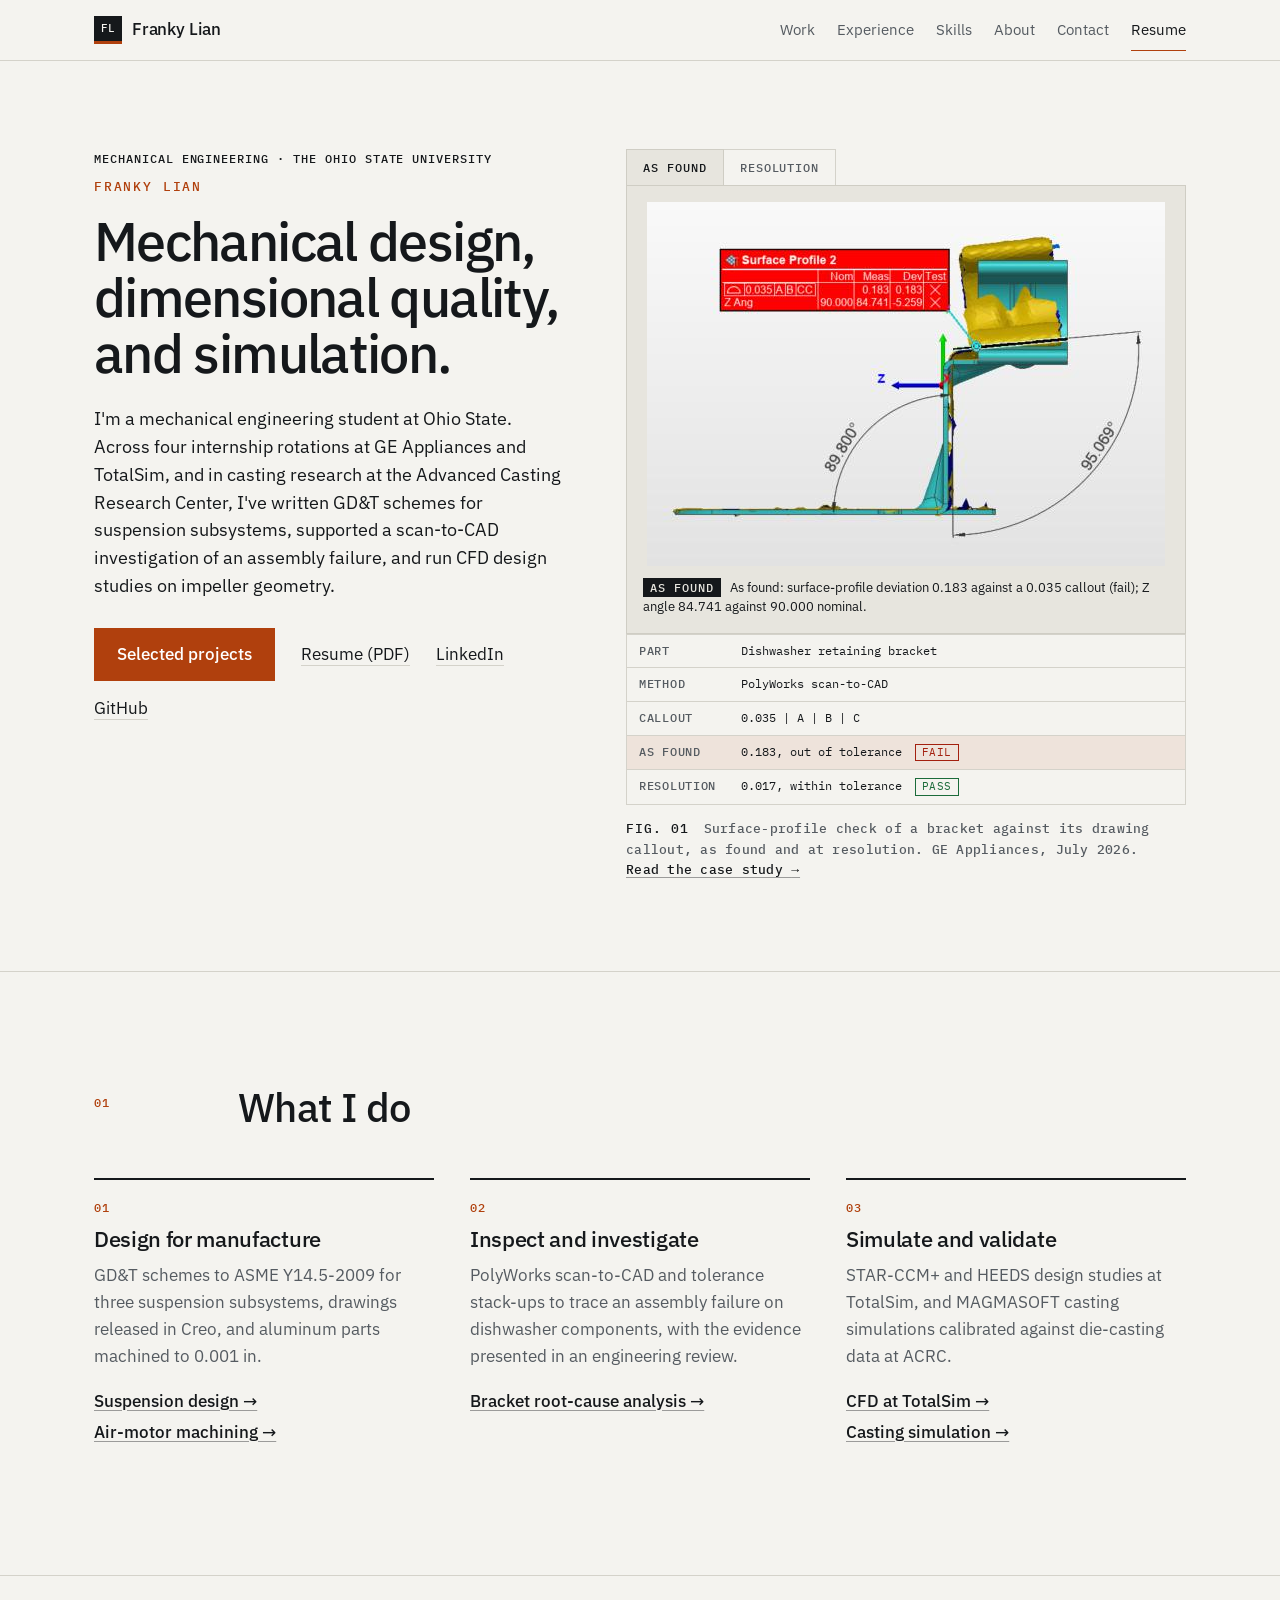
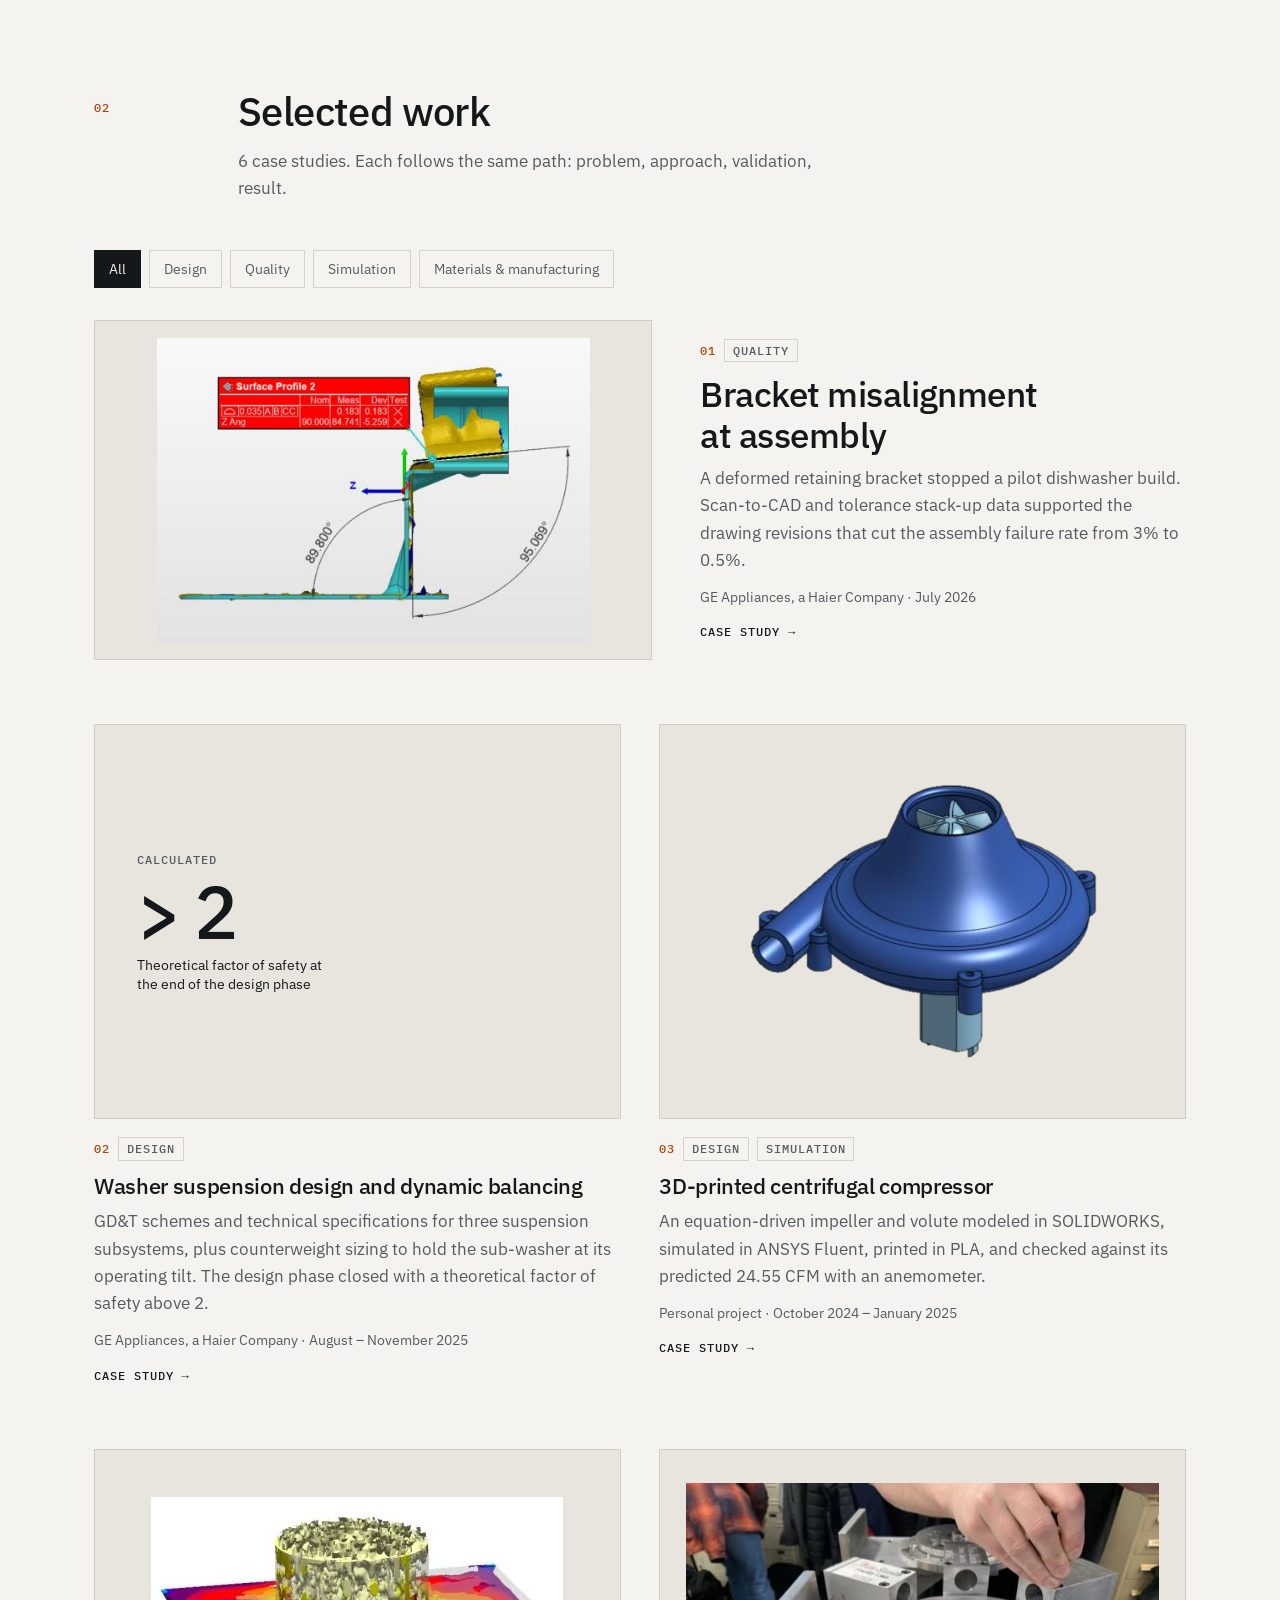
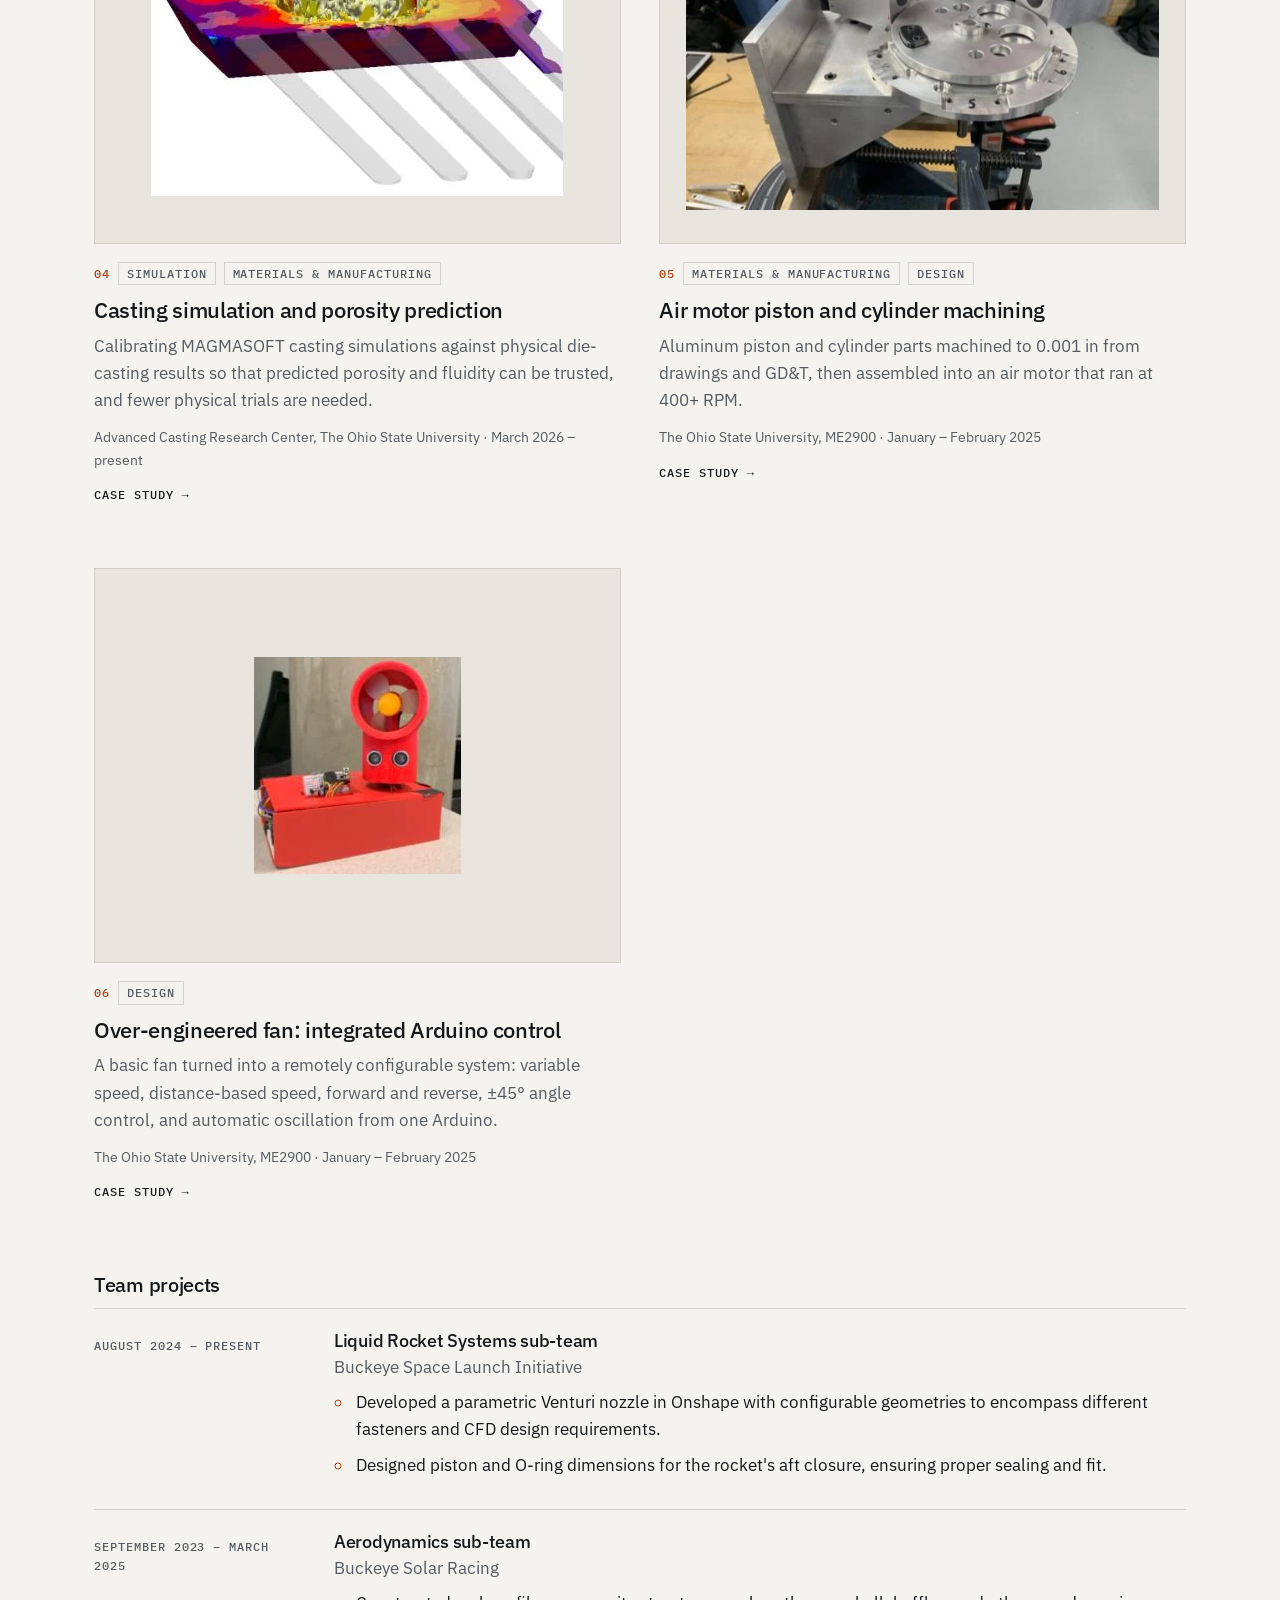
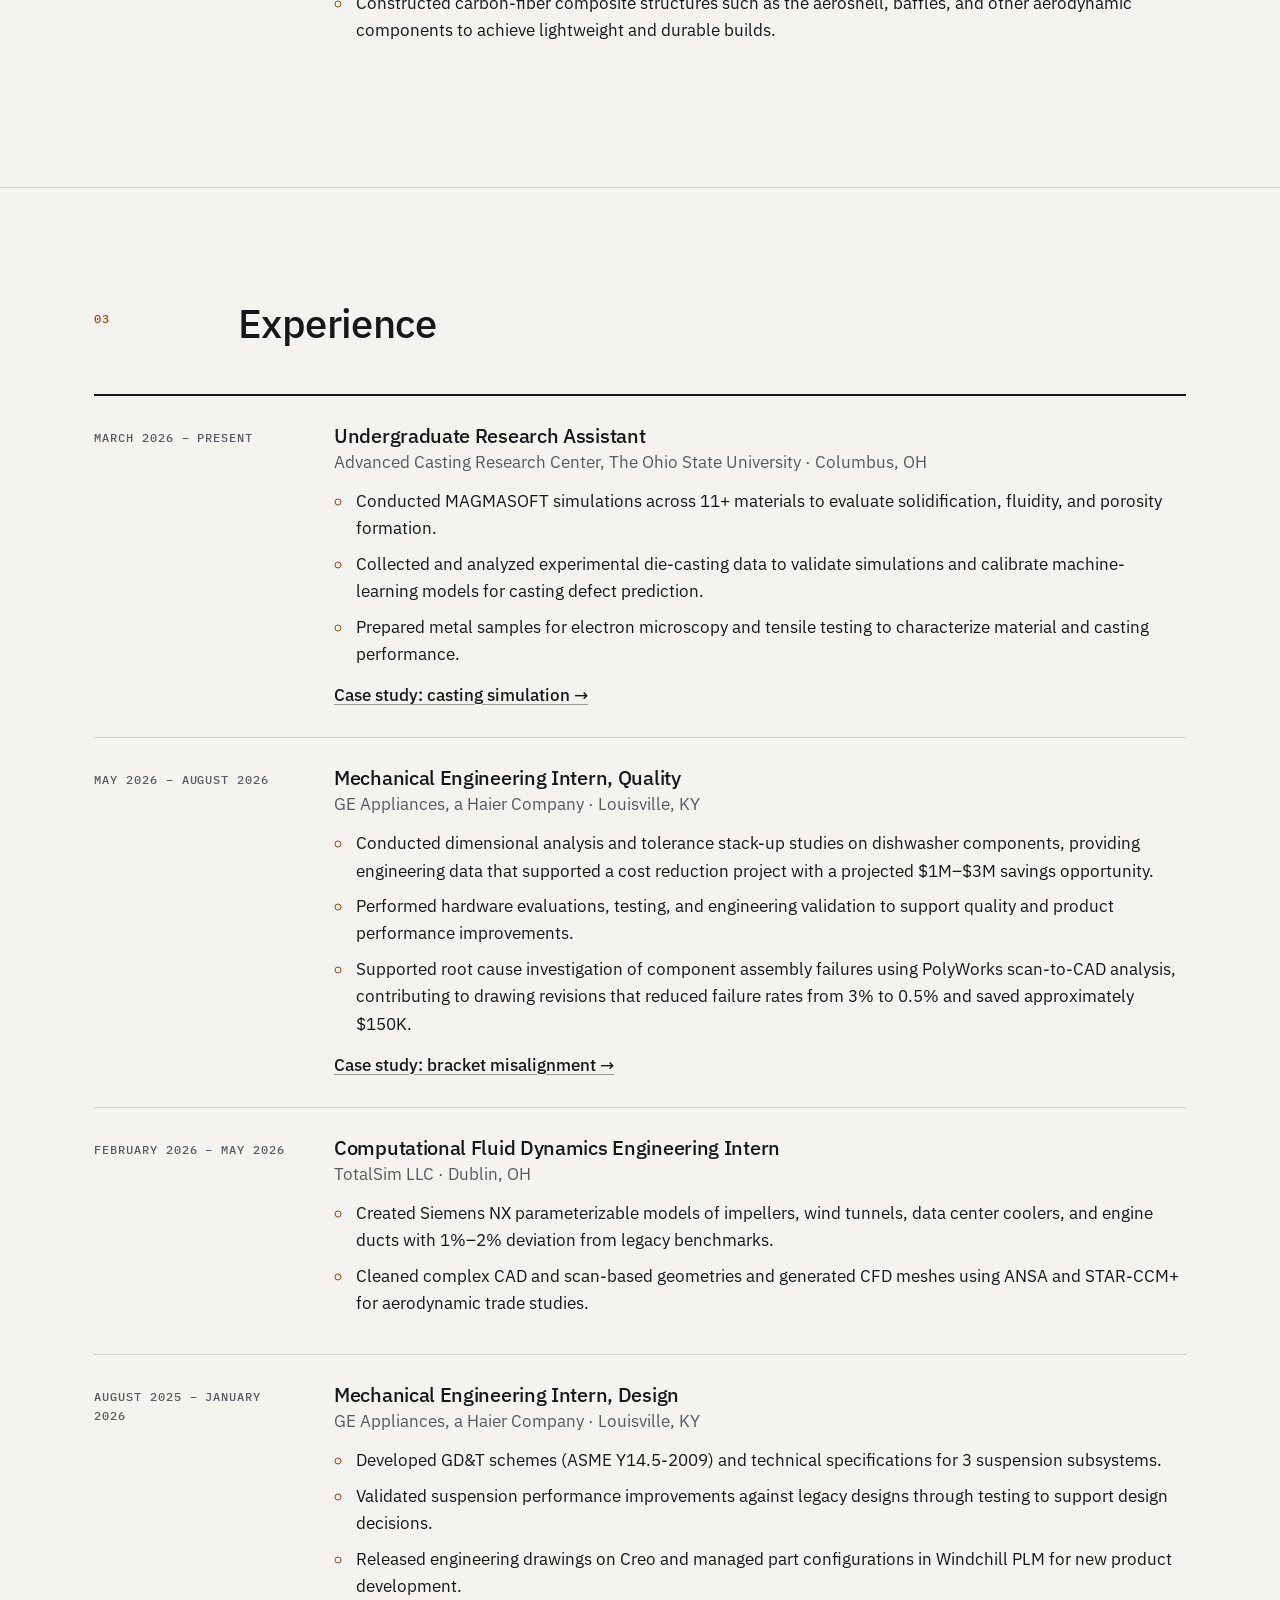
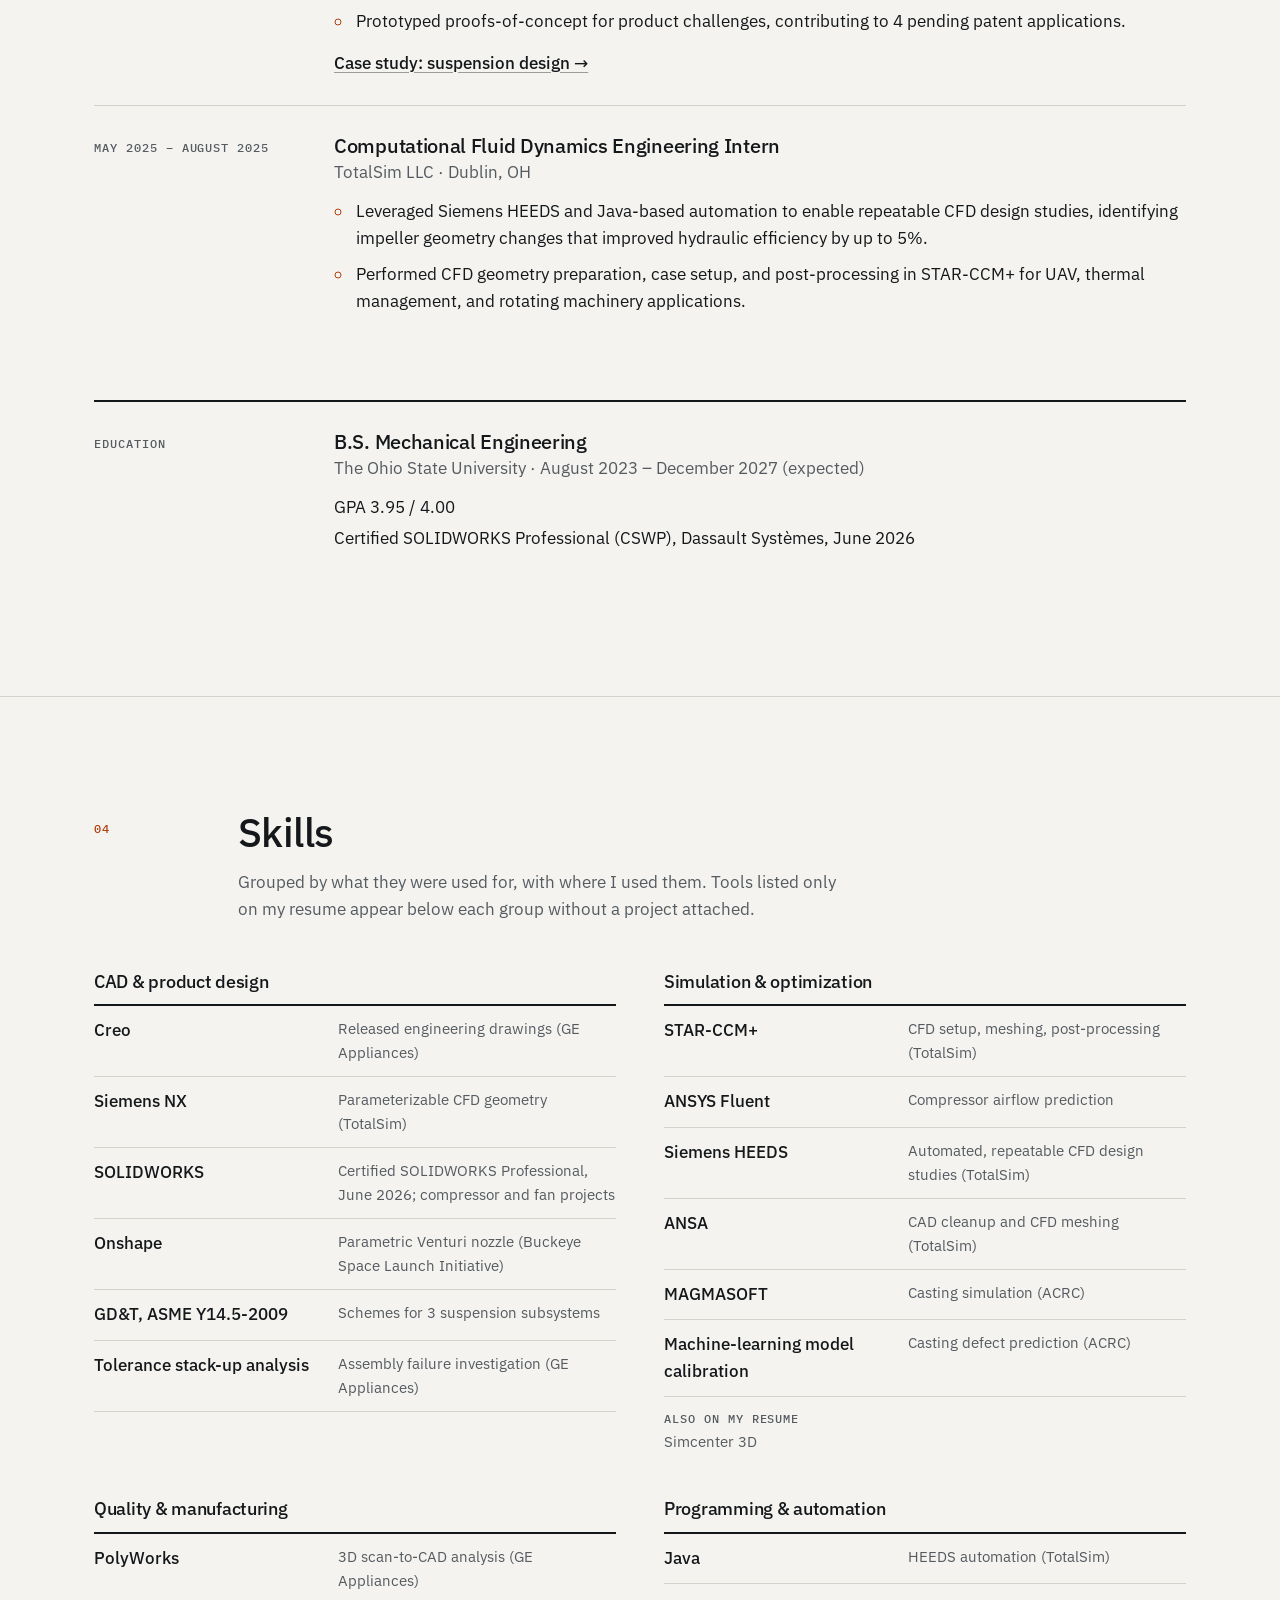
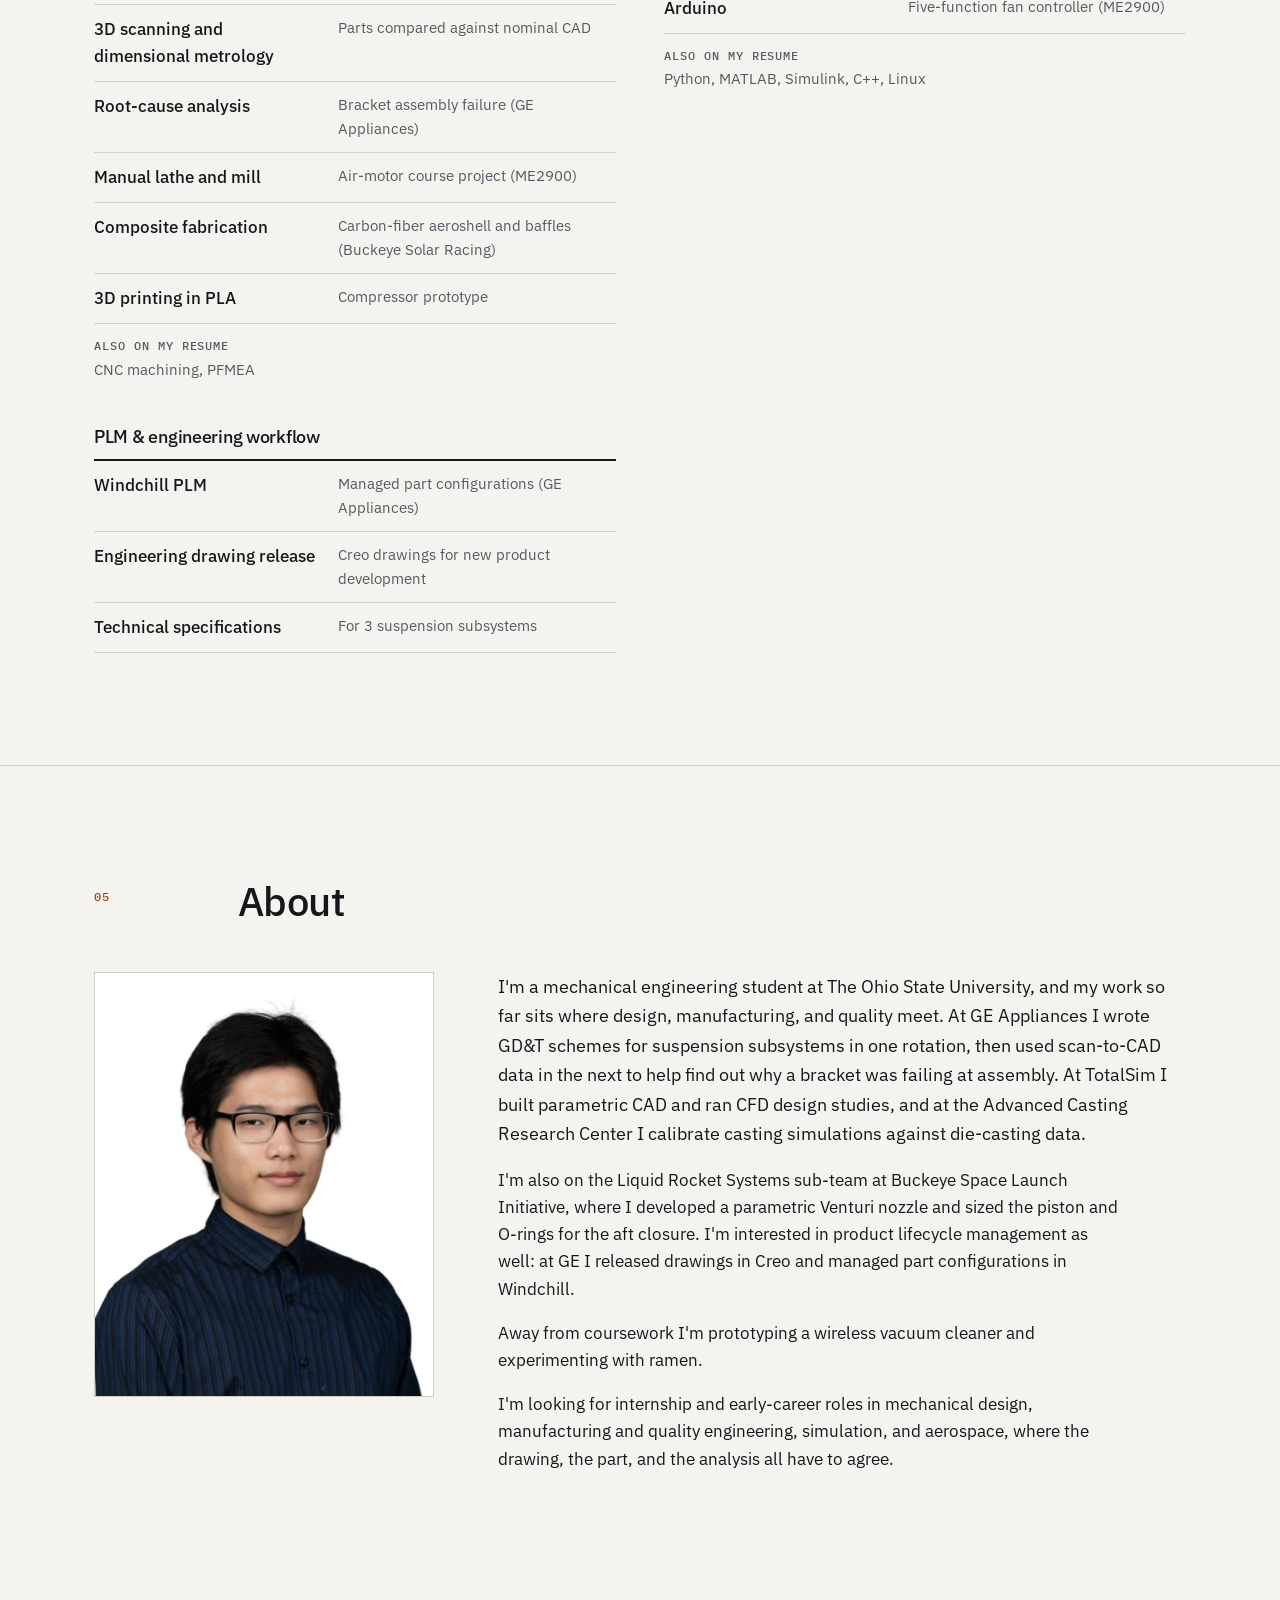
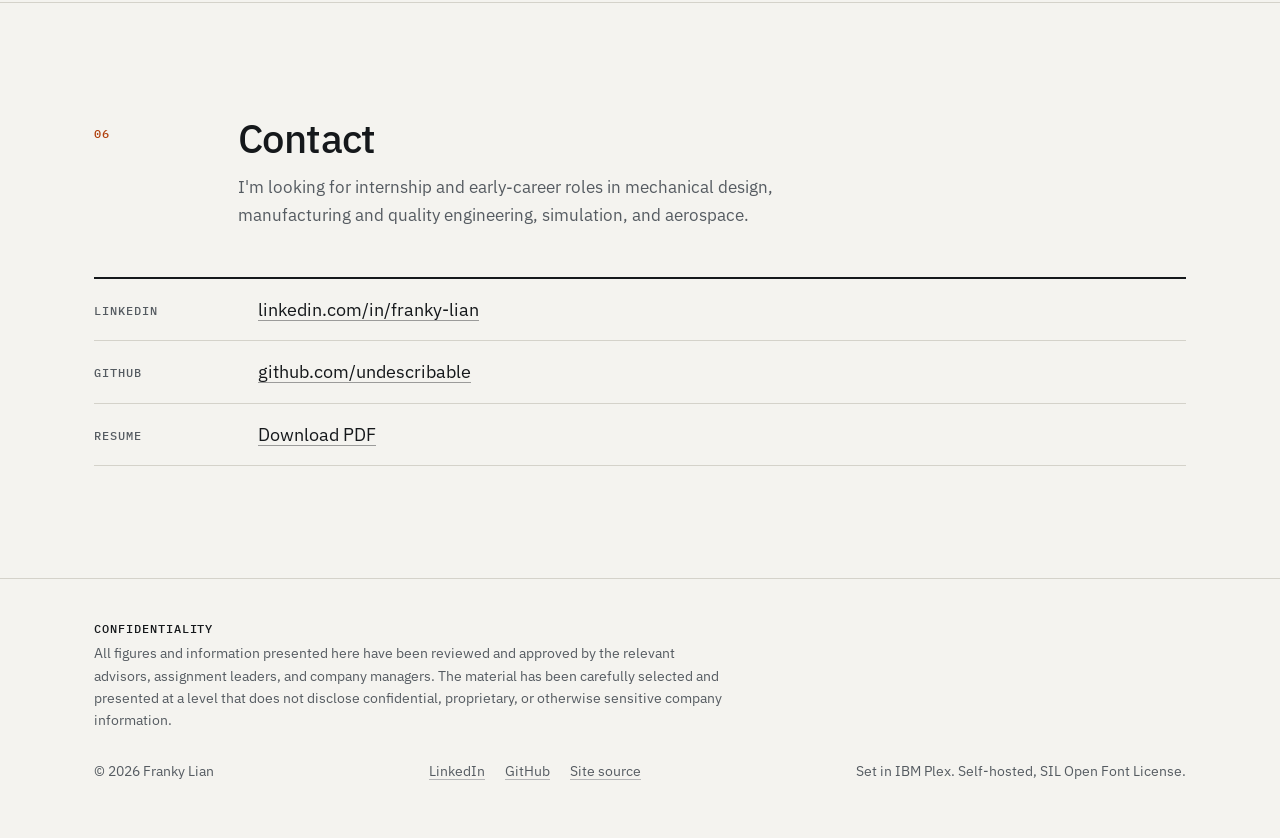
<file: index.html>
<!doctype html>
<html lang="en">
<head>
<meta charset="utf-8">
<meta name="viewport" content="width=device-width, initial-scale=1">
<title>Franky Lian | Mechanical Engineering Portfolio</title>
<meta name="description" content="Mechanical engineering student at Ohio State: GD&amp;T and design, scan-to-CAD failure analysis, CFD, and casting simulation. Case studies and experience.">
<link rel="canonical" href="https://undescribable.github.io/FrankyLian_Portfolio/">
<meta name="color-scheme" content="light dark">
<meta name="theme-color" content="#f4f3ef" media="(prefers-color-scheme: light)">
<meta name="theme-color" content="#101315" media="(prefers-color-scheme: dark)">
<meta property="og:type" content="website">
<meta property="og:site_name" content="Franky Lian">
<meta property="og:title" content="Franky Lian | Mechanical Engineering Portfolio">
<meta property="og:description" content="Mechanical engineering student at Ohio State: GD&amp;T and design, scan-to-CAD failure analysis, CFD, and casting simulation. Case studies and experience.">
<meta property="og:url" content="https://undescribable.github.io/FrankyLian_Portfolio/">
<meta property="og:image" content="https://undescribable.github.io/FrankyLian_Portfolio/assets/og-card.png">
<meta property="og:image:width" content="1200">
<meta property="og:image:height" content="630">
<meta property="og:image:alt" content="Franky Lian, mechanical engineering portfolio">
<meta name="twitter:card" content="summary_large_image">
<link rel="icon" href="assets/favicon.svg" type="image/svg+xml">
<link rel="preload" href="assets/fonts/ibm-plex-sans-latin-400-normal.woff2" as="font" type="font/woff2" crossorigin>
<link rel="preload" href="assets/fonts/ibm-plex-sans-latin-500-normal.woff2" as="font" type="font/woff2" crossorigin>
<link rel="stylesheet" href="assets/css/main.css">
<script type="application/ld+json">{"@context": "https://schema.org", "@type": "Person", "name": "Franky Lian", "url": "https://undescribable.github.io/FrankyLian_Portfolio/", "image": "https://undescribable.github.io/FrankyLian_Portfolio/assets/img/portrait.webp", "jobTitle": "Mechanical engineering student", "affiliation": {"@type": "CollegeOrUniversity", "name": "The Ohio State University"}, "sameAs": ["https://www.linkedin.com/in/franky-lian", "https://github.com/undescribable"]}</script>
</head>
<body>
<a class="skip" href="#main">Skip to content</a>
<header class="site-header">
  <div class="wrap bar">
    <a class="brand" href="index.html"><span class="brand-mark" aria-hidden="true">FL</span><span>Franky Lian</span></a>
    <nav aria-label="Primary"><a href="index.html#work">Work</a><a href="index.html#experience">Experience</a><a href="index.html#skills">Skills</a><a href="index.html#about">About</a><a href="index.html#contact">Contact</a><a class="nav-resume" href="assets/Franky_Lian_Resume.pdf" target="_blank" rel="noopener">Resume</a></nav>
  </div>
</header>
<main id="main"><section class="hero" id="top">
  <div class="wrap hero-grid">
    <div class="hero-copy">
      <p class="eyebrow mono">Mechanical engineering · The Ohio State University</p>
      <h1><span class="name mono">Franky Lian</span><span class="headline">Mechanical design, dimensional quality, and simulation.</span></h1>
      <p class="lede">I&#x27;m a mechanical engineering student at Ohio State. Across four internship rotations at GE Appliances and TotalSim, and in casting research at the Advanced Casting Research Center, I&#x27;ve written GD&amp;T schemes for suspension subsystems, supported a scan-to-CAD investigation of an assembly failure, and run CFD design studies on impeller geometry.</p>
      <p class="hero-actions">
        <a class="btn" href="#work">Selected projects</a>
        <a class="link" href="assets/Franky_Lian_Resume.pdf" target="_blank" rel="noopener">Resume (PDF)</a>
        <a class="link" href="https://www.linkedin.com/in/franky-lian" rel="noopener">LinkedIn</a>
        <a class="link" href="https://github.com/undescribable" rel="noopener">GitHub</a>
      </p>
    </div>
    <figure class="sheet" data-sheet aria-labelledby="sheet-cap">
  <div class="sheet-states"><div class="state is-active" data-tag="As found"><a class="zoom" href="assets/img/bracket/scan-initial.webp" data-caption="As found: surface-profile deviation 0.183 against a 0.035 callout (fail); Z angle 84.741 against 90.000 nominal." data-alt="PolyWorks inspection view of a bent sheet-metal bracket overlaid on its nominal CAD, with a red surface-profile report marking the as-found part out of tolerance." aria-label="View larger: As found scan"><img src="assets/img/bracket/scan-initial.webp" width="518" height="364" alt="PolyWorks inspection view of a bent sheet-metal bracket overlaid on its nominal CAD, with a red surface-profile report marking the as-found part out of tolerance." style="--w:518px;--h:364px" loading="eager" decoding="async" fetchpriority="high"></a><p class="state-cap"><span class="mono tag">As found</span> As found: surface-profile deviation 0.183 against a 0.035 callout (fail); Z angle 84.741 against 90.000 nominal.</p></div><div class="state" data-tag="Resolution"><a class="zoom" href="assets/img/bracket/scan-resolution.webp" data-caption="Resolution: surface-profile deviation 0.017 (pass); Z angle 89.352." data-alt="PolyWorks inspection view of the bracket at resolution, with a surface-profile report showing passing results." aria-label="View larger: Resolution scan"><img src="assets/img/bracket/scan-resolution.webp" width="487" height="344" alt="PolyWorks inspection view of the bracket at resolution, with a surface-profile report showing passing results." style="--w:487px;--h:344px" loading="lazy" decoding="async"></a><p class="state-cap"><span class="mono tag">Resolution</span> Resolution: surface-profile deviation 0.017 (pass); Z angle 89.352.</p></div></div>
  <table class="titleblock"><caption class="sr-only">Inspection summary</caption><tbody><tr><th scope="row">Part</th><td>Dishwasher retaining bracket</td></tr><tr><th scope="row">Method</th><td>PolyWorks scan-to-CAD</td></tr><tr><th scope="row">Callout</th><td>0.035 | A | B | C</td></tr><tr><th scope="row">As found</th><td>0.183, out of tolerance <span class="badge fail">Fail</span></td></tr><tr><th scope="row">Resolution</th><td>0.017, within tolerance <span class="badge pass">Pass</span></td></tr></tbody></table>
  <figcaption id="sheet-cap" class="mono"><span>FIG. 01</span> Surface-profile check of a bracket against its drawing callout, as found and at resolution. GE Appliances, July 2026. <a href="projects/bracket-misalignment.html">Read the case study <span aria-hidden="true">&rarr;</span></a></figcaption>
</figure>
  </div>
</section><section class="section" id="focus" aria-labelledby="focus-h"><div class="wrap">
  <header class="sec-head"><p class="idx mono">01</p><div><h2 id="focus-h">What I do</h2></div></header>
  <ol class="pillars"><li><p class="mono pn">01</p><h3>Design for manufacture</h3><p>GD&amp;T schemes to ASME Y14.5-2009 for three suspension subsystems, drawings released in Creo, and aluminum parts machined to 0.001 in.</p><p class="plinks"><a href="projects/washer-suspension.html">Suspension design <span aria-hidden="true">&rarr;</span></a><a href="projects/air-motor-machining.html">Air-motor machining <span aria-hidden="true">&rarr;</span></a></p></li><li><p class="mono pn">02</p><h3>Inspect and investigate</h3><p>PolyWorks scan-to-CAD and tolerance stack-ups to trace an assembly failure on dishwasher components, with the evidence presented in an engineering review.</p><p class="plinks"><a href="projects/bracket-misalignment.html">Bracket root-cause analysis <span aria-hidden="true">&rarr;</span></a></p></li><li><p class="mono pn">03</p><h3>Simulate and validate</h3><p>STAR-CCM+ and HEEDS design studies at TotalSim, and MAGMASOFT casting simulations calibrated against die-casting data at ACRC.</p><p class="plinks"><a href="#exp-totalsim-2026">CFD at TotalSim <span aria-hidden="true">&rarr;</span></a><a href="projects/casting-simulation.html">Casting simulation <span aria-hidden="true">&rarr;</span></a></p></li></ol>
</div></section><section class="section" id="work" aria-labelledby="work-h"><div class="wrap">
  <header class="sec-head"><p class="idx mono">02</p><div><h2 id="work-h">Selected work</h2><p class="sec-intro">6 case studies. Each follows the same path: problem, approach, validation, result.</p></div></header>
  <div class="filters" role="group" aria-label="Filter projects by category"><button type="button" class="filter is-active" data-filter="all" aria-pressed="true">All</button><button type="button" class="filter" data-filter="design" aria-pressed="false">Design</button><button type="button" class="filter" data-filter="quality" aria-pressed="false">Quality</button><button type="button" class="filter" data-filter="simulation" aria-pressed="false">Simulation</button><button type="button" class="filter" data-filter="manufacturing" aria-pressed="false">Materials &amp; manufacturing</button></div>
  <p class="sr-only" id="filter-status" aria-live="polite"></p>
  <div class="cards" id="cards"><article class="card feature" data-cats="quality">
  <div class="plate"><img src="assets/img/bracket/scan-initial.webp" width="518" height="364" alt="" style="--w:518px;--h:364px" loading="lazy" decoding="async"></div>
  <div class="card-body">
    <p class="card-top mono"><span>01</span><span class="chip mono">Quality</span></p>
    <h3><a href="projects/bracket-misalignment.html">Bracket misalignment at assembly</a></h3>
    <p class="card-sum">A deformed retaining bracket stopped a pilot dishwasher build. Scan-to-CAD and tolerance stack-up data supported the drawing revisions that cut the assembly failure rate from 3% to 0.5%.</p>
    <p class="card-meta">GE Appliances, a Haier Company <span aria-hidden="true">&middot;</span> July 2026</p>
    <p class="card-cta mono" aria-hidden="true">Case study <span class="arrow">&rarr;</span></p>
  </div>
</article><article class="card" data-cats="design">
  <div class="plate plate-stat"><span class="mono">Calculated</span><strong>&gt; 2</strong><span class="stat-label">Theoretical factor of safety at the end of the design phase</span></div>
  <div class="card-body">
    <p class="card-top mono"><span>02</span><span class="chip mono">Design</span></p>
    <h3><a href="projects/washer-suspension.html">Washer suspension design and dynamic balancing</a></h3>
    <p class="card-sum">GD&amp;T schemes and technical specifications for three suspension subsystems, plus counterweight sizing to hold the sub-washer at its operating tilt. The design phase closed with a theoretical factor of safety above 2.</p>
    <p class="card-meta">GE Appliances, a Haier Company <span aria-hidden="true">&middot;</span> August – November 2025</p>
    <p class="card-cta mono" aria-hidden="true">Case study <span class="arrow">&rarr;</span></p>
  </div>
</article><article class="card" data-cats="design simulation">
  <div class="plate"><img src="assets/img/compressor/assembly-cad.webp" width="367" height="344" alt="" style="--w:367px;--h:344px" loading="lazy" decoding="async"></div>
  <div class="card-body">
    <p class="card-top mono"><span>03</span><span class="chip mono">Design</span><span class="chip mono">Simulation</span></p>
    <h3><a href="projects/centrifugal-compressor.html">3D-printed centrifugal compressor</a></h3>
    <p class="card-sum">An equation-driven impeller and volute modeled in SOLIDWORKS, simulated in ANSYS Fluent, printed in PLA, and checked against its predicted 24.55 CFM with an anemometer.</p>
    <p class="card-meta">Personal project <span aria-hidden="true">&middot;</span> October 2024 – January 2025</p>
    <p class="card-cta mono" aria-hidden="true">Case study <span class="arrow">&rarr;</span></p>
  </div>
</article><article class="card" data-cats="simulation manufacturing">
  <div class="plate"><img src="assets/img/casting/simulation-output.webp" width="412" height="299" alt="" style="--w:412px;--h:299px" loading="lazy" decoding="async"></div>
  <div class="card-body">
    <p class="card-top mono"><span>04</span><span class="chip mono">Simulation</span><span class="chip mono">Materials &amp; manufacturing</span></p>
    <h3><a href="projects/casting-simulation.html">Casting simulation and porosity prediction</a></h3>
    <p class="card-sum">Calibrating MAGMASOFT casting simulations against physical die-casting results so that predicted porosity and fluidity can be trusted, and fewer physical trials are needed.</p>
    <p class="card-meta">Advanced Casting Research Center, The Ohio State University <span aria-hidden="true">&middot;</span> March 2026 – present</p>
    <p class="card-cta mono" aria-hidden="true">Case study <span class="arrow">&rarr;</span></p>
  </div>
</article><article class="card" data-cats="manufacturing design">
  <div class="plate"><img src="assets/img/air-motor/subassembly.webp" width="566" height="392" alt="" style="--w:566px;--h:392px" loading="lazy" decoding="async"></div>
  <div class="card-body">
    <p class="card-top mono"><span>05</span><span class="chip mono">Materials &amp; manufacturing</span><span class="chip mono">Design</span></p>
    <h3><a href="projects/air-motor-machining.html">Air motor piston and cylinder machining</a></h3>
    <p class="card-sum">Aluminum piston and cylinder parts machined to 0.001 in from drawings and GD&amp;T, then assembled into an air motor that ran at 400+ RPM.</p>
    <p class="card-meta">The Ohio State University, ME2900 <span aria-hidden="true">&middot;</span> January – February 2025</p>
    <p class="card-cta mono" aria-hidden="true">Case study <span class="arrow">&rarr;</span></p>
  </div>
</article><article class="card" data-cats="design">
  <div class="plate"><img src="assets/img/fan/finished-prototype.webp" width="207" height="217" alt="" style="--w:207px;--h:217px" loading="lazy" decoding="async"></div>
  <div class="card-body">
    <p class="card-top mono"><span>06</span><span class="chip mono">Design</span></p>
    <h3><a href="projects/arduino-fan.html">Over-engineered fan: integrated Arduino control</a></h3>
    <p class="card-sum">A basic fan turned into a remotely configurable system: variable speed, distance-based speed, forward and reverse, ±45° angle control, and automatic oscillation from one Arduino.</p>
    <p class="card-meta">The Ohio State University, ME2900 <span aria-hidden="true">&middot;</span> January – February 2025</p>
    <p class="card-cta mono" aria-hidden="true">Case study <span class="arrow">&rarr;</span></p>
  </div>
</article></div>
  <h3 class="sub-h">Team projects</h3>
  <ul class="team-list"><li class="team"><p class="mono dates">August 2024 – present</p><div><h4>Liquid Rocket Systems sub-team</h4><p class="org">Buckeye Space Launch Initiative</p><ul><li>Developed a parametric Venturi nozzle in Onshape with configurable geometries to encompass different fasteners and CFD design requirements.</li><li>Designed piston and O-ring dimensions for the rocket's aft closure, ensuring proper sealing and fit.</li></ul></div></li><li class="team"><p class="mono dates">September 2023 – March 2025</p><div><h4>Aerodynamics sub-team</h4><p class="org">Buckeye Solar Racing</p><ul><li>Constructed carbon-fiber composite structures such as the aeroshell, baffles, and other aerodynamic components to achieve lightweight and durable builds.</li></ul></div></li></ul>
</div></section><section class="section" id="experience" aria-labelledby="exp-h"><div class="wrap">
  <header class="sec-head"><p class="idx mono">03</p><div><h2 id="exp-h">Experience</h2></div></header>
  <ol class="timeline"><li class="job" id="exp-acrc"><p class="mono dates">March 2026 – present</p><div><h3>Undergraduate Research Assistant</h3><p class="org">Advanced Casting Research Center, The Ohio State University <span aria-hidden="true">&middot;</span> Columbus, OH</p><ul><li>Conducted MAGMASOFT simulations across 11+ materials to evaluate solidification, fluidity, and porosity formation.</li><li>Collected and analyzed experimental die-casting data to validate simulations and calibrate machine-learning models for casting defect prediction.</li><li>Prepared metal samples for electron microscopy and tensile testing to characterize material and casting performance.</li></ul><p class="rel"><a href="projects/casting-simulation.html">Case study: casting simulation <span aria-hidden="true">&rarr;</span></a></p></div></li><li class="job" id="exp-ge-quality"><p class="mono dates">May 2026 – August 2026</p><div><h3>Mechanical Engineering Intern, Quality</h3><p class="org">GE Appliances, a Haier Company <span aria-hidden="true">&middot;</span> Louisville, KY</p><ul><li>Conducted dimensional analysis and tolerance stack-up studies on dishwasher components, providing engineering data that supported a cost reduction project with a projected $1M–$3M savings opportunity.</li><li>Performed hardware evaluations, testing, and engineering validation to support quality and product performance improvements.</li><li>Supported root cause investigation of component assembly failures using PolyWorks scan-to-CAD analysis, contributing to drawing revisions that reduced failure rates from 3% to 0.5% and saved approximately $150K.</li></ul><p class="rel"><a href="projects/bracket-misalignment.html">Case study: bracket misalignment <span aria-hidden="true">&rarr;</span></a></p></div></li><li class="job" id="exp-totalsim-2026"><p class="mono dates">February 2026 – May 2026</p><div><h3>Computational Fluid Dynamics Engineering Intern</h3><p class="org">TotalSim LLC <span aria-hidden="true">&middot;</span> Dublin, OH</p><ul><li>Created Siemens NX parameterizable models of impellers, wind tunnels, data center coolers, and engine ducts with 1%–2% deviation from legacy benchmarks.</li><li>Cleaned complex CAD and scan-based geometries and generated CFD meshes using ANSA and STAR-CCM+ for aerodynamic trade studies.</li></ul></div></li><li class="job" id="exp-ge-design"><p class="mono dates">August 2025 – January 2026</p><div><h3>Mechanical Engineering Intern, Design</h3><p class="org">GE Appliances, a Haier Company <span aria-hidden="true">&middot;</span> Louisville, KY</p><ul><li>Developed GD&amp;T schemes (ASME Y14.5-2009) and technical specifications for 3 suspension subsystems.</li><li>Validated suspension performance improvements against legacy designs through testing to support design decisions.</li><li>Released engineering drawings on Creo and managed part configurations in Windchill PLM for new product development.</li><li>Prototyped proofs-of-concept for product challenges, contributing to 4 pending patent applications.</li></ul><p class="rel"><a href="projects/washer-suspension.html">Case study: suspension design <span aria-hidden="true">&rarr;</span></a></p></div></li><li class="job" id="exp-totalsim-2025"><p class="mono dates">May 2025 – August 2025</p><div><h3>Computational Fluid Dynamics Engineering Intern</h3><p class="org">TotalSim LLC <span aria-hidden="true">&middot;</span> Dublin, OH</p><ul><li>Leveraged Siemens HEEDS and Java-based automation to enable repeatable CFD design studies, identifying impeller geometry changes that improved hydraulic efficiency by up to 5%.</li><li>Performed CFD geometry preparation, case setup, and post-processing in STAR-CCM+ for UAV, thermal management, and rotating machinery applications.</li></ul></div></li></ol>
  <div class="edu">
    <p class="mono dates">Education</p>
    <div><h3>B.S. Mechanical Engineering</h3><p class="org">The Ohio State University <span aria-hidden="true">&middot;</span> August 2023 – December 2027 (expected)</p>
    <p>GPA 3.95 / 4.00</p><p>Certified SOLIDWORKS Professional (CSWP), Dassault Systèmes, June 2026</p></div>
  </div>
</div></section><section class="section" id="skills" aria-labelledby="skills-h"><div class="wrap">
  <header class="sec-head"><p class="idx mono">04</p><div><h2 id="skills-h">Skills</h2><p class="sec-intro">Grouped by what they were used for, with where I used them. Tools listed only on my resume appear below each group without a project attached.</p></div></header>
  <div class="skills"><section class="skill-group"><h3>CAD &amp; product design</h3><dl><div><dt>Creo</dt><dd>Released engineering drawings (GE Appliances)</dd></div><div><dt>Siemens NX</dt><dd>Parameterizable CFD geometry (TotalSim)</dd></div><div><dt>SOLIDWORKS</dt><dd>Certified SOLIDWORKS Professional, June 2026; compressor and fan projects</dd></div><div><dt>Onshape</dt><dd>Parametric Venturi nozzle (Buckeye Space Launch Initiative)</dd></div><div><dt>GD&amp;T, ASME Y14.5-2009</dt><dd>Schemes for 3 suspension subsystems</dd></div><div><dt>Tolerance stack-up analysis</dt><dd>Assembly failure investigation (GE Appliances)</dd></div></dl></section><section class="skill-group"><h3>Simulation &amp; optimization</h3><dl><div><dt>STAR-CCM+</dt><dd>CFD setup, meshing, post-processing (TotalSim)</dd></div><div><dt>ANSYS Fluent</dt><dd>Compressor airflow prediction</dd></div><div><dt>Siemens HEEDS</dt><dd>Automated, repeatable CFD design studies (TotalSim)</dd></div><div><dt>ANSA</dt><dd>CAD cleanup and CFD meshing (TotalSim)</dd></div><div><dt>MAGMASOFT</dt><dd>Casting simulation (ACRC)</dd></div><div><dt>Machine-learning model calibration</dt><dd>Casting defect prediction (ACRC)</dd></div></dl><p class="also"><span class="mono">Also on my resume</span> Simcenter 3D</p></section><section class="skill-group"><h3>Quality &amp; manufacturing</h3><dl><div><dt>PolyWorks</dt><dd>3D scan-to-CAD analysis (GE Appliances)</dd></div><div><dt>3D scanning and dimensional metrology</dt><dd>Parts compared against nominal CAD</dd></div><div><dt>Root-cause analysis</dt><dd>Bracket assembly failure (GE Appliances)</dd></div><div><dt>Manual lathe and mill</dt><dd>Air-motor course project (ME2900)</dd></div><div><dt>Composite fabrication</dt><dd>Carbon-fiber aeroshell and baffles (Buckeye Solar Racing)</dd></div><div><dt>3D printing in PLA</dt><dd>Compressor prototype</dd></div></dl><p class="also"><span class="mono">Also on my resume</span> CNC machining, PFMEA</p></section><section class="skill-group"><h3>Programming &amp; automation</h3><dl><div><dt>Java</dt><dd>HEEDS automation (TotalSim)</dd></div><div><dt>Arduino</dt><dd>Five-function fan controller (ME2900)</dd></div></dl><p class="also"><span class="mono">Also on my resume</span> Python, MATLAB, Simulink, C++, Linux</p></section><section class="skill-group"><h3>PLM &amp; engineering workflow</h3><dl><div><dt>Windchill PLM</dt><dd>Managed part configurations (GE Appliances)</dd></div><div><dt>Engineering drawing release</dt><dd>Creo drawings for new product development</dd></div><div><dt>Technical specifications</dt><dd>For 3 suspension subsystems</dd></div></dl></section></div>
</div></section><section class="section" id="about" aria-labelledby="about-h"><div class="wrap">
  <header class="sec-head"><p class="idx mono">05</p><div><h2 id="about-h">About</h2></div></header>
  <div class="about">
    <div class="portrait plate"><img src="assets/img/portrait.webp" width="758" height="948" alt="Portrait of Franky Lian in a dark blue striped shirt." style="--w:758px;--h:948px" loading="lazy" decoding="async"></div>
    <div class="prose"><p>I'm a mechanical engineering student at The Ohio State University, and my work so far sits where design, manufacturing, and quality meet. At GE Appliances I wrote GD&amp;T schemes for suspension subsystems in one rotation, then used scan-to-CAD data in the next to help find out why a bracket was failing at assembly. At TotalSim I built parametric CAD and ran CFD design studies, and at the Advanced Casting Research Center I calibrate casting simulations against die-casting data.</p><p>I'm also on the Liquid Rocket Systems sub-team at Buckeye Space Launch Initiative, where I developed a parametric Venturi nozzle and sized the piston and O-rings for the aft closure. I'm interested in product lifecycle management as well: at GE I released drawings in Creo and managed part configurations in Windchill.</p><p>Away from coursework I'm prototyping a wireless vacuum cleaner and experimenting with ramen.</p><p>I'm looking for internship and early-career roles in mechanical design, manufacturing and quality engineering, simulation, and aerospace, where the drawing, the part, and the analysis all have to agree.</p></div>
  </div>
</div></section><section class="section" id="contact" aria-labelledby="contact-h"><div class="wrap">
  <header class="sec-head"><p class="idx mono">06</p><div><h2 id="contact-h">Contact</h2><p class="sec-intro">I'm looking for internship and early-career roles in mechanical design, manufacturing and quality engineering, simulation, and aerospace.</p></div></header>
  <ul class="contact-list">
    <li><span class="mono">LinkedIn</span><a href="https://www.linkedin.com/in/franky-lian" rel="noopener">linkedin.com/in/franky-lian</a></li>
    <li><span class="mono">GitHub</span><a href="https://github.com/undescribable" rel="noopener">github.com/undescribable</a></li>
    <li><span class="mono">Resume</span><a href="assets/Franky_Lian_Resume.pdf" target="_blank" rel="noopener">Download PDF</a></li>
  </ul>
</div></section></main><footer class="site-footer">
  <div class="wrap">
    <p class="conf"><span class="mono">Confidentiality</span> All figures and information presented here have been reviewed and approved by the relevant advisors, assignment leaders, and company managers. The material has been carefully selected and presented at a level that does not disclose confidential, proprietary, or otherwise sensitive company information.</p>
    <div class="foot-row">
      <p>&copy; 2026 Franky Lian</p>
      <p class="foot-links">
        <a href="https://www.linkedin.com/in/franky-lian" rel="noopener">LinkedIn</a>
        <a href="https://github.com/undescribable" rel="noopener">GitHub</a>
        <a href="https://github.com/undescribable/FrankyLian_Portfolio" rel="noopener">Site source</a>
      </p>
      <p class="muted">Set in IBM Plex. Self-hosted, SIL Open Font License.</p>
    </div>
  </div>
</footer>
<dialog id="lightbox" aria-label="Image viewer">
  <figure>
    <img alt="">
    <figcaption></figcaption>
  </figure>
  <button type="button" class="lb-close" aria-label="Close image viewer">Close</button>
</dialog>
<script src="assets/js/main.js" defer></script>
</body>
</html>
</file>
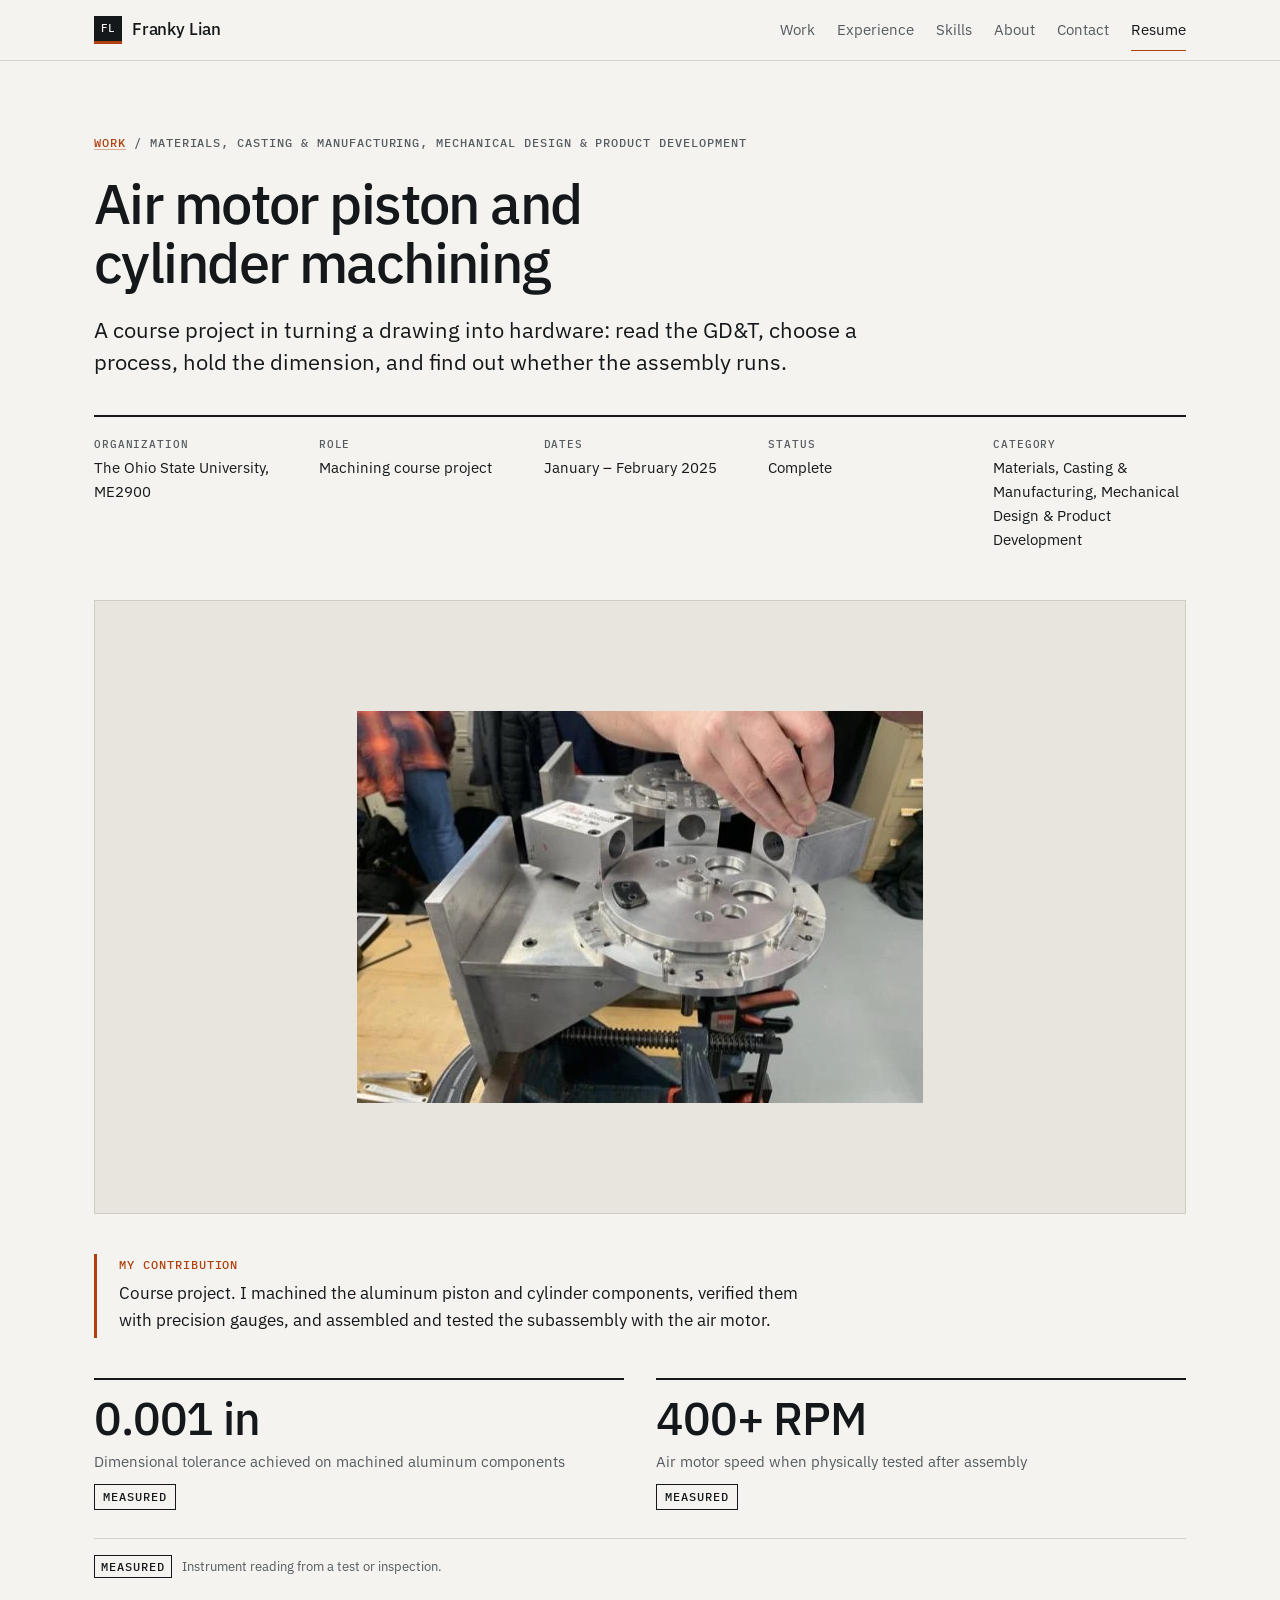
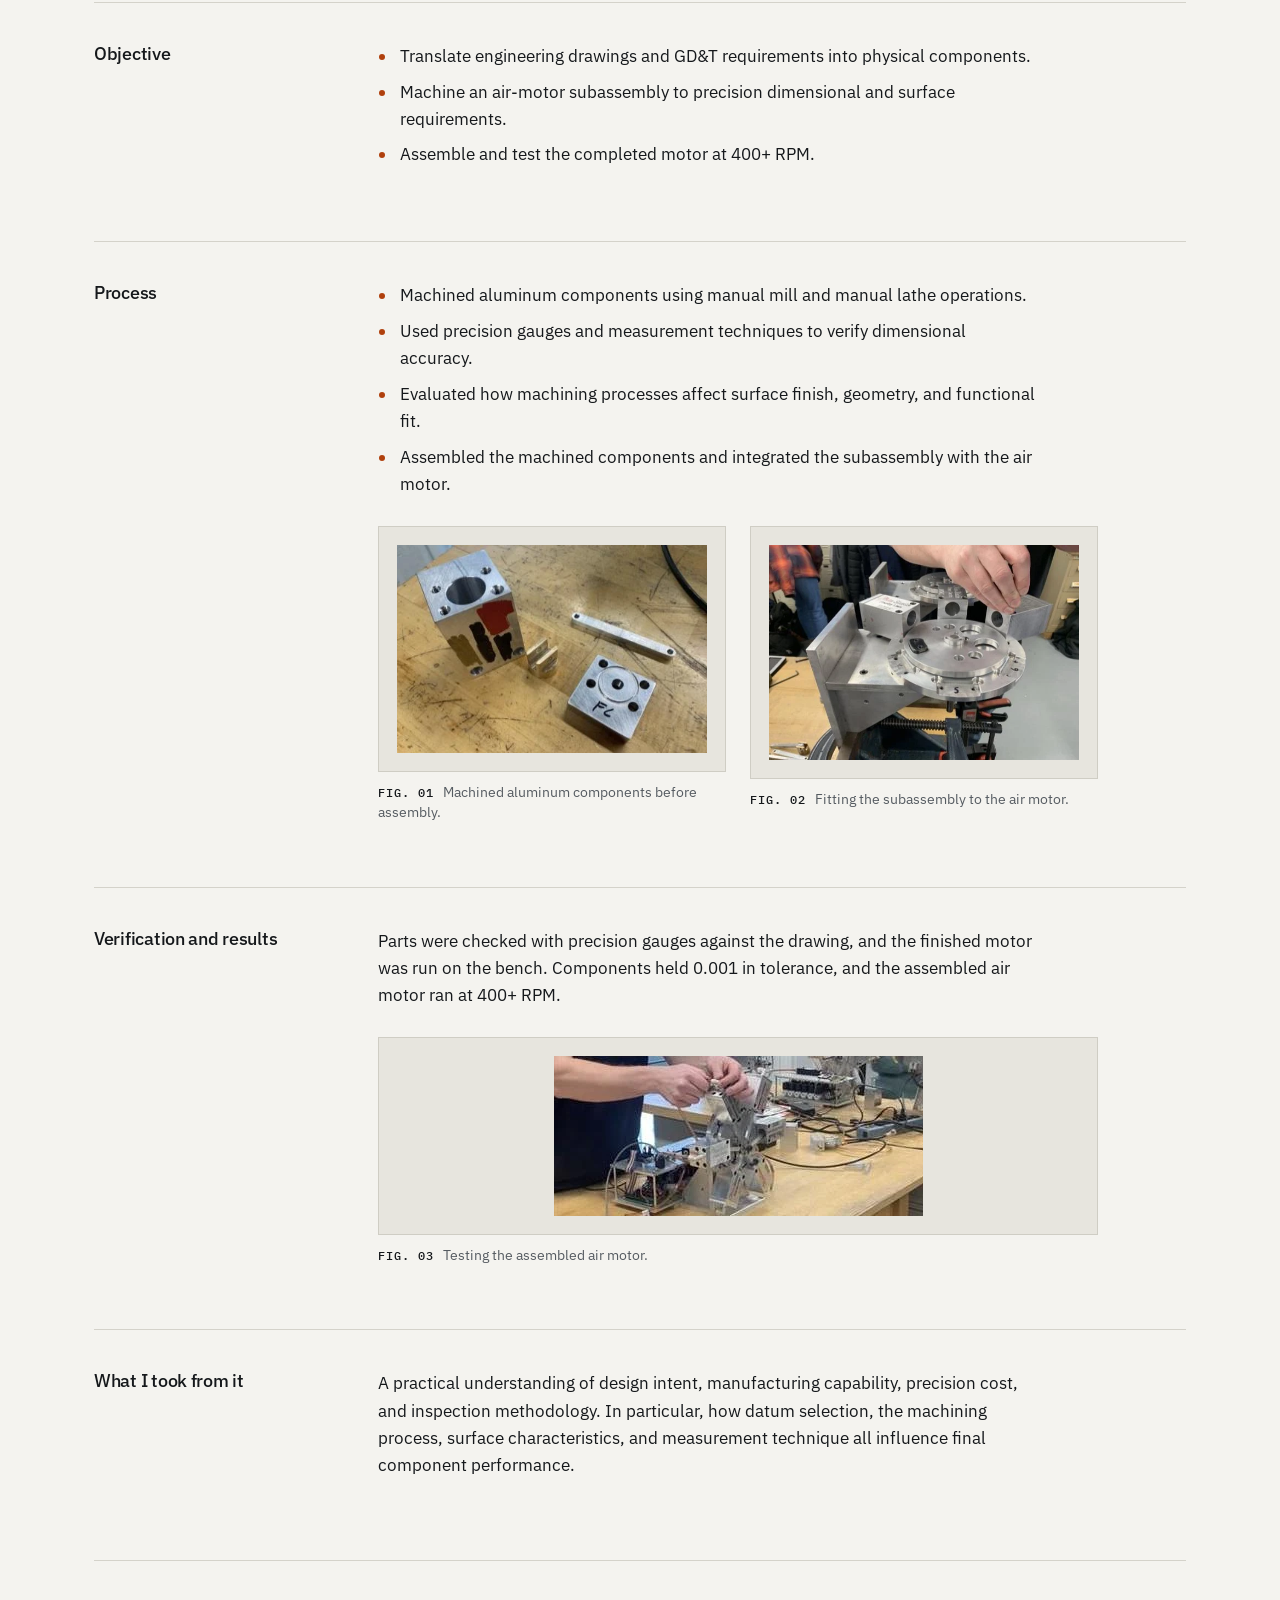
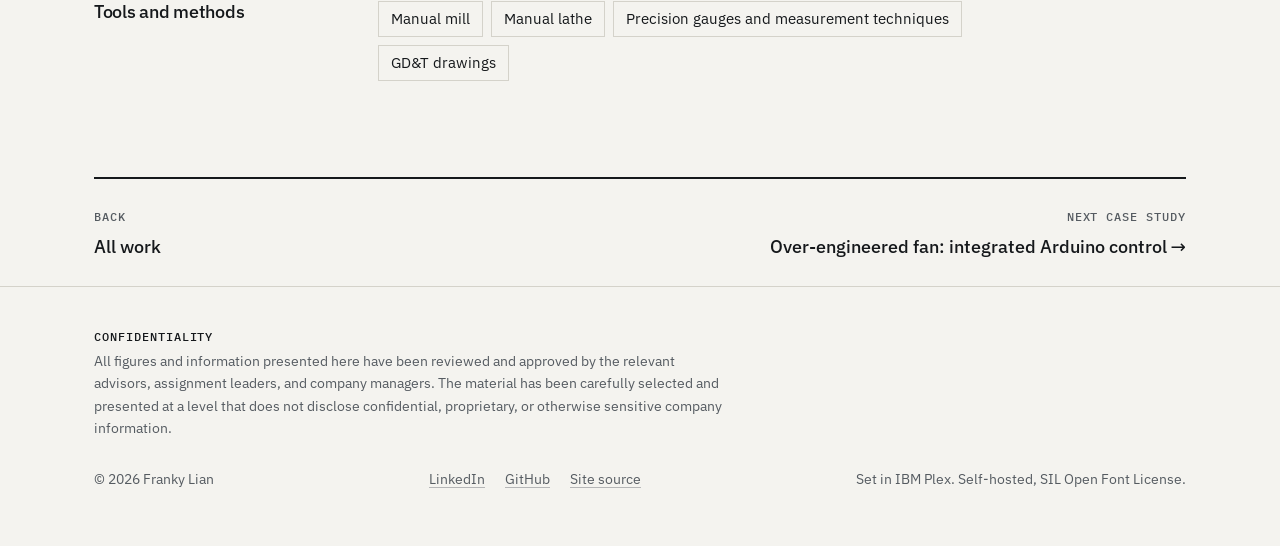
<file: projects/air-motor-machining.html>
<!doctype html>
<html lang="en">
<head>
<meta charset="utf-8">
<meta name="viewport" content="width=device-width, initial-scale=1">
<title>Air motor piston and cylinder machining | Franky Lian</title>
<meta name="description" content="A course project in turning a drawing into hardware: read the GD&amp;T, choose a process, hold the dimension, and find out whether the assembly runs.">
<link rel="canonical" href="https://undescribable.github.io/FrankyLian_Portfolio/projects/air-motor-machining.html">
<meta name="color-scheme" content="light dark">
<meta name="theme-color" content="#f4f3ef" media="(prefers-color-scheme: light)">
<meta name="theme-color" content="#101315" media="(prefers-color-scheme: dark)">
<meta property="og:type" content="website">
<meta property="og:site_name" content="Franky Lian">
<meta property="og:title" content="Air motor piston and cylinder machining">
<meta property="og:description" content="A course project in turning a drawing into hardware: read the GD&amp;T, choose a process, hold the dimension, and find out whether the assembly runs.">
<meta property="og:url" content="https://undescribable.github.io/FrankyLian_Portfolio/projects/air-motor-machining.html">
<meta property="og:image" content="https://undescribable.github.io/FrankyLian_Portfolio/assets/og-card.png">
<meta property="og:image:width" content="1200">
<meta property="og:image:height" content="630">
<meta property="og:image:alt" content="Franky Lian, mechanical engineering portfolio">
<meta name="twitter:card" content="summary_large_image">
<link rel="icon" href="../assets/favicon.svg" type="image/svg+xml">
<link rel="preload" href="../assets/fonts/ibm-plex-sans-latin-400-normal.woff2" as="font" type="font/woff2" crossorigin>
<link rel="preload" href="../assets/fonts/ibm-plex-sans-latin-500-normal.woff2" as="font" type="font/woff2" crossorigin>
<link rel="stylesheet" href="../assets/css/main.css">
<script type="application/ld+json">{"@context": "https://schema.org", "@type": "Person", "name": "Franky Lian", "url": "https://undescribable.github.io/FrankyLian_Portfolio/", "image": "https://undescribable.github.io/FrankyLian_Portfolio/assets/img/portrait.webp", "jobTitle": "Mechanical engineering student", "affiliation": {"@type": "CollegeOrUniversity", "name": "The Ohio State University"}, "sameAs": ["https://www.linkedin.com/in/franky-lian", "https://github.com/undescribable"]}</script>
</head>
<body>
<a class="skip" href="#main">Skip to content</a>
<header class="site-header">
  <div class="wrap bar">
    <a class="brand" href="../index.html"><span class="brand-mark" aria-hidden="true">FL</span><span>Franky Lian</span></a>
    <nav aria-label="Primary"><a href="../index.html#work">Work</a><a href="../index.html#experience">Experience</a><a href="../index.html#skills">Skills</a><a href="../index.html#about">About</a><a href="../index.html#contact">Contact</a><a class="nav-resume" href="../assets/Franky_Lian_Resume.pdf" target="_blank" rel="noopener">Resume</a></nav>
  </div>
</header>
<main id="main"><article class="case">
  <header class="case-head"><div class="wrap">
    <p class="crumbs mono"><a href="../index.html#work">Work</a> / Materials, Casting &amp; Manufacturing, Mechanical Design &amp; Product Development</p>
    <h1>Air motor piston and cylinder machining</h1>
    <p class="dek">A course project in turning a drawing into hardware: read the GD&amp;T, choose a process, hold the dimension, and find out whether the assembly runs.</p>
    <dl class="facts"><div><dt>Organization</dt><dd>The Ohio State University, ME2900</dd></div><div><dt>Role</dt><dd>Machining course project</dd></div><div><dt>Dates</dt><dd>January – February 2025</dd></div><div><dt>Status</dt><dd>Complete</dd></div><div><dt>Category</dt><dd>Materials, Casting &amp; Manufacturing, Mechanical Design &amp; Product Development</dd></div></dl>
  </div></header>
  <div class="wrap case-hero"><figure class="plate case-plate"><img src="../assets/img/air-motor/subassembly.webp" width="566" height="392" alt="Air motor piston and cylinder machining technical image" style="--w:566px;--h:392px" loading="eager" decoding="async" fetchpriority="high"></figure></div>
  <div class="wrap case-wrap">
    <aside class="own" aria-labelledby="own-h"><h2 id="own-h" class="mono">My contribution</h2><p>Course project. I machined the aluminum piston and cylinder components, verified them with precision gauges, and assembled and tested the subassembly with the air motor.</p></aside><section class="results-wrap" aria-labelledby="res-h"><h2 id="res-h" class="sr-only">Key results</h2><ul class="results"><li><p class="val">0.001 in</p><p class="lbl">Dimensional tolerance achieved on machined aluminum components</p><p class="kind mono kind-measured">Measured</p></li><li><p class="val">400+ RPM</p><p class="lbl">Air motor speed when physically tested after assembly</p><p class="kind mono kind-measured">Measured</p></li></ul><dl class="legend"><div><dt class="mono kind-measured">Measured</dt><dd>Instrument reading from a test or inspection.</dd></div></dl></section><section class="case-sec" aria-labelledby="objective"><h2 id="objective">Objective</h2><div class="case-body"><ul><li>Translate engineering drawings and GD&amp;T requirements into physical components.</li><li>Machine an air-motor subassembly to precision dimensional and surface requirements.</li><li>Assemble and test the completed motor at 400+ RPM.</li></ul></div></section><section class="case-sec" aria-labelledby="process"><h2 id="process">Process</h2><div class="case-body"><ul><li>Machined aluminum components using manual mill and manual lathe operations.</li><li>Used precision gauges and measurement techniques to verify dimensional accuracy.</li><li>Evaluated how machining processes affect surface finish, geometry, and functional fit.</li><li>Assembled the machined components and integrated the subassembly with the air motor.</li></ul><div class="figs figs-2"><figure class="fig" style="--w:417px"><a class="zoom" href="../assets/img/air-motor/machined-parts.webp" data-caption="Machined aluminum components before assembly." data-alt="Machined aluminum cylinder block, a thin rectangular bar, and a flanged cap marked FC on a workshop bench." aria-label="View larger: Machined aluminum components before assembly."><img src="../assets/img/air-motor/machined-parts.webp" width="417" height="280" alt="Machined aluminum cylinder block, a thin rectangular bar, and a flanged cap marked FC on a workshop bench." style="--w:417px;--h:280px" loading="lazy" decoding="async"></a><figcaption><span class="mono">FIG. 01</span> Machined aluminum components before assembly.</figcaption></figure><figure class="fig" style="--w:566px"><a class="zoom" href="../assets/img/air-motor/subassembly.webp" data-caption="Fitting the subassembly to the air motor." data-alt="Hands fitting the machined piston and cylinder subassembly onto the air motor frame." aria-label="View larger: Fitting the subassembly to the air motor."><img src="../assets/img/air-motor/subassembly.webp" width="566" height="392" alt="Hands fitting the machined piston and cylinder subassembly onto the air motor frame." style="--w:566px;--h:392px" loading="lazy" decoding="async"></a><figcaption><span class="mono">FIG. 02</span> Fitting the subassembly to the air motor.</figcaption></figure></div></div></section><section class="case-sec" aria-labelledby="verification-and-results"><h2 id="verification-and-results">Verification and results</h2><div class="case-body"><p>Parts were checked with precision gauges against the drawing, and the finished motor was run on the bench. Components held 0.001 in tolerance, and the assembled air motor ran at 400+ RPM.</p><div class="figs figs-1"><figure class="fig" style="--w:369px"><a class="zoom" href="../assets/img/air-motor/test-setup.webp" data-caption="Testing the assembled air motor." data-alt="Hands adjusting the assembled air motor on a lab bench, with wiring and instruments around it." aria-label="View larger: Testing the assembled air motor."><img src="../assets/img/air-motor/test-setup.webp" width="369" height="160" alt="Hands adjusting the assembled air motor on a lab bench, with wiring and instruments around it." style="--w:369px;--h:160px" loading="lazy" decoding="async"></a><figcaption><span class="mono">FIG. 03</span> Testing the assembled air motor.</figcaption></figure></div></div></section><section class="case-sec" aria-labelledby="what-i-took-from-it"><h2 id="what-i-took-from-it">What I took from it</h2><div class="case-body"><p>A practical understanding of design intent, manufacturing capability, precision cost, and inspection methodology. In particular, how datum selection, the machining process, surface characteristics, and measurement technique all influence final component performance.</p></div></section><section class="case-sec" aria-labelledby="tools-h"><h2 id="tools-h">Tools and methods</h2><div class="case-body"><ul class="tools"><li>Manual mill</li><li>Manual lathe</li><li>Precision gauges and measurement techniques</li><li>GD&amp;T drawings</li></ul></div></section><nav class="case-nav" aria-label="Case studies">
      <a href="../index.html#work"><span class="mono">Back</span> All work</a>
      <a href="arduino-fan.html"><span class="mono">Next case study</span> Over-engineered fan: integrated Arduino control <span aria-hidden="true">&rarr;</span></a>
    </nav>
  </div>
</article></main><footer class="site-footer">
  <div class="wrap">
    <p class="conf"><span class="mono">Confidentiality</span> All figures and information presented here have been reviewed and approved by the relevant advisors, assignment leaders, and company managers. The material has been carefully selected and presented at a level that does not disclose confidential, proprietary, or otherwise sensitive company information.</p>
    <div class="foot-row">
      <p>&copy; 2026 Franky Lian</p>
      <p class="foot-links">
        <a href="https://www.linkedin.com/in/franky-lian" rel="noopener">LinkedIn</a>
        <a href="https://github.com/undescribable" rel="noopener">GitHub</a>
        <a href="https://github.com/undescribable/FrankyLian_Portfolio" rel="noopener">Site source</a>
      </p>
      <p class="muted">Set in IBM Plex. Self-hosted, SIL Open Font License.</p>
    </div>
  </div>
</footer>
<dialog id="lightbox" aria-label="Image viewer">
  <figure>
    <img alt="">
    <figcaption></figcaption>
  </figure>
  <button type="button" class="lb-close" aria-label="Close image viewer">Close</button>
</dialog>
<script src="../assets/js/main.js" defer></script>
</body>
</html>
</file>
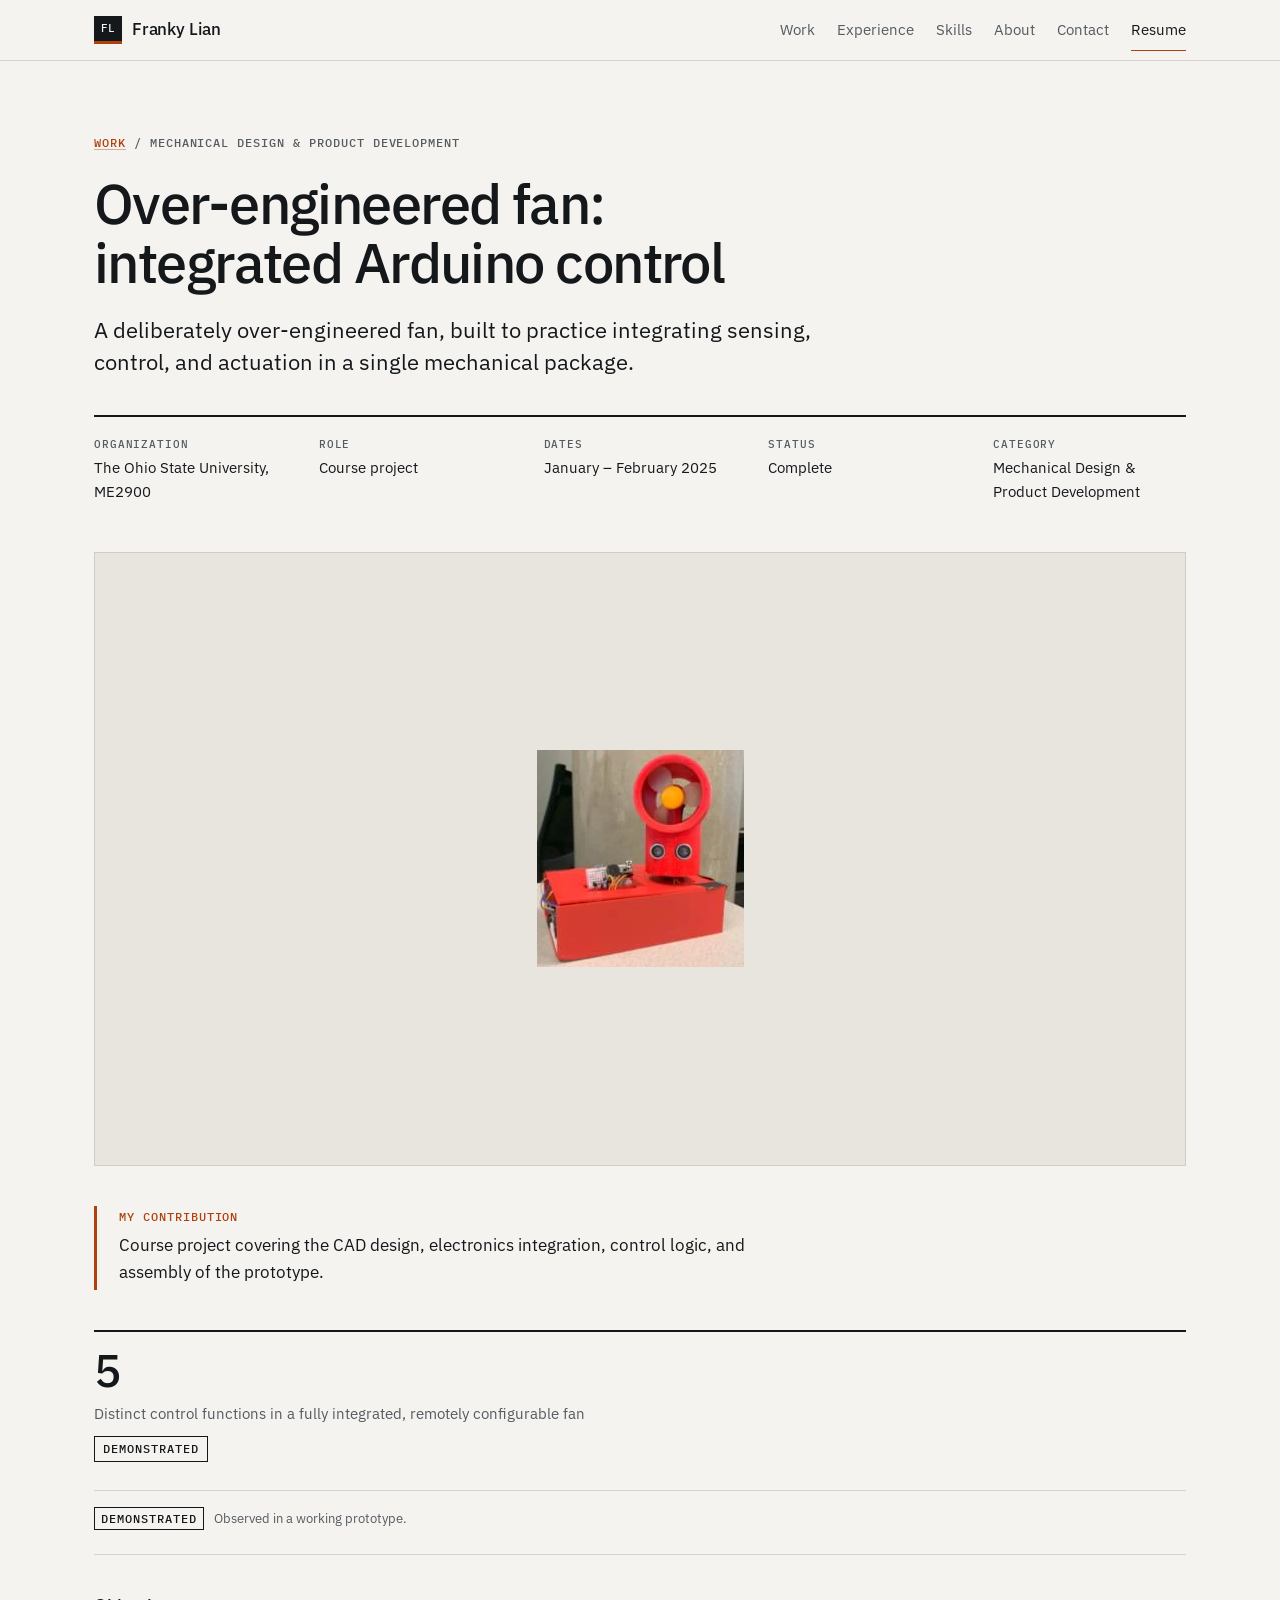
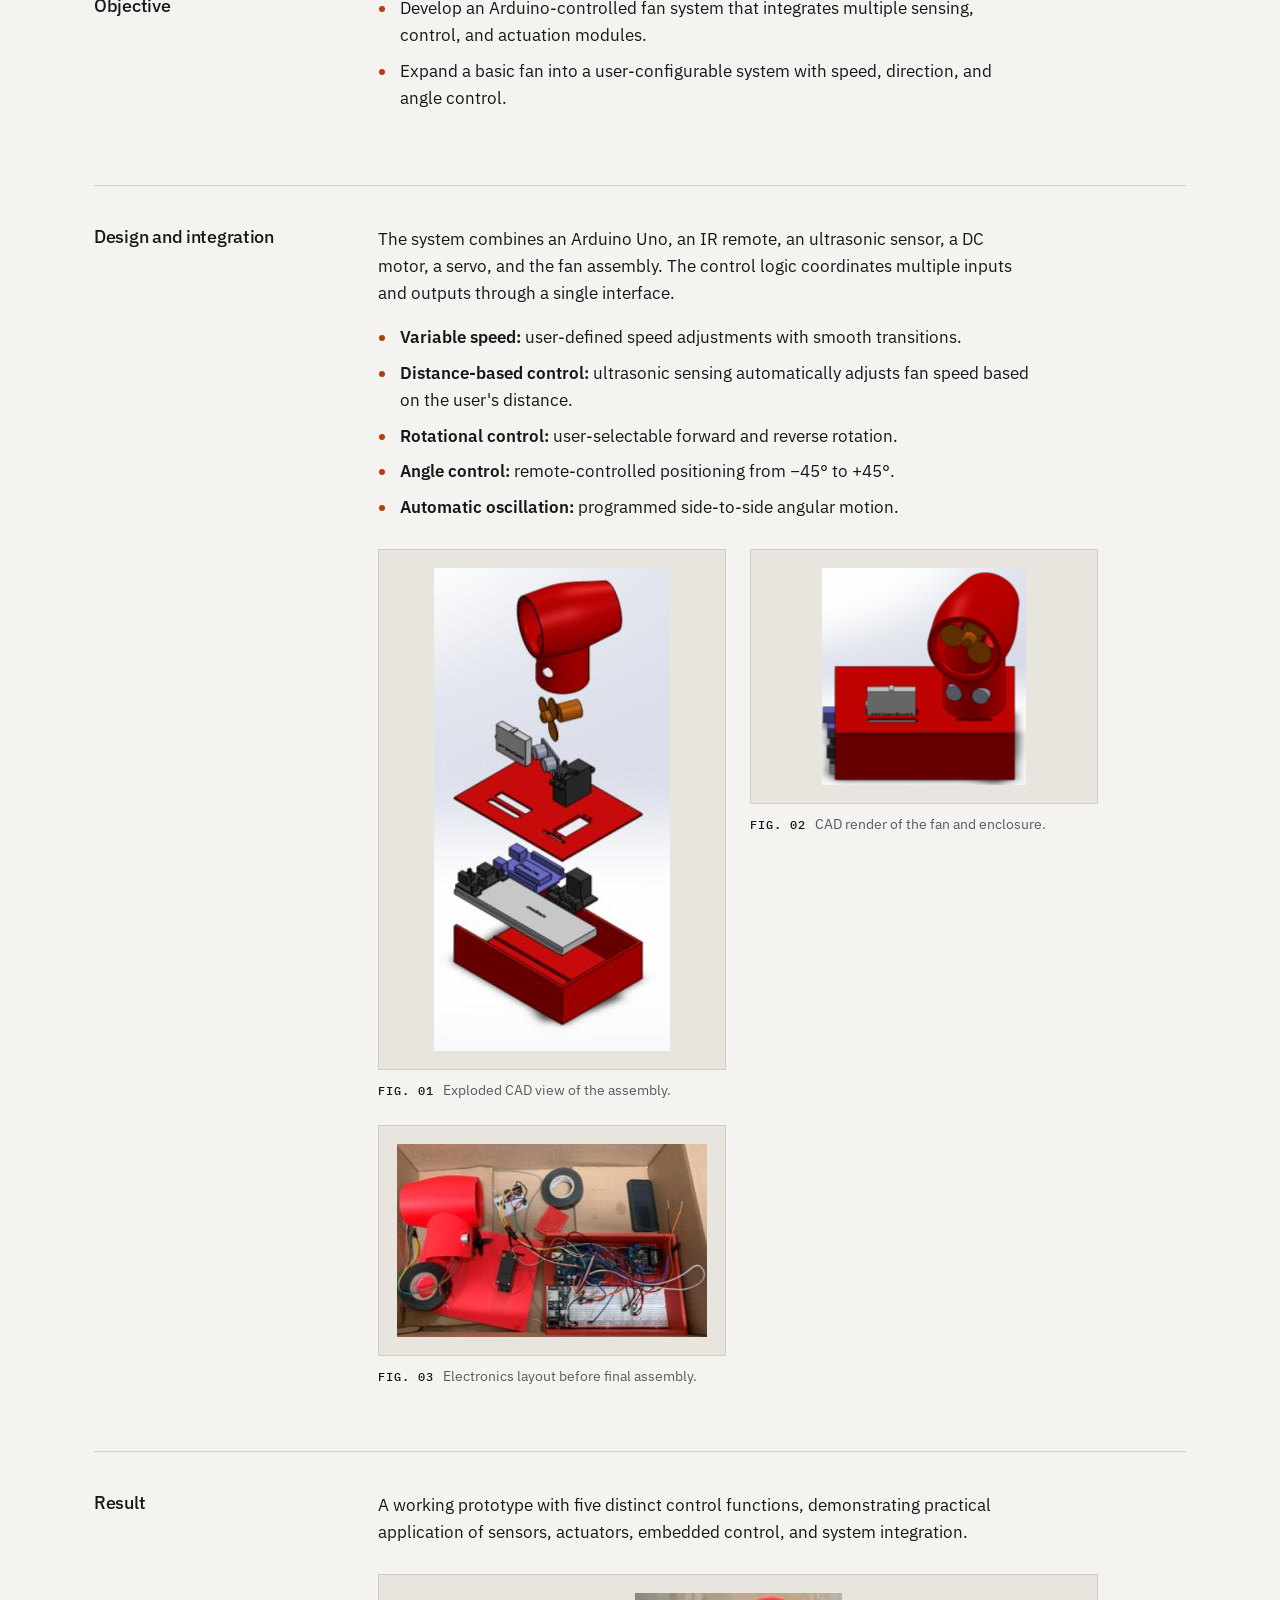
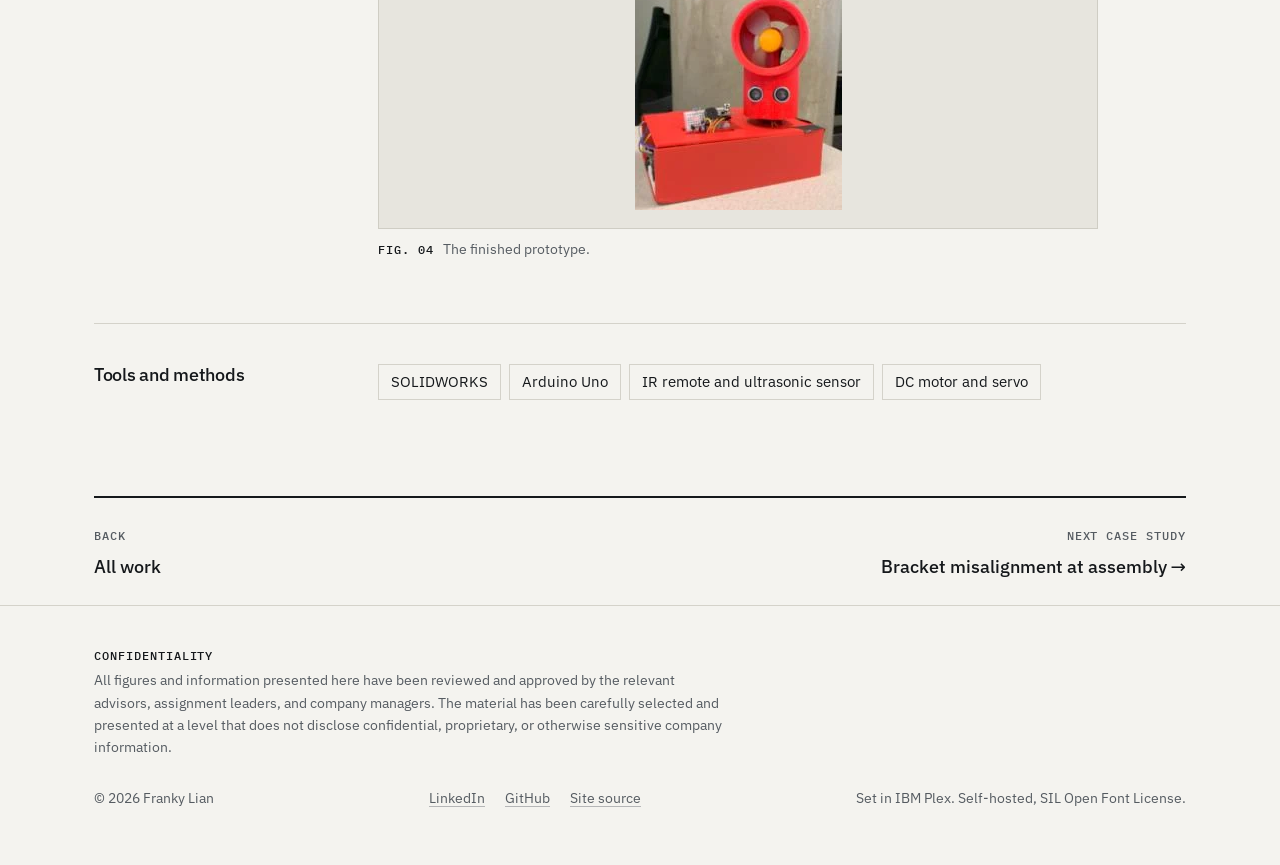
<file: projects/arduino-fan.html>
<!doctype html>
<html lang="en">
<head>
<meta charset="utf-8">
<meta name="viewport" content="width=device-width, initial-scale=1">
<title>Over-engineered fan: integrated Arduino control | Franky Lian</title>
<meta name="description" content="A deliberately over-engineered fan, built to practice integrating sensing, control, and actuation in a single mechanical package.">
<link rel="canonical" href="https://undescribable.github.io/FrankyLian_Portfolio/projects/arduino-fan.html">
<meta name="color-scheme" content="light dark">
<meta name="theme-color" content="#f4f3ef" media="(prefers-color-scheme: light)">
<meta name="theme-color" content="#101315" media="(prefers-color-scheme: dark)">
<meta property="og:type" content="website">
<meta property="og:site_name" content="Franky Lian">
<meta property="og:title" content="Over-engineered fan: integrated Arduino control">
<meta property="og:description" content="A deliberately over-engineered fan, built to practice integrating sensing, control, and actuation in a single mechanical package.">
<meta property="og:url" content="https://undescribable.github.io/FrankyLian_Portfolio/projects/arduino-fan.html">
<meta property="og:image" content="https://undescribable.github.io/FrankyLian_Portfolio/assets/og-card.png">
<meta property="og:image:width" content="1200">
<meta property="og:image:height" content="630">
<meta property="og:image:alt" content="Franky Lian, mechanical engineering portfolio">
<meta name="twitter:card" content="summary_large_image">
<link rel="icon" href="../assets/favicon.svg" type="image/svg+xml">
<link rel="preload" href="../assets/fonts/ibm-plex-sans-latin-400-normal.woff2" as="font" type="font/woff2" crossorigin>
<link rel="preload" href="../assets/fonts/ibm-plex-sans-latin-500-normal.woff2" as="font" type="font/woff2" crossorigin>
<link rel="stylesheet" href="../assets/css/main.css">
<script type="application/ld+json">{"@context": "https://schema.org", "@type": "Person", "name": "Franky Lian", "url": "https://undescribable.github.io/FrankyLian_Portfolio/", "image": "https://undescribable.github.io/FrankyLian_Portfolio/assets/img/portrait.webp", "jobTitle": "Mechanical engineering student", "affiliation": {"@type": "CollegeOrUniversity", "name": "The Ohio State University"}, "sameAs": ["https://www.linkedin.com/in/franky-lian", "https://github.com/undescribable"]}</script>
</head>
<body>
<a class="skip" href="#main">Skip to content</a>
<header class="site-header">
  <div class="wrap bar">
    <a class="brand" href="../index.html"><span class="brand-mark" aria-hidden="true">FL</span><span>Franky Lian</span></a>
    <nav aria-label="Primary"><a href="../index.html#work">Work</a><a href="../index.html#experience">Experience</a><a href="../index.html#skills">Skills</a><a href="../index.html#about">About</a><a href="../index.html#contact">Contact</a><a class="nav-resume" href="../assets/Franky_Lian_Resume.pdf" target="_blank" rel="noopener">Resume</a></nav>
  </div>
</header>
<main id="main"><article class="case">
  <header class="case-head"><div class="wrap">
    <p class="crumbs mono"><a href="../index.html#work">Work</a> / Mechanical Design &amp; Product Development</p>
    <h1>Over-engineered fan: integrated Arduino control</h1>
    <p class="dek">A deliberately over-engineered fan, built to practice integrating sensing, control, and actuation in a single mechanical package.</p>
    <dl class="facts"><div><dt>Organization</dt><dd>The Ohio State University, ME2900</dd></div><div><dt>Role</dt><dd>Course project</dd></div><div><dt>Dates</dt><dd>January – February 2025</dd></div><div><dt>Status</dt><dd>Complete</dd></div><div><dt>Category</dt><dd>Mechanical Design &amp; Product Development</dd></div></dl>
  </div></header>
  <div class="wrap case-hero"><figure class="plate case-plate"><img src="../assets/img/fan/finished-prototype.webp" width="207" height="217" alt="Over-engineered fan: integrated Arduino control technical image" style="--w:207px;--h:217px" loading="eager" decoding="async" fetchpriority="high"></figure></div>
  <div class="wrap case-wrap">
    <aside class="own" aria-labelledby="own-h"><h2 id="own-h" class="mono">My contribution</h2><p>Course project covering the CAD design, electronics integration, control logic, and assembly of the prototype.</p></aside><section class="results-wrap" aria-labelledby="res-h"><h2 id="res-h" class="sr-only">Key results</h2><ul class="results"><li><p class="val">5</p><p class="lbl">Distinct control functions in a fully integrated, remotely configurable fan</p><p class="kind mono kind-demonstrated">Demonstrated</p></li></ul><dl class="legend"><div><dt class="mono kind-demonstrated">Demonstrated</dt><dd>Observed in a working prototype.</dd></div></dl></section><section class="case-sec" aria-labelledby="objective"><h2 id="objective">Objective</h2><div class="case-body"><ul><li>Develop an Arduino-controlled fan system that integrates multiple sensing, control, and actuation modules.</li><li>Expand a basic fan into a user-configurable system with speed, direction, and angle control.</li></ul></div></section><section class="case-sec" aria-labelledby="design-and-integration"><h2 id="design-and-integration">Design and integration</h2><div class="case-body"><p>The system combines an Arduino Uno, an IR remote, an ultrasonic sensor, a DC motor, a servo, and the fan assembly. The control logic coordinates multiple inputs and outputs through a single interface.</p><ul><li><strong>Variable speed:</strong> user-defined speed adjustments with smooth transitions.</li><li><strong>Distance-based control:</strong> ultrasonic sensing automatically adjusts fan speed based on the user's distance.</li><li><strong>Rotational control:</strong> user-selectable forward and reverse rotation.</li><li><strong>Angle control:</strong> remote-controlled positioning from −45° to +45°.</li><li><strong>Automatic oscillation:</strong> programmed side-to-side angular motion.</li></ul><div class="figs figs-3"><figure class="fig" style="--w:236px"><a class="zoom" href="../assets/img/fan/exploded-cad.webp" data-caption="Exploded CAD view of the assembly." data-alt="Exploded CAD view of the fan assembly: fan housing at the top, then the servo mount, circuit components, and the enclosure box." aria-label="View larger: Exploded CAD view of the assembly."><img src="../assets/img/fan/exploded-cad.webp" width="236" height="483" alt="Exploded CAD view of the fan assembly: fan housing at the top, then the servo mount, circuit components, and the enclosure box." style="--w:236px;--h:483px" loading="lazy" decoding="async"></a><figcaption><span class="mono">FIG. 01</span> Exploded CAD view of the assembly.</figcaption></figure><figure class="fig" style="--w:204px"><a class="zoom" href="../assets/img/fan/cad-render.webp" data-caption="CAD render of the fan and enclosure." data-alt="Rendered CAD model of the red fan on a red enclosure box." aria-label="View larger: CAD render of the fan and enclosure."><img src="../assets/img/fan/cad-render.webp" width="204" height="217" alt="Rendered CAD model of the red fan on a red enclosure box." style="--w:204px;--h:217px" loading="lazy" decoding="async"></a><figcaption><span class="mono">FIG. 02</span> CAD render of the fan and enclosure.</figcaption></figure><figure class="fig" style="--w:411px"><a class="zoom" href="../assets/img/fan/electronics.webp" data-caption="Electronics layout before final assembly." data-alt="Red fan parts next to an open red enclosure holding an Arduino, breadboard, and wiring." aria-label="View larger: Electronics layout before final assembly."><img src="../assets/img/fan/electronics.webp" width="411" height="257" alt="Red fan parts next to an open red enclosure holding an Arduino, breadboard, and wiring." style="--w:411px;--h:257px" loading="lazy" decoding="async"></a><figcaption><span class="mono">FIG. 03</span> Electronics layout before final assembly.</figcaption></figure></div></div></section><section class="case-sec" aria-labelledby="result"><h2 id="result">Result</h2><div class="case-body"><p>A working prototype with five distinct control functions, demonstrating practical application of sensors, actuators, embedded control, and system integration.</p><div class="figs figs-1"><figure class="fig" style="--w:207px"><a class="zoom" href="../assets/img/fan/finished-prototype.webp" data-caption="The finished prototype." data-alt="The finished red fan prototype on top of its enclosure, with the ultrasonic sensor visible on the front." aria-label="View larger: The finished prototype."><img src="../assets/img/fan/finished-prototype.webp" width="207" height="217" alt="The finished red fan prototype on top of its enclosure, with the ultrasonic sensor visible on the front." style="--w:207px;--h:217px" loading="lazy" decoding="async"></a><figcaption><span class="mono">FIG. 04</span> The finished prototype.</figcaption></figure></div></div></section><section class="case-sec" aria-labelledby="tools-h"><h2 id="tools-h">Tools and methods</h2><div class="case-body"><ul class="tools"><li>SOLIDWORKS</li><li>Arduino Uno</li><li>IR remote and ultrasonic sensor</li><li>DC motor and servo</li></ul></div></section><nav class="case-nav" aria-label="Case studies">
      <a href="../index.html#work"><span class="mono">Back</span> All work</a>
      <a href="bracket-misalignment.html"><span class="mono">Next case study</span> Bracket misalignment at assembly <span aria-hidden="true">&rarr;</span></a>
    </nav>
  </div>
</article></main><footer class="site-footer">
  <div class="wrap">
    <p class="conf"><span class="mono">Confidentiality</span> All figures and information presented here have been reviewed and approved by the relevant advisors, assignment leaders, and company managers. The material has been carefully selected and presented at a level that does not disclose confidential, proprietary, or otherwise sensitive company information.</p>
    <div class="foot-row">
      <p>&copy; 2026 Franky Lian</p>
      <p class="foot-links">
        <a href="https://www.linkedin.com/in/franky-lian" rel="noopener">LinkedIn</a>
        <a href="https://github.com/undescribable" rel="noopener">GitHub</a>
        <a href="https://github.com/undescribable/FrankyLian_Portfolio" rel="noopener">Site source</a>
      </p>
      <p class="muted">Set in IBM Plex. Self-hosted, SIL Open Font License.</p>
    </div>
  </div>
</footer>
<dialog id="lightbox" aria-label="Image viewer">
  <figure>
    <img alt="">
    <figcaption></figcaption>
  </figure>
  <button type="button" class="lb-close" aria-label="Close image viewer">Close</button>
</dialog>
<script src="../assets/js/main.js" defer></script>
</body>
</html>
</file>
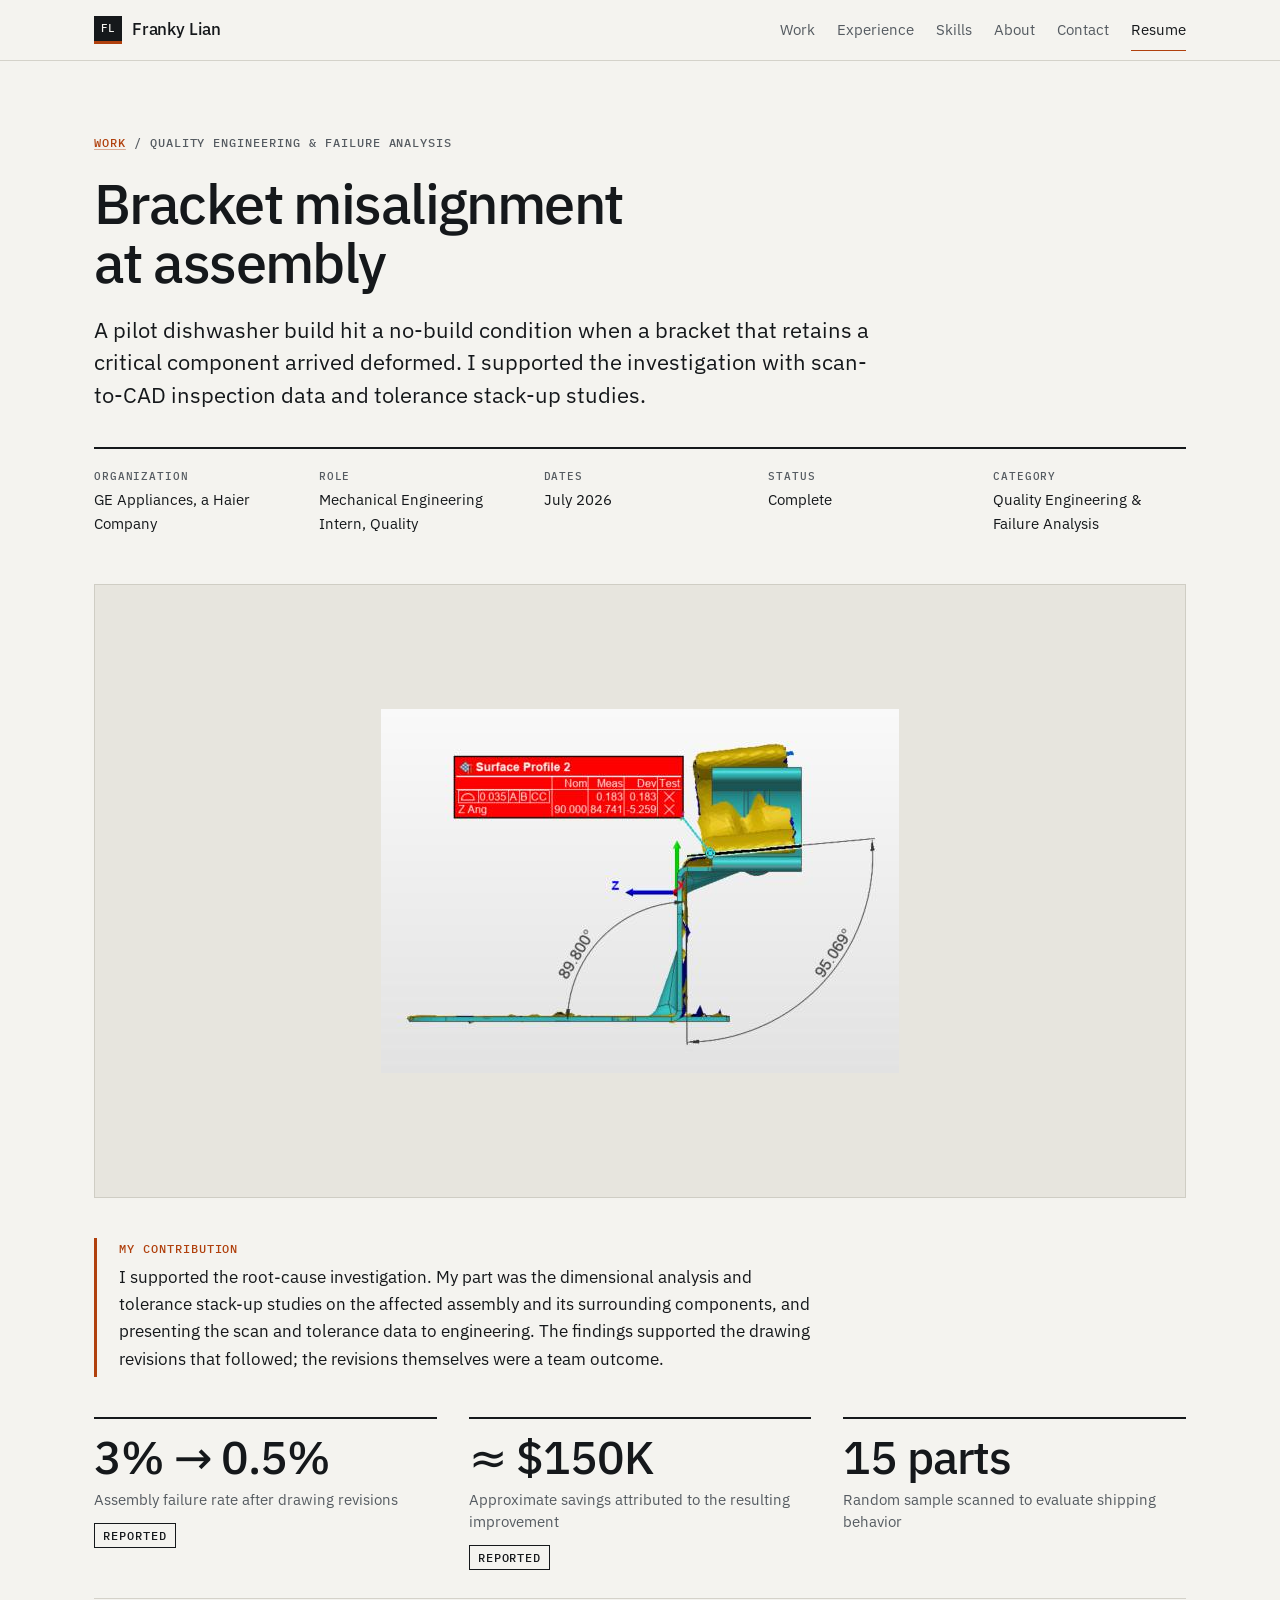
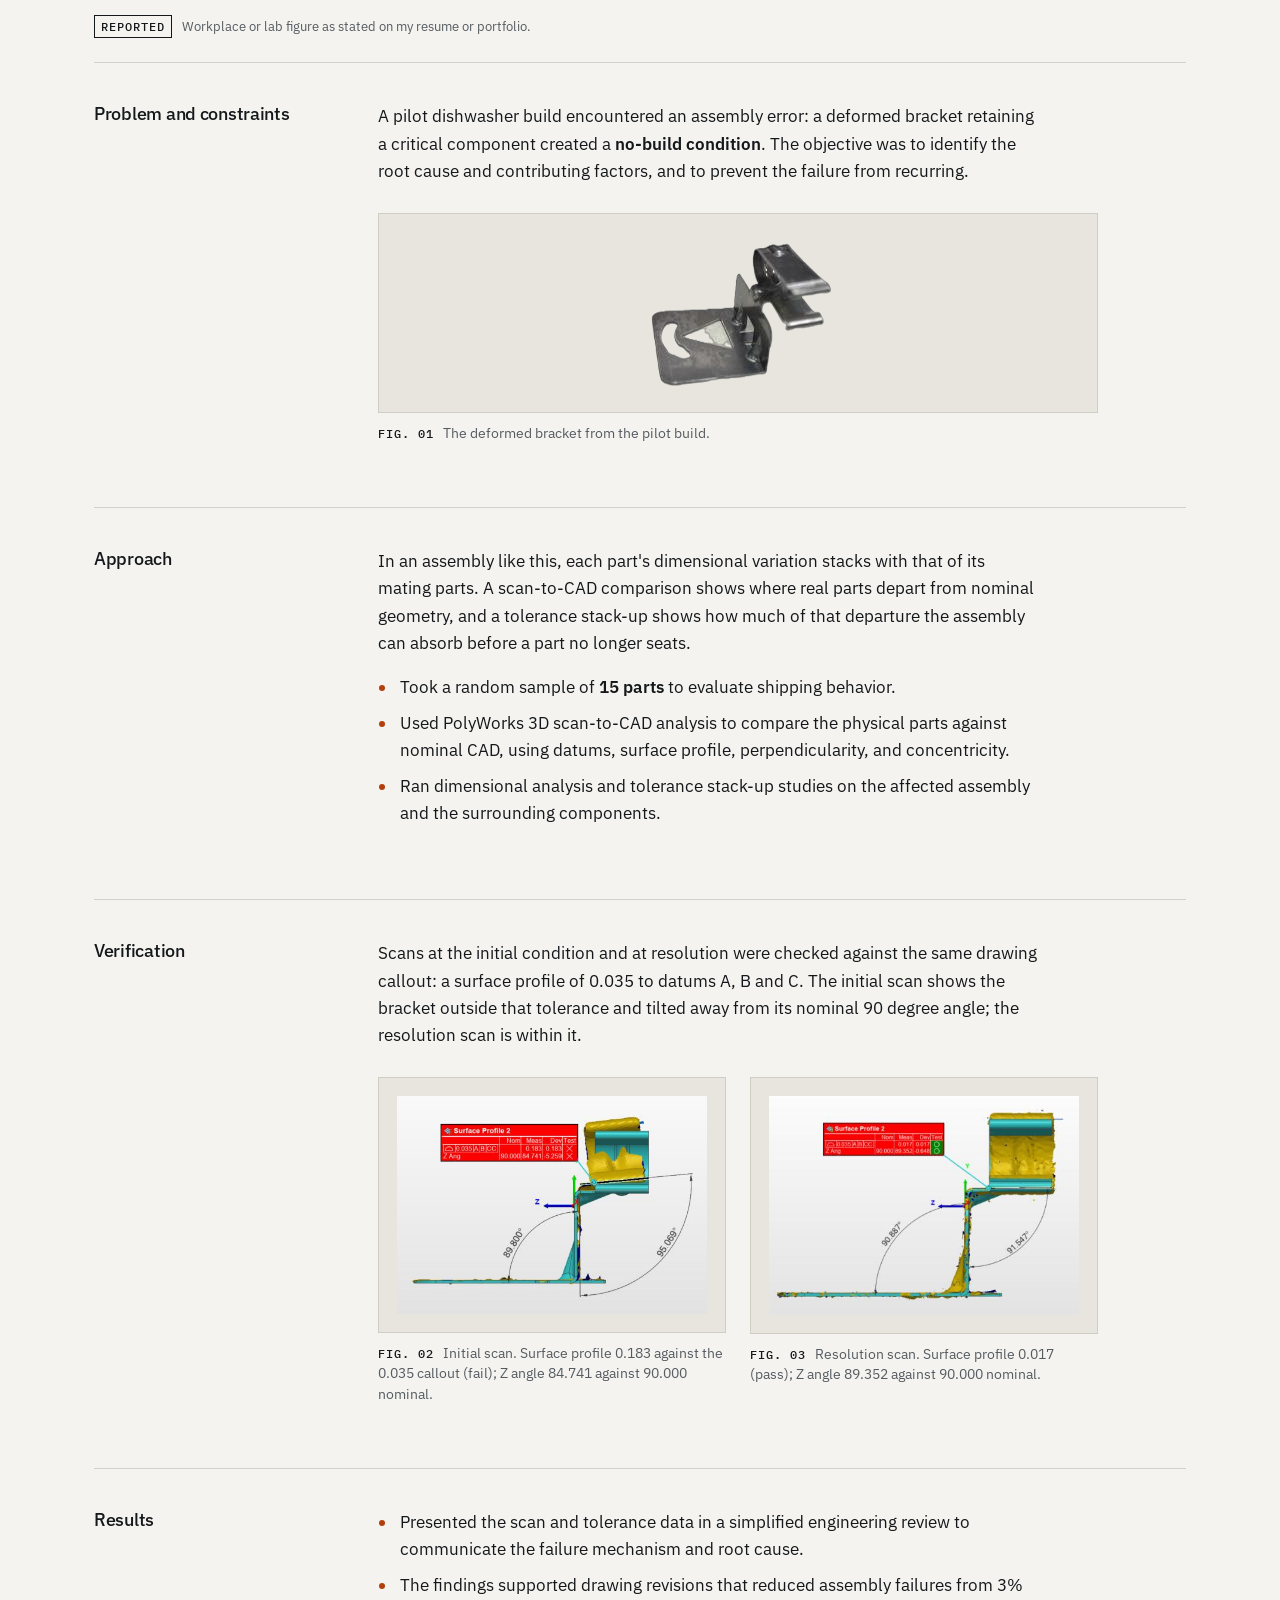
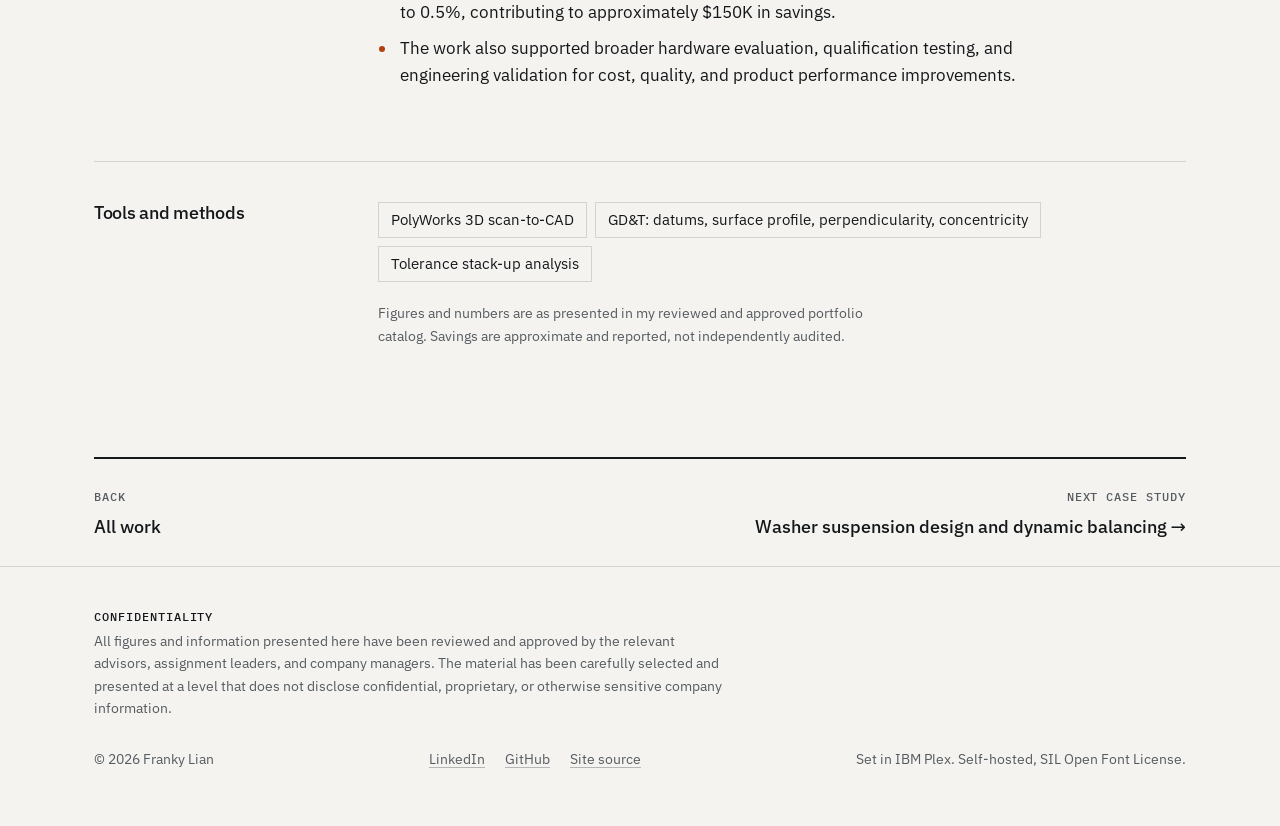
<file: projects/bracket-misalignment.html>
<!doctype html>
<html lang="en">
<head>
<meta charset="utf-8">
<meta name="viewport" content="width=device-width, initial-scale=1">
<title>Bracket misalignment at assembly | Franky Lian</title>
<meta name="description" content="A pilot dishwasher build hit a no-build condition when a bracket that retains a critical component arrived deformed. I supported the investigation with...">
<link rel="canonical" href="https://undescribable.github.io/FrankyLian_Portfolio/projects/bracket-misalignment.html">
<meta name="color-scheme" content="light dark">
<meta name="theme-color" content="#f4f3ef" media="(prefers-color-scheme: light)">
<meta name="theme-color" content="#101315" media="(prefers-color-scheme: dark)">
<meta property="og:type" content="website">
<meta property="og:site_name" content="Franky Lian">
<meta property="og:title" content="Bracket misalignment at assembly">
<meta property="og:description" content="A pilot dishwasher build hit a no-build condition when a bracket that retains a critical component arrived deformed. I supported the investigation with...">
<meta property="og:url" content="https://undescribable.github.io/FrankyLian_Portfolio/projects/bracket-misalignment.html">
<meta property="og:image" content="https://undescribable.github.io/FrankyLian_Portfolio/assets/og-card.png">
<meta property="og:image:width" content="1200">
<meta property="og:image:height" content="630">
<meta property="og:image:alt" content="Franky Lian, mechanical engineering portfolio">
<meta name="twitter:card" content="summary_large_image">
<link rel="icon" href="../assets/favicon.svg" type="image/svg+xml">
<link rel="preload" href="../assets/fonts/ibm-plex-sans-latin-400-normal.woff2" as="font" type="font/woff2" crossorigin>
<link rel="preload" href="../assets/fonts/ibm-plex-sans-latin-500-normal.woff2" as="font" type="font/woff2" crossorigin>
<link rel="stylesheet" href="../assets/css/main.css">
<script type="application/ld+json">{"@context": "https://schema.org", "@type": "Person", "name": "Franky Lian", "url": "https://undescribable.github.io/FrankyLian_Portfolio/", "image": "https://undescribable.github.io/FrankyLian_Portfolio/assets/img/portrait.webp", "jobTitle": "Mechanical engineering student", "affiliation": {"@type": "CollegeOrUniversity", "name": "The Ohio State University"}, "sameAs": ["https://www.linkedin.com/in/franky-lian", "https://github.com/undescribable"]}</script>
</head>
<body>
<a class="skip" href="#main">Skip to content</a>
<header class="site-header">
  <div class="wrap bar">
    <a class="brand" href="../index.html"><span class="brand-mark" aria-hidden="true">FL</span><span>Franky Lian</span></a>
    <nav aria-label="Primary"><a href="../index.html#work">Work</a><a href="../index.html#experience">Experience</a><a href="../index.html#skills">Skills</a><a href="../index.html#about">About</a><a href="../index.html#contact">Contact</a><a class="nav-resume" href="../assets/Franky_Lian_Resume.pdf" target="_blank" rel="noopener">Resume</a></nav>
  </div>
</header>
<main id="main"><article class="case">
  <header class="case-head"><div class="wrap">
    <p class="crumbs mono"><a href="../index.html#work">Work</a> / Quality Engineering &amp; Failure Analysis</p>
    <h1>Bracket misalignment at assembly</h1>
    <p class="dek">A pilot dishwasher build hit a no-build condition when a bracket that retains a critical component arrived deformed. I supported the investigation with scan-to-CAD inspection data and tolerance stack-up studies.</p>
    <dl class="facts"><div><dt>Organization</dt><dd>GE Appliances, a Haier Company</dd></div><div><dt>Role</dt><dd>Mechanical Engineering Intern, Quality</dd></div><div><dt>Dates</dt><dd>July 2026</dd></div><div><dt>Status</dt><dd>Complete</dd></div><div><dt>Category</dt><dd>Quality Engineering &amp; Failure Analysis</dd></div></dl>
  </div></header>
  <div class="wrap case-hero"><figure class="plate case-plate"><img src="../assets/img/bracket/scan-initial.webp" width="518" height="364" alt="Bracket misalignment at assembly technical image" style="--w:518px;--h:364px" loading="eager" decoding="async" fetchpriority="high"></figure></div>
  <div class="wrap case-wrap">
    <aside class="own" aria-labelledby="own-h"><h2 id="own-h" class="mono">My contribution</h2><p>I supported the root-cause investigation. My part was the dimensional analysis and tolerance stack-up studies on the affected assembly and its surrounding components, and presenting the scan and tolerance data to engineering. The findings supported the drawing revisions that followed; the revisions themselves were a team outcome.</p></aside><section class="results-wrap" aria-labelledby="res-h"><h2 id="res-h" class="sr-only">Key results</h2><ul class="results"><li><p class="val">3% → 0.5%</p><p class="lbl">Assembly failure rate after drawing revisions</p><p class="kind mono kind-reported">Reported</p></li><li><p class="val">≈ $150K</p><p class="lbl">Approximate savings attributed to the resulting improvement</p><p class="kind mono kind-reported">Reported</p></li><li><p class="val">15 parts</p><p class="lbl">Random sample scanned to evaluate shipping behavior</p></li></ul><dl class="legend"><div><dt class="mono kind-reported">Reported</dt><dd>Workplace or lab figure as stated on my resume or portfolio.</dd></div></dl></section><section class="case-sec" aria-labelledby="problem-and-constraints"><h2 id="problem-and-constraints">Problem and constraints</h2><div class="case-body"><p>A pilot dishwasher build encountered an assembly error: a deformed bracket retaining a critical component created a <strong>no-build condition</strong>. The objective was to identify the root cause and contributing factors, and to prevent the failure from recurring.</p><div class="figs figs-1"><figure class="fig" style="--w:212px"><a class="zoom" href="../assets/img/bracket/bracket-as-found.webp" data-caption="The deformed bracket from the pilot build." data-alt="A deformed sheet-metal retaining bracket photographed on a plain background." aria-label="View larger: The deformed bracket from the pilot build."><img src="../assets/img/bracket/bracket-as-found.webp" width="212" height="162" alt="A deformed sheet-metal retaining bracket photographed on a plain background." style="--w:212px;--h:162px" loading="lazy" decoding="async"></a><figcaption><span class="mono">FIG. 01</span> The deformed bracket from the pilot build.</figcaption></figure></div></div></section><section class="case-sec" aria-labelledby="approach"><h2 id="approach">Approach</h2><div class="case-body"><p>In an assembly like this, each part's dimensional variation stacks with that of its mating parts. A scan-to-CAD comparison shows where real parts depart from nominal geometry, and a tolerance stack-up shows how much of that departure the assembly can absorb before a part no longer seats.</p><ul><li>Took a random sample of <strong>15 parts</strong> to evaluate shipping behavior.</li><li>Used PolyWorks 3D scan-to-CAD analysis to compare the physical parts against nominal CAD, using datums, surface profile, perpendicularity, and concentricity.</li><li>Ran dimensional analysis and tolerance stack-up studies on the affected assembly and the surrounding components.</li></ul></div></section><section class="case-sec" aria-labelledby="verification"><h2 id="verification">Verification</h2><div class="case-body"><p>Scans at the initial condition and at resolution were checked against the same drawing callout: a surface profile of 0.035 to datums A, B and C. The initial scan shows the bracket outside that tolerance and tilted away from its nominal 90 degree angle; the resolution scan is within it.</p><div class="figs figs-2"><figure class="fig" style="--w:518px"><a class="zoom" href="../assets/img/bracket/scan-initial.webp" data-caption="Initial scan. Surface profile 0.183 against the 0.035 callout (fail); Z angle 84.741 against 90.000 nominal." data-alt="PolyWorks inspection view of a bent sheet-metal bracket overlaid on its nominal CAD, with a red Surface Profile 2 report showing a measured value of 0.183 and a Z angle of 84.741 degrees against 90.000 nominal." aria-label="View larger: Initial scan. Surface profile 0.183 against the 0.035 callout (fail); Z angle 84.741 against 90.000 nominal."><img src="../assets/img/bracket/scan-initial.webp" width="518" height="364" alt="PolyWorks inspection view of a bent sheet-metal bracket overlaid on its nominal CAD, with a red Surface Profile 2 report showing a measured value of 0.183 and a Z angle of 84.741 degrees against 90.000 nominal." style="--w:518px;--h:364px" loading="lazy" decoding="async"></a><figcaption><span class="mono">FIG. 02</span> Initial scan. Surface profile 0.183 against the 0.035 callout (fail); Z angle 84.741 against 90.000 nominal.</figcaption></figure><figure class="fig" style="--w:487px"><a class="zoom" href="../assets/img/bracket/scan-resolution.webp" data-caption="Resolution scan. Surface profile 0.017 (pass); Z angle 89.352 against 90.000 nominal." data-alt="PolyWorks inspection view of the bracket at resolution, with a Surface Profile 2 report showing a measured value of 0.017 and a Z angle of 89.352 degrees against 90.000 nominal." aria-label="View larger: Resolution scan. Surface profile 0.017 (pass); Z angle 89.352 against 90.000 nominal."><img src="../assets/img/bracket/scan-resolution.webp" width="487" height="344" alt="PolyWorks inspection view of the bracket at resolution, with a Surface Profile 2 report showing a measured value of 0.017 and a Z angle of 89.352 degrees against 90.000 nominal." style="--w:487px;--h:344px" loading="lazy" decoding="async"></a><figcaption><span class="mono">FIG. 03</span> Resolution scan. Surface profile 0.017 (pass); Z angle 89.352 against 90.000 nominal.</figcaption></figure></div></div></section><section class="case-sec" aria-labelledby="results"><h2 id="results">Results</h2><div class="case-body"><ul><li>Presented the scan and tolerance data in a simplified engineering review to communicate the failure mechanism and root cause.</li><li>The findings supported drawing revisions that reduced assembly failures from 3% to 0.5%, contributing to approximately $150K in savings.</li><li>The work also supported broader hardware evaluation, qualification testing, and engineering validation for cost, quality, and product performance improvements.</li></ul></div></section><section class="case-sec" aria-labelledby="tools-h"><h2 id="tools-h">Tools and methods</h2><div class="case-body"><ul class="tools"><li>PolyWorks 3D scan-to-CAD</li><li>GD&amp;T: datums, surface profile, perpendicularity, concentricity</li><li>Tolerance stack-up analysis</li></ul><p class="note">Figures and numbers are as presented in my reviewed and approved portfolio catalog. Savings are approximate and reported, not independently audited.</p></div></section><nav class="case-nav" aria-label="Case studies">
      <a href="../index.html#work"><span class="mono">Back</span> All work</a>
      <a href="washer-suspension.html"><span class="mono">Next case study</span> Washer suspension design and dynamic balancing <span aria-hidden="true">&rarr;</span></a>
    </nav>
  </div>
</article></main><footer class="site-footer">
  <div class="wrap">
    <p class="conf"><span class="mono">Confidentiality</span> All figures and information presented here have been reviewed and approved by the relevant advisors, assignment leaders, and company managers. The material has been carefully selected and presented at a level that does not disclose confidential, proprietary, or otherwise sensitive company information.</p>
    <div class="foot-row">
      <p>&copy; 2026 Franky Lian</p>
      <p class="foot-links">
        <a href="https://www.linkedin.com/in/franky-lian" rel="noopener">LinkedIn</a>
        <a href="https://github.com/undescribable" rel="noopener">GitHub</a>
        <a href="https://github.com/undescribable/FrankyLian_Portfolio" rel="noopener">Site source</a>
      </p>
      <p class="muted">Set in IBM Plex. Self-hosted, SIL Open Font License.</p>
    </div>
  </div>
</footer>
<dialog id="lightbox" aria-label="Image viewer">
  <figure>
    <img alt="">
    <figcaption></figcaption>
  </figure>
  <button type="button" class="lb-close" aria-label="Close image viewer">Close</button>
</dialog>
<script src="../assets/js/main.js" defer></script>
</body>
</html>
</file>
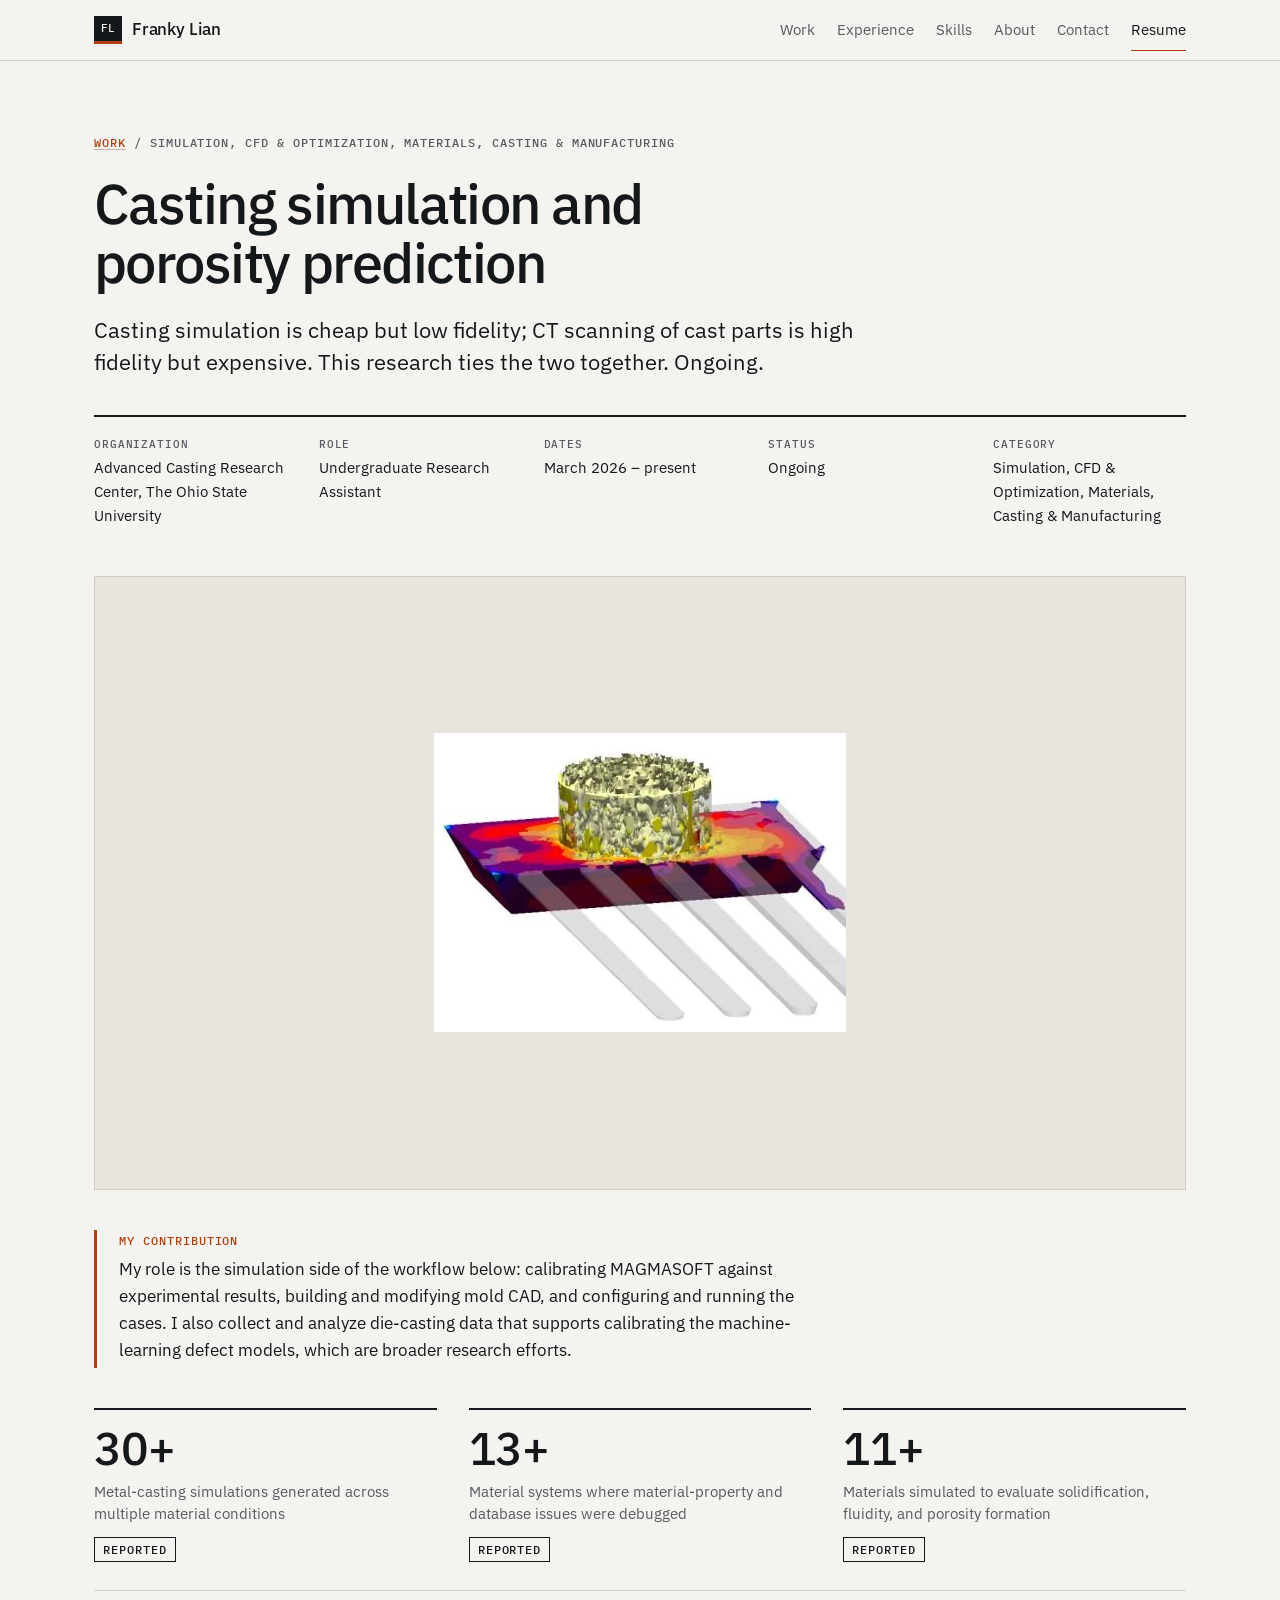
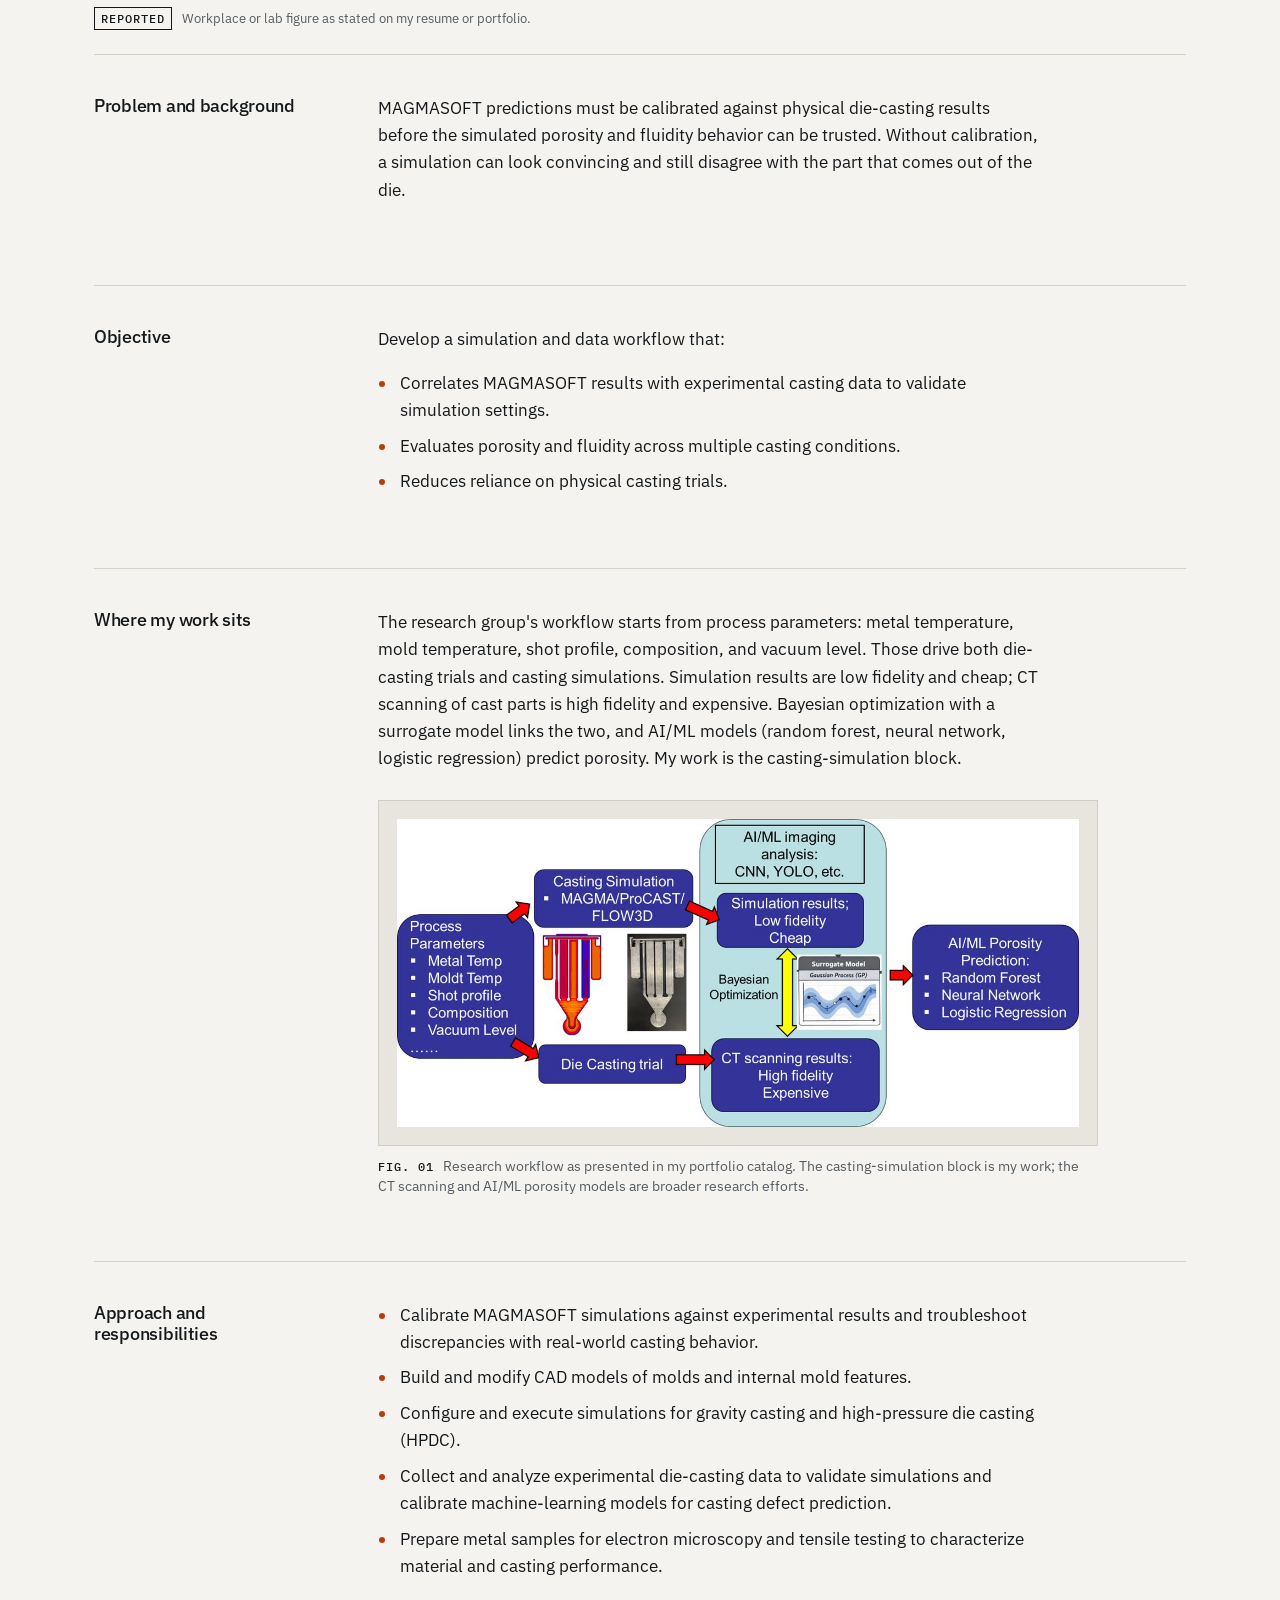
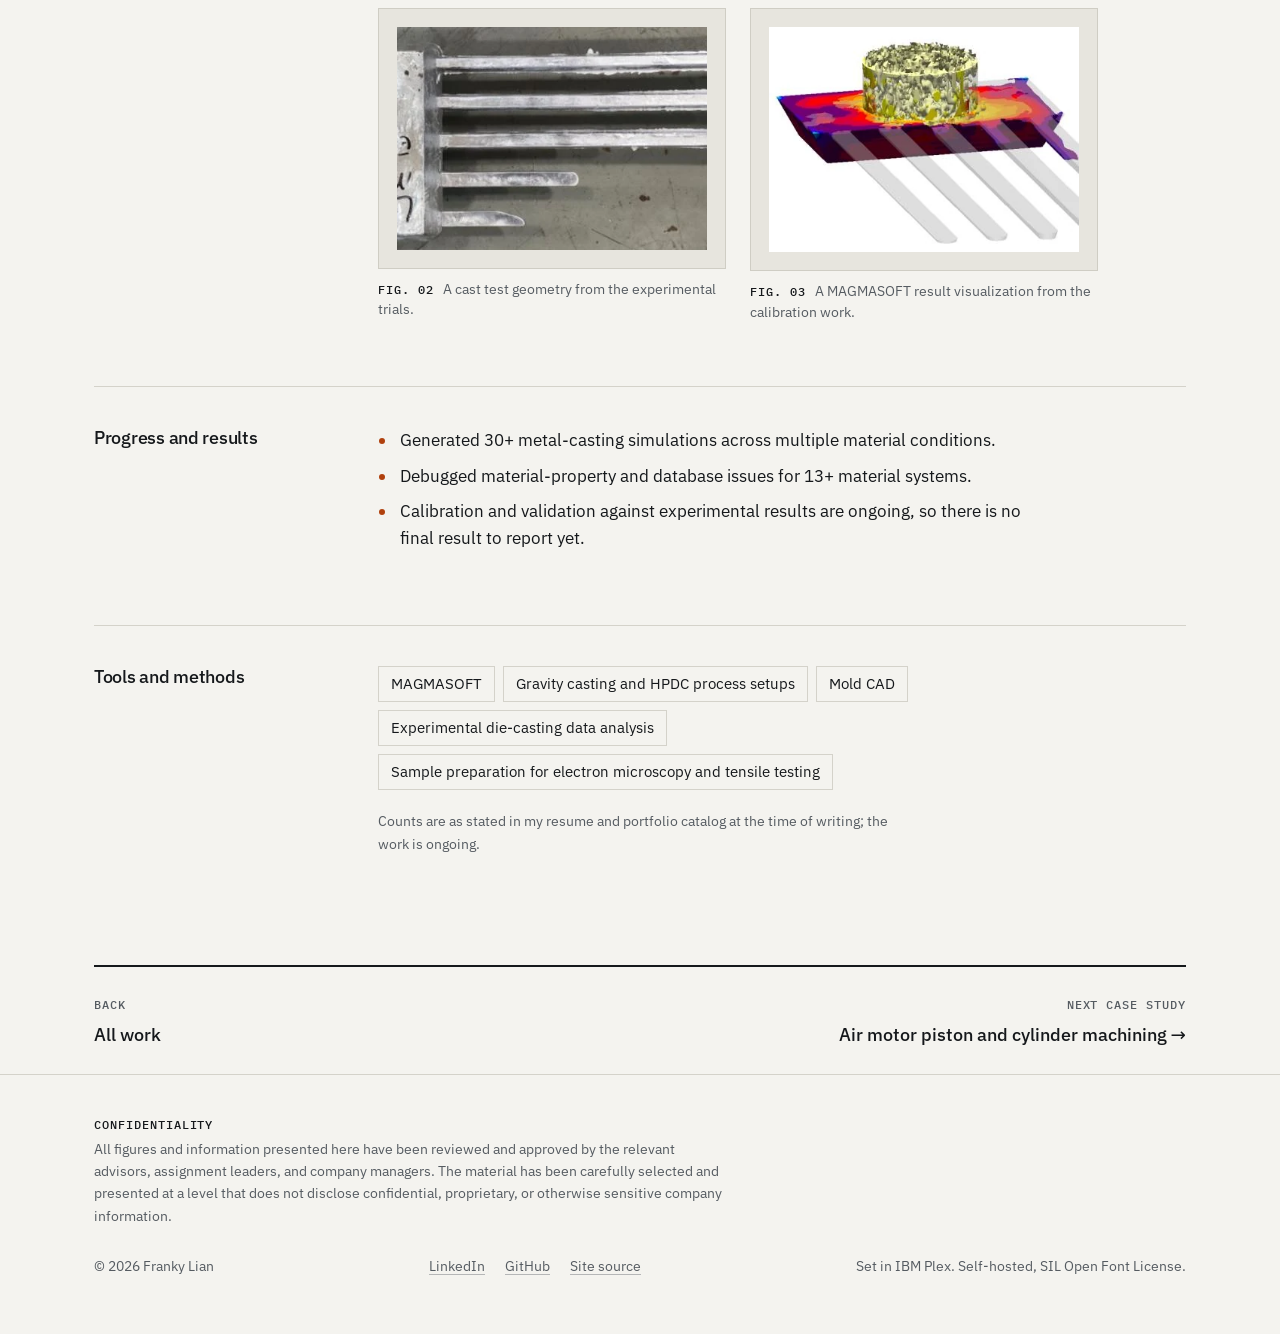
<file: projects/casting-simulation.html>
<!doctype html>
<html lang="en">
<head>
<meta charset="utf-8">
<meta name="viewport" content="width=device-width, initial-scale=1">
<title>Casting simulation and porosity prediction | Franky Lian</title>
<meta name="description" content="Casting simulation is cheap but low fidelity; CT scanning of cast parts is high fidelity but expensive. This research ties the two together. Ongoing.">
<link rel="canonical" href="https://undescribable.github.io/FrankyLian_Portfolio/projects/casting-simulation.html">
<meta name="color-scheme" content="light dark">
<meta name="theme-color" content="#f4f3ef" media="(prefers-color-scheme: light)">
<meta name="theme-color" content="#101315" media="(prefers-color-scheme: dark)">
<meta property="og:type" content="website">
<meta property="og:site_name" content="Franky Lian">
<meta property="og:title" content="Casting simulation and porosity prediction">
<meta property="og:description" content="Casting simulation is cheap but low fidelity; CT scanning of cast parts is high fidelity but expensive. This research ties the two together. Ongoing.">
<meta property="og:url" content="https://undescribable.github.io/FrankyLian_Portfolio/projects/casting-simulation.html">
<meta property="og:image" content="https://undescribable.github.io/FrankyLian_Portfolio/assets/og-card.png">
<meta property="og:image:width" content="1200">
<meta property="og:image:height" content="630">
<meta property="og:image:alt" content="Franky Lian, mechanical engineering portfolio">
<meta name="twitter:card" content="summary_large_image">
<link rel="icon" href="../assets/favicon.svg" type="image/svg+xml">
<link rel="preload" href="../assets/fonts/ibm-plex-sans-latin-400-normal.woff2" as="font" type="font/woff2" crossorigin>
<link rel="preload" href="../assets/fonts/ibm-plex-sans-latin-500-normal.woff2" as="font" type="font/woff2" crossorigin>
<link rel="stylesheet" href="../assets/css/main.css">
<script type="application/ld+json">{"@context": "https://schema.org", "@type": "Person", "name": "Franky Lian", "url": "https://undescribable.github.io/FrankyLian_Portfolio/", "image": "https://undescribable.github.io/FrankyLian_Portfolio/assets/img/portrait.webp", "jobTitle": "Mechanical engineering student", "affiliation": {"@type": "CollegeOrUniversity", "name": "The Ohio State University"}, "sameAs": ["https://www.linkedin.com/in/franky-lian", "https://github.com/undescribable"]}</script>
</head>
<body>
<a class="skip" href="#main">Skip to content</a>
<header class="site-header">
  <div class="wrap bar">
    <a class="brand" href="../index.html"><span class="brand-mark" aria-hidden="true">FL</span><span>Franky Lian</span></a>
    <nav aria-label="Primary"><a href="../index.html#work">Work</a><a href="../index.html#experience">Experience</a><a href="../index.html#skills">Skills</a><a href="../index.html#about">About</a><a href="../index.html#contact">Contact</a><a class="nav-resume" href="../assets/Franky_Lian_Resume.pdf" target="_blank" rel="noopener">Resume</a></nav>
  </div>
</header>
<main id="main"><article class="case">
  <header class="case-head"><div class="wrap">
    <p class="crumbs mono"><a href="../index.html#work">Work</a> / Simulation, CFD &amp; Optimization, Materials, Casting &amp; Manufacturing</p>
    <h1>Casting simulation and porosity prediction</h1>
    <p class="dek">Casting simulation is cheap but low fidelity; CT scanning of cast parts is high fidelity but expensive. This research ties the two together. Ongoing.</p>
    <dl class="facts"><div><dt>Organization</dt><dd>Advanced Casting Research Center, The Ohio State University</dd></div><div><dt>Role</dt><dd>Undergraduate Research Assistant</dd></div><div><dt>Dates</dt><dd>March 2026 – present</dd></div><div><dt>Status</dt><dd>Ongoing</dd></div><div><dt>Category</dt><dd>Simulation, CFD &amp; Optimization, Materials, Casting &amp; Manufacturing</dd></div></dl>
  </div></header>
  <div class="wrap case-hero"><figure class="plate case-plate"><img src="../assets/img/casting/simulation-output.webp" width="412" height="299" alt="Casting simulation and porosity prediction technical image" style="--w:412px;--h:299px" loading="eager" decoding="async" fetchpriority="high"></figure></div>
  <div class="wrap case-wrap">
    <aside class="own" aria-labelledby="own-h"><h2 id="own-h" class="mono">My contribution</h2><p>My role is the simulation side of the workflow below: calibrating MAGMASOFT against experimental results, building and modifying mold CAD, and configuring and running the cases. I also collect and analyze die-casting data that supports calibrating the machine-learning defect models, which are broader research efforts.</p></aside><section class="results-wrap" aria-labelledby="res-h"><h2 id="res-h" class="sr-only">Key results</h2><ul class="results"><li><p class="val">30+</p><p class="lbl">Metal-casting simulations generated across multiple material conditions</p><p class="kind mono kind-reported">Reported</p></li><li><p class="val">13+</p><p class="lbl">Material systems where material-property and database issues were debugged</p><p class="kind mono kind-reported">Reported</p></li><li><p class="val">11+</p><p class="lbl">Materials simulated to evaluate solidification, fluidity, and porosity formation</p><p class="kind mono kind-reported">Reported</p></li></ul><dl class="legend"><div><dt class="mono kind-reported">Reported</dt><dd>Workplace or lab figure as stated on my resume or portfolio.</dd></div></dl></section><section class="case-sec" aria-labelledby="problem-and-background"><h2 id="problem-and-background">Problem and background</h2><div class="case-body"><p>MAGMASOFT predictions must be calibrated against physical die-casting results before the simulated porosity and fluidity behavior can be trusted. Without calibration, a simulation can look convincing and still disagree with the part that comes out of the die.</p></div></section><section class="case-sec" aria-labelledby="objective"><h2 id="objective">Objective</h2><div class="case-body"><p>Develop a simulation and data workflow that:</p><ul><li>Correlates MAGMASOFT results with experimental casting data to validate simulation settings.</li><li>Evaluates porosity and fluidity across multiple casting conditions.</li><li>Reduces reliance on physical casting trials.</li></ul></div></section><section class="case-sec" aria-labelledby="where-my-work-sits"><h2 id="where-my-work-sits">Where my work sits</h2><div class="case-body"><p>The research group's workflow starts from process parameters: metal temperature, mold temperature, shot profile, composition, and vacuum level. Those drive both die-casting trials and casting simulations. Simulation results are low fidelity and cheap; CT scanning of cast parts is high fidelity and expensive. Bayesian optimization with a surrogate model links the two, and AI/ML models (random forest, neural network, logistic regression) predict porosity. My work is the casting-simulation block.</p><div class="figs figs-1"><figure class="fig" style="--w:1241px"><a class="zoom" href="../assets/img/casting/research-workflow.webp" data-caption="Research workflow as presented in my portfolio catalog. The casting-simulation block is my work; the CT scanning and AI/ML porosity models are broader research efforts." data-alt="Flow diagram of the casting research workflow. Process parameters feed die-casting trials and casting simulations. Simulation gives low-fidelity, cheap results; CT scanning gives high-fidelity, expensive results. Bayesian optimization with a surrogate model connects them, and AI and machine-learning models predict porosity." aria-label="View larger: Research workflow as presented in my portfolio catalog. The casting-simulation block is my work; the CT scanning and AI/ML porosity models are broader research efforts."><img src="../assets/img/casting/research-workflow.webp" srcset="../assets/img/casting/research-workflow-700.webp 700w, ../assets/img/casting/research-workflow.webp 1241w" sizes="(min-width: 900px) 720px, 100vw" width="1241" height="560" alt="Flow diagram of the casting research workflow. Process parameters feed die-casting trials and casting simulations. Simulation gives low-fidelity, cheap results; CT scanning gives high-fidelity, expensive results. Bayesian optimization with a surrogate model connects them, and AI and machine-learning models predict porosity." style="--w:1241px;--h:560px" loading="lazy" decoding="async"></a><figcaption><span class="mono">FIG. 01</span> Research workflow as presented in my portfolio catalog. The casting-simulation block is my work; the CT scanning and AI/ML porosity models are broader research efforts.</figcaption></figure></div></div></section><section class="case-sec" aria-labelledby="approach-and-responsibilities"><h2 id="approach-and-responsibilities">Approach and responsibilities</h2><div class="case-body"><ul><li>Calibrate MAGMASOFT simulations against experimental results and troubleshoot discrepancies with real-world casting behavior.</li><li>Build and modify CAD models of molds and internal mold features.</li><li>Configure and execute simulations for gravity casting and high-pressure die casting (HPDC).</li><li>Collect and analyze experimental die-casting data to validate simulations and calibrate machine-learning models for casting defect prediction.</li><li>Prepare metal samples for electron microscopy and tensile testing to characterize material and casting performance.</li></ul><div class="figs figs-2"><figure class="fig" style="--w:385px"><a class="zoom" href="../assets/img/casting/cast-test-geometry.webp" data-caption="A cast test geometry from the experimental trials." data-alt="A die-cast test casting with several parallel bars extending from a common base." aria-label="View larger: A cast test geometry from the experimental trials."><img src="../assets/img/casting/cast-test-geometry.webp" width="385" height="276" alt="A die-cast test casting with several parallel bars extending from a common base." style="--w:385px;--h:276px" loading="lazy" decoding="async"></a><figcaption><span class="mono">FIG. 02</span> A cast test geometry from the experimental trials.</figcaption></figure><figure class="fig" style="--w:412px"><a class="zoom" href="../assets/img/casting/simulation-output.webp" data-caption="A MAGMASOFT result visualization from the calibration work." data-alt="MAGMASOFT result visualization: a colored contour field across a flat cavity with parallel bar features, and a speckled cylindrical feature on top." aria-label="View larger: A MAGMASOFT result visualization from the calibration work."><img src="../assets/img/casting/simulation-output.webp" width="412" height="299" alt="MAGMASOFT result visualization: a colored contour field across a flat cavity with parallel bar features, and a speckled cylindrical feature on top." style="--w:412px;--h:299px" loading="lazy" decoding="async"></a><figcaption><span class="mono">FIG. 03</span> A MAGMASOFT result visualization from the calibration work.</figcaption></figure></div></div></section><section class="case-sec" aria-labelledby="progress-and-results"><h2 id="progress-and-results">Progress and results</h2><div class="case-body"><ul><li>Generated 30+ metal-casting simulations across multiple material conditions.</li><li>Debugged material-property and database issues for 13+ material systems.</li><li>Calibration and validation against experimental results are ongoing, so there is no final result to report yet.</li></ul></div></section><section class="case-sec" aria-labelledby="tools-h"><h2 id="tools-h">Tools and methods</h2><div class="case-body"><ul class="tools"><li>MAGMASOFT</li><li>Gravity casting and HPDC process setups</li><li>Mold CAD</li><li>Experimental die-casting data analysis</li><li>Sample preparation for electron microscopy and tensile testing</li></ul><p class="note">Counts are as stated in my resume and portfolio catalog at the time of writing; the work is ongoing.</p></div></section><nav class="case-nav" aria-label="Case studies">
      <a href="../index.html#work"><span class="mono">Back</span> All work</a>
      <a href="air-motor-machining.html"><span class="mono">Next case study</span> Air motor piston and cylinder machining <span aria-hidden="true">&rarr;</span></a>
    </nav>
  </div>
</article></main><footer class="site-footer">
  <div class="wrap">
    <p class="conf"><span class="mono">Confidentiality</span> All figures and information presented here have been reviewed and approved by the relevant advisors, assignment leaders, and company managers. The material has been carefully selected and presented at a level that does not disclose confidential, proprietary, or otherwise sensitive company information.</p>
    <div class="foot-row">
      <p>&copy; 2026 Franky Lian</p>
      <p class="foot-links">
        <a href="https://www.linkedin.com/in/franky-lian" rel="noopener">LinkedIn</a>
        <a href="https://github.com/undescribable" rel="noopener">GitHub</a>
        <a href="https://github.com/undescribable/FrankyLian_Portfolio" rel="noopener">Site source</a>
      </p>
      <p class="muted">Set in IBM Plex. Self-hosted, SIL Open Font License.</p>
    </div>
  </div>
</footer>
<dialog id="lightbox" aria-label="Image viewer">
  <figure>
    <img alt="">
    <figcaption></figcaption>
  </figure>
  <button type="button" class="lb-close" aria-label="Close image viewer">Close</button>
</dialog>
<script src="../assets/js/main.js" defer></script>
</body>
</html>
</file>
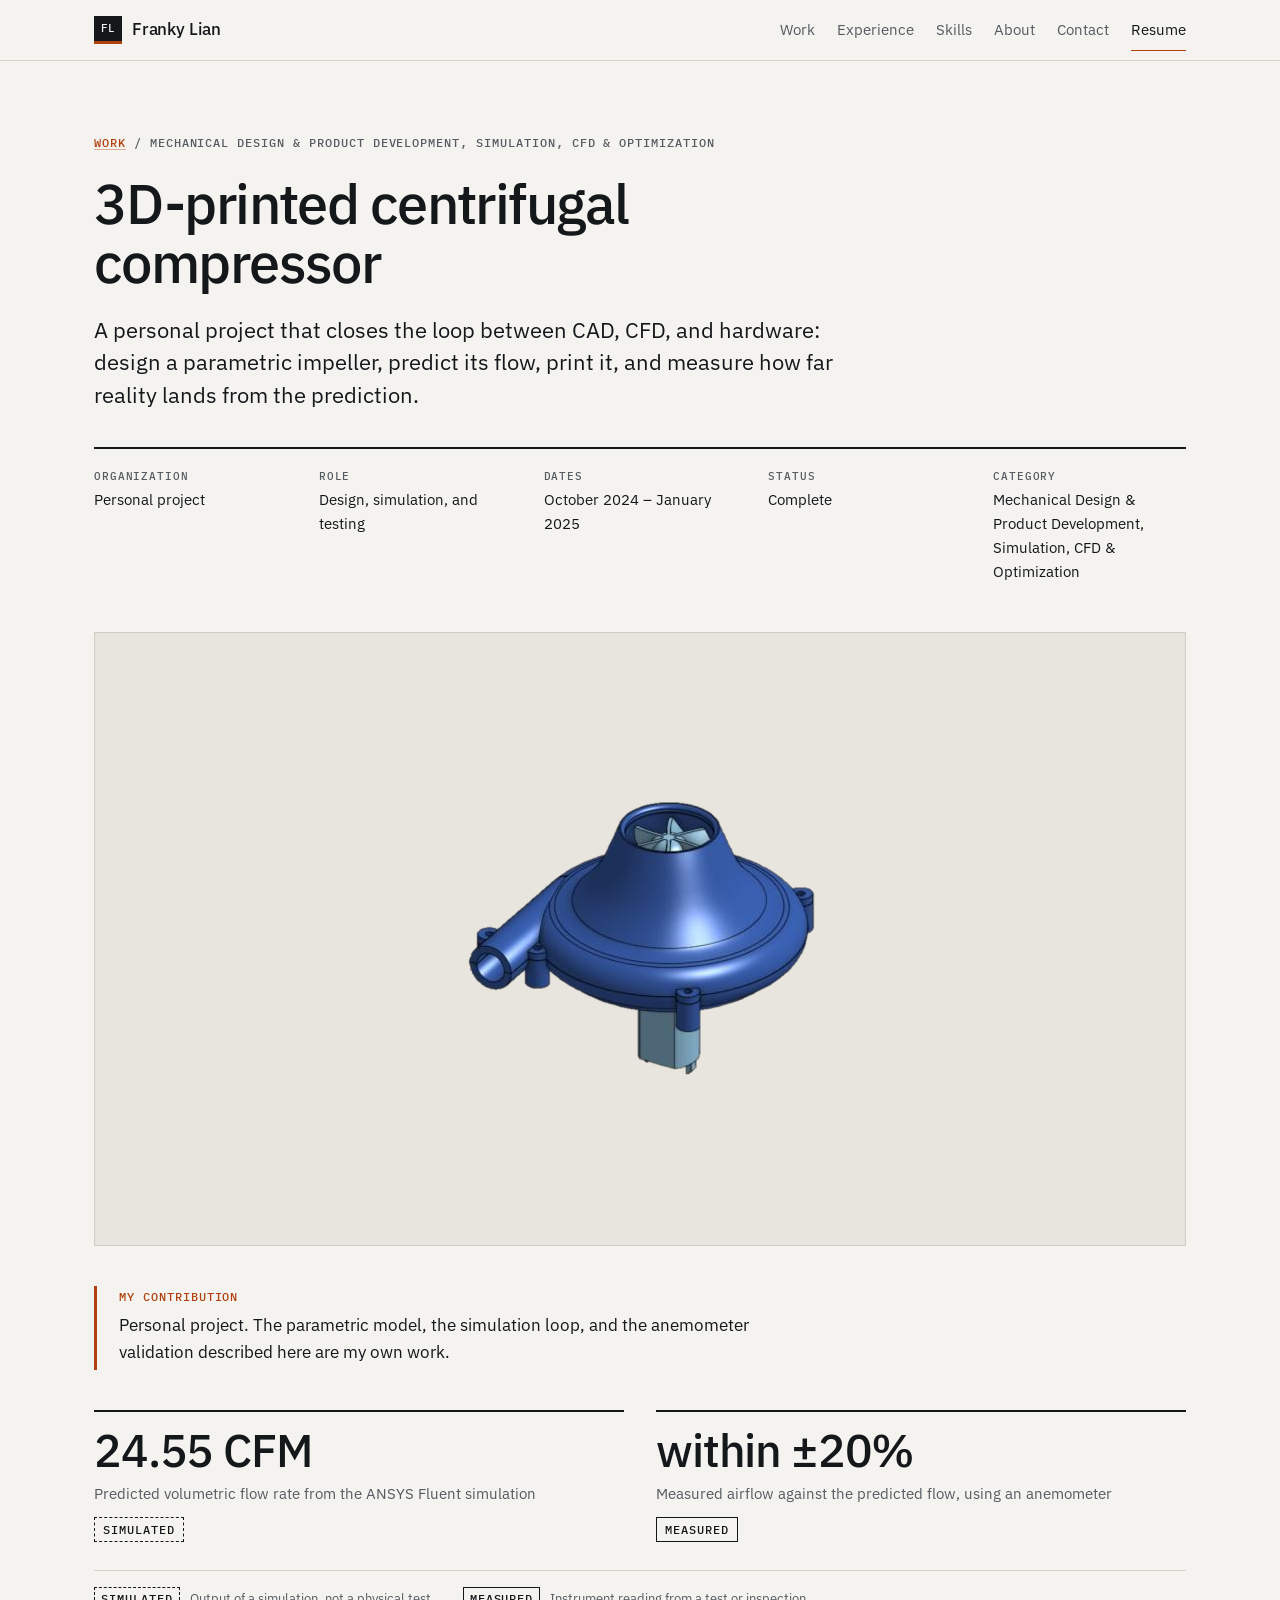
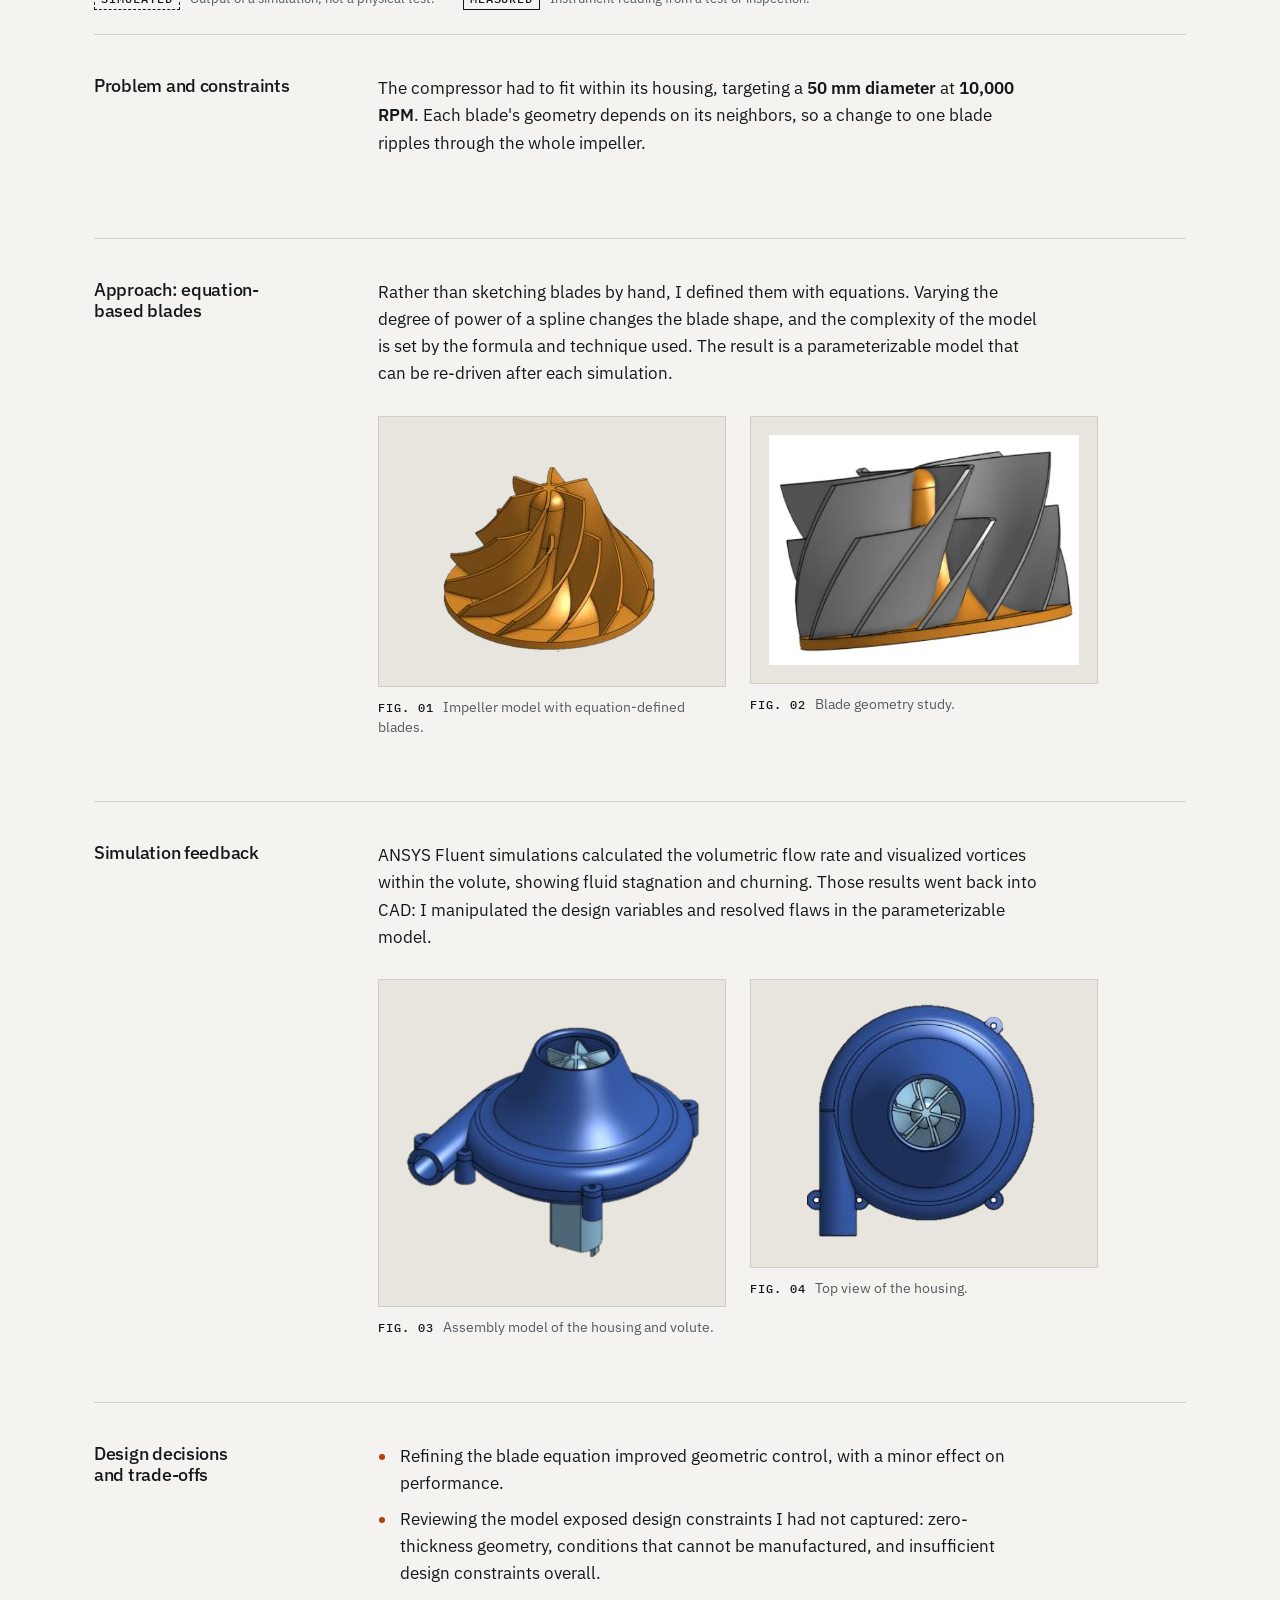
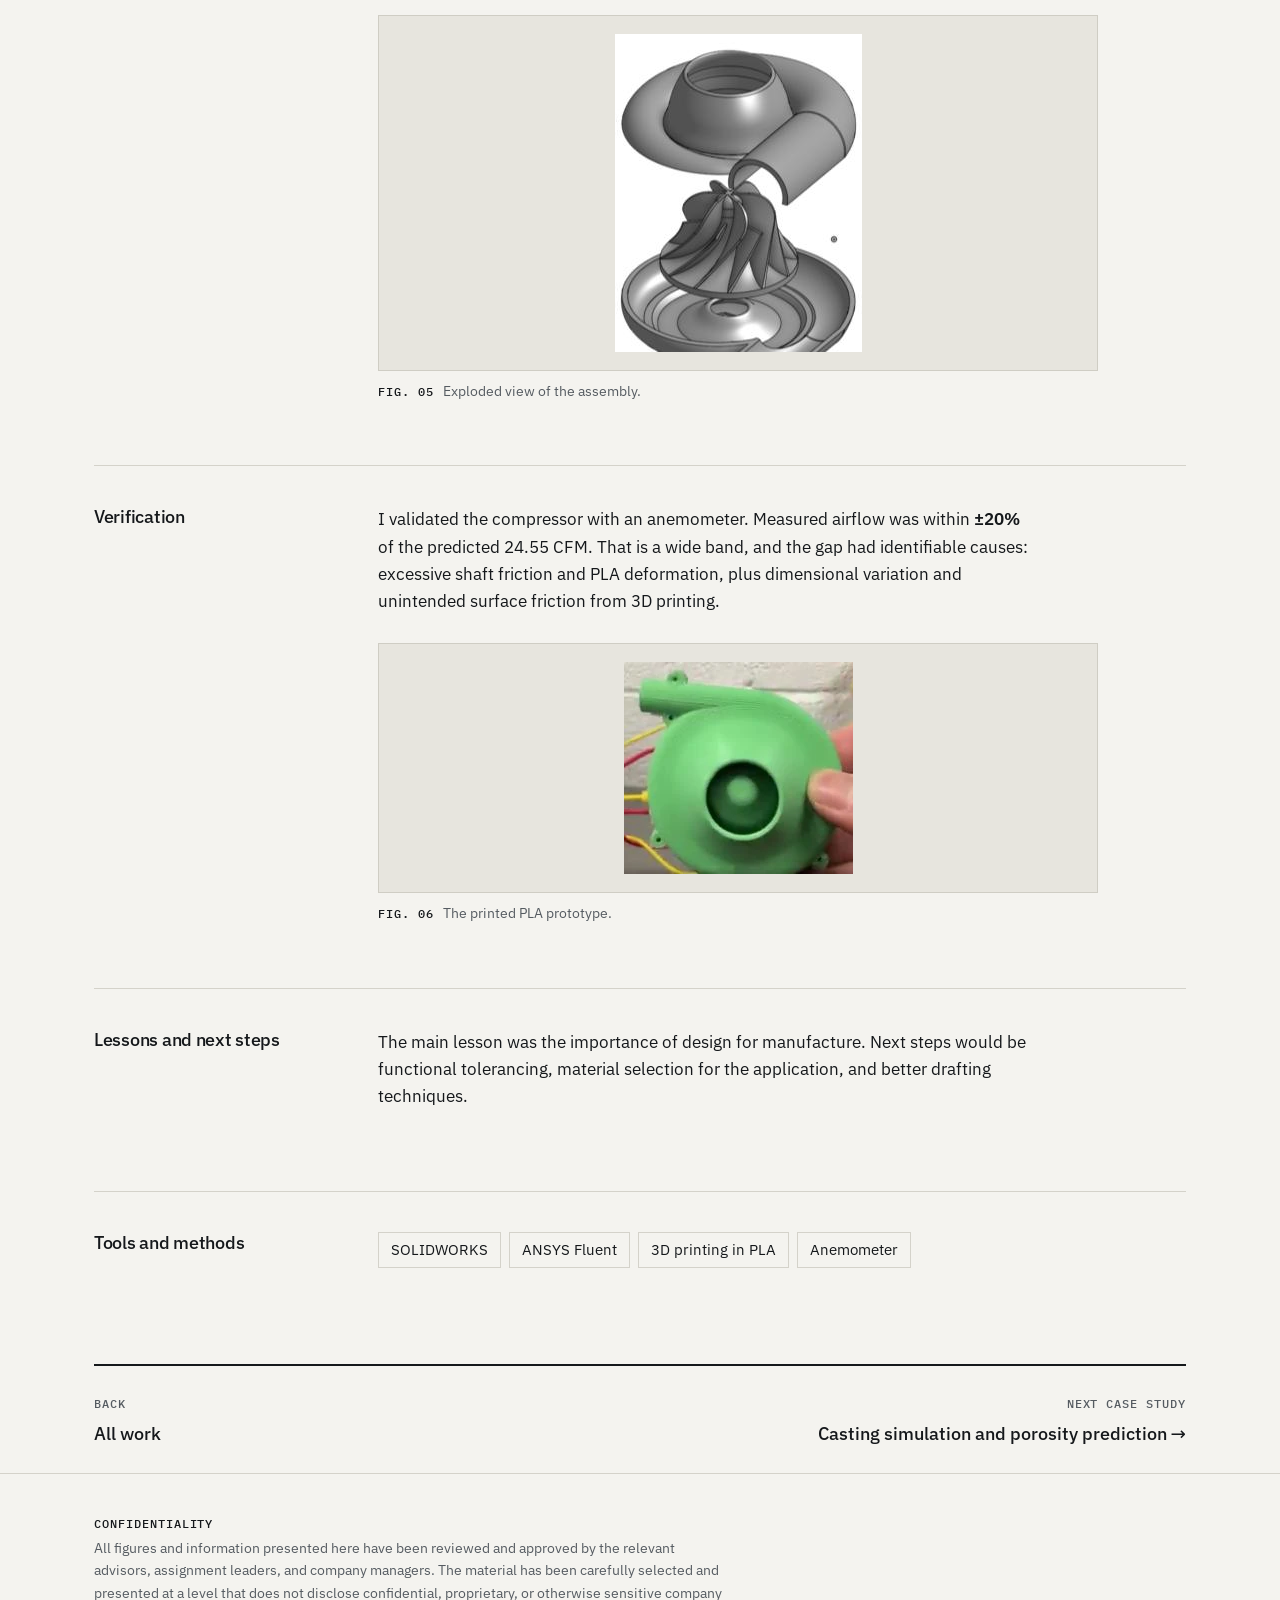
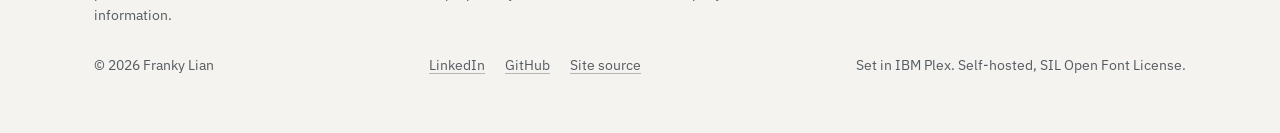
<file: projects/centrifugal-compressor.html>
<!doctype html>
<html lang="en">
<head>
<meta charset="utf-8">
<meta name="viewport" content="width=device-width, initial-scale=1">
<title>3D-printed centrifugal compressor | Franky Lian</title>
<meta name="description" content="A personal project that closes the loop between CAD, CFD, and hardware: design a parametric impeller, predict its flow, print it, and measure how far reality...">
<link rel="canonical" href="https://undescribable.github.io/FrankyLian_Portfolio/projects/centrifugal-compressor.html">
<meta name="color-scheme" content="light dark">
<meta name="theme-color" content="#f4f3ef" media="(prefers-color-scheme: light)">
<meta name="theme-color" content="#101315" media="(prefers-color-scheme: dark)">
<meta property="og:type" content="website">
<meta property="og:site_name" content="Franky Lian">
<meta property="og:title" content="3D-printed centrifugal compressor">
<meta property="og:description" content="A personal project that closes the loop between CAD, CFD, and hardware: design a parametric impeller, predict its flow, print it, and measure how far reality...">
<meta property="og:url" content="https://undescribable.github.io/FrankyLian_Portfolio/projects/centrifugal-compressor.html">
<meta property="og:image" content="https://undescribable.github.io/FrankyLian_Portfolio/assets/og-card.png">
<meta property="og:image:width" content="1200">
<meta property="og:image:height" content="630">
<meta property="og:image:alt" content="Franky Lian, mechanical engineering portfolio">
<meta name="twitter:card" content="summary_large_image">
<link rel="icon" href="../assets/favicon.svg" type="image/svg+xml">
<link rel="preload" href="../assets/fonts/ibm-plex-sans-latin-400-normal.woff2" as="font" type="font/woff2" crossorigin>
<link rel="preload" href="../assets/fonts/ibm-plex-sans-latin-500-normal.woff2" as="font" type="font/woff2" crossorigin>
<link rel="stylesheet" href="../assets/css/main.css">
<script type="application/ld+json">{"@context": "https://schema.org", "@type": "Person", "name": "Franky Lian", "url": "https://undescribable.github.io/FrankyLian_Portfolio/", "image": "https://undescribable.github.io/FrankyLian_Portfolio/assets/img/portrait.webp", "jobTitle": "Mechanical engineering student", "affiliation": {"@type": "CollegeOrUniversity", "name": "The Ohio State University"}, "sameAs": ["https://www.linkedin.com/in/franky-lian", "https://github.com/undescribable"]}</script>
</head>
<body>
<a class="skip" href="#main">Skip to content</a>
<header class="site-header">
  <div class="wrap bar">
    <a class="brand" href="../index.html"><span class="brand-mark" aria-hidden="true">FL</span><span>Franky Lian</span></a>
    <nav aria-label="Primary"><a href="../index.html#work">Work</a><a href="../index.html#experience">Experience</a><a href="../index.html#skills">Skills</a><a href="../index.html#about">About</a><a href="../index.html#contact">Contact</a><a class="nav-resume" href="../assets/Franky_Lian_Resume.pdf" target="_blank" rel="noopener">Resume</a></nav>
  </div>
</header>
<main id="main"><article class="case">
  <header class="case-head"><div class="wrap">
    <p class="crumbs mono"><a href="../index.html#work">Work</a> / Mechanical Design &amp; Product Development, Simulation, CFD &amp; Optimization</p>
    <h1>3D-printed centrifugal compressor</h1>
    <p class="dek">A personal project that closes the loop between CAD, CFD, and hardware: design a parametric impeller, predict its flow, print it, and measure how far reality lands from the prediction.</p>
    <dl class="facts"><div><dt>Organization</dt><dd>Personal project</dd></div><div><dt>Role</dt><dd>Design, simulation, and testing</dd></div><div><dt>Dates</dt><dd>October 2024 – January 2025</dd></div><div><dt>Status</dt><dd>Complete</dd></div><div><dt>Category</dt><dd>Mechanical Design &amp; Product Development, Simulation, CFD &amp; Optimization</dd></div></dl>
  </div></header>
  <div class="wrap case-hero"><figure class="plate case-plate"><img src="../assets/img/compressor/assembly-cad.webp" width="367" height="344" alt="3D-printed centrifugal compressor technical image" style="--w:367px;--h:344px" loading="eager" decoding="async" fetchpriority="high"></figure></div>
  <div class="wrap case-wrap">
    <aside class="own" aria-labelledby="own-h"><h2 id="own-h" class="mono">My contribution</h2><p>Personal project. The parametric model, the simulation loop, and the anemometer validation described here are my own work.</p></aside><section class="results-wrap" aria-labelledby="res-h"><h2 id="res-h" class="sr-only">Key results</h2><ul class="results"><li><p class="val">24.55 CFM</p><p class="lbl">Predicted volumetric flow rate from the ANSYS Fluent simulation</p><p class="kind mono kind-simulated">Simulated</p></li><li><p class="val">within ±20%</p><p class="lbl">Measured airflow against the predicted flow, using an anemometer</p><p class="kind mono kind-measured">Measured</p></li></ul><dl class="legend"><div><dt class="mono kind-simulated">Simulated</dt><dd>Output of a simulation, not a physical test.</dd></div><div><dt class="mono kind-measured">Measured</dt><dd>Instrument reading from a test or inspection.</dd></div></dl></section><section class="case-sec" aria-labelledby="problem-and-constraints"><h2 id="problem-and-constraints">Problem and constraints</h2><div class="case-body"><p>The compressor had to fit within its housing, targeting a <strong>50 mm diameter</strong> at <strong>10,000 RPM</strong>. Each blade's geometry depends on its neighbors, so a change to one blade ripples through the whole impeller.</p></div></section><section class="case-sec" aria-labelledby="approach-equation-based-blades"><h2 id="approach-equation-based-blades">Approach: equation-based blades</h2><div class="case-body"><p>Rather than sketching blades by hand, I defined them with equations. Varying the degree of power of a spline changes the blade shape, and the complexity of the model is set by the formula and technique used. The result is a parameterizable model that can be re-driven after each simulation.</p><div class="figs figs-2"><figure class="fig" style="--w:246px"><a class="zoom" href="../assets/img/compressor/impeller-cad.webp" data-caption="Impeller model with equation-defined blades." data-alt="Orange CAD model of a centrifugal impeller with curved blades around a central hub." aria-label="View larger: Impeller model with equation-defined blades."><img src="../assets/img/compressor/impeller-cad.webp" width="246" height="233" alt="Orange CAD model of a centrifugal impeller with curved blades around a central hub." style="--w:246px;--h:233px" loading="lazy" decoding="async"></a><figcaption><span class="mono">FIG. 01</span> Impeller model with equation-defined blades.</figcaption></figure><figure class="fig" style="--w:462px"><a class="zoom" href="../assets/img/compressor/blade-geometry.webp" data-caption="Blade geometry study." data-alt="Grey CAD view of impeller blades with the orange hub visible between them." aria-label="View larger: Blade geometry study."><img src="../assets/img/compressor/blade-geometry.webp" width="462" height="343" alt="Grey CAD view of impeller blades with the orange hub visible between them." style="--w:462px;--h:343px" loading="lazy" decoding="async"></a><figcaption><span class="mono">FIG. 02</span> Blade geometry study.</figcaption></figure></div></div></section><section class="case-sec" aria-labelledby="simulation-feedback"><h2 id="simulation-feedback">Simulation feedback</h2><div class="case-body"><p>ANSYS Fluent simulations calculated the volumetric flow rate and visualized vortices within the volute, showing fluid stagnation and churning. Those results went back into CAD: I manipulated the design variables and resolved flaws in the parameterizable model.</p><div class="figs figs-2"><figure class="fig" style="--w:367px"><a class="zoom" href="../assets/img/compressor/assembly-cad.webp" data-caption="Assembly model of the housing and volute." data-alt="Blue CAD model of the compressor housing and volute with a small motor below." aria-label="View larger: Assembly model of the housing and volute."><img src="../assets/img/compressor/assembly-cad.webp" width="367" height="344" alt="Blue CAD model of the compressor housing and volute with a small motor below." style="--w:367px;--h:344px" loading="lazy" decoding="async"></a><figcaption><span class="mono">FIG. 03</span> Assembly model of the housing and volute.</figcaption></figure><figure class="fig" style="--w:239px"><a class="zoom" href="../assets/img/compressor/top-view-cad.webp" data-caption="Top view of the housing." data-alt="Top view of the blue compressor housing with the impeller visible at the center." aria-label="View larger: Top view of the housing."><img src="../assets/img/compressor/top-view-cad.webp" width="239" height="251" alt="Top view of the blue compressor housing with the impeller visible at the center." style="--w:239px;--h:251px" loading="lazy" decoding="async"></a><figcaption><span class="mono">FIG. 04</span> Top view of the housing.</figcaption></figure></div></div></section><section class="case-sec" aria-labelledby="design-decisions-and-trade-offs"><h2 id="design-decisions-and-trade-offs">Design decisions and trade-offs</h2><div class="case-body"><ul><li>Refining the blade equation improved geometric control, with a minor effect on performance.</li><li>Reviewing the model exposed design constraints I had not captured: zero-thickness geometry, conditions that cannot be manufactured, and insufficient design constraints overall.</li></ul><div class="figs figs-1"><figure class="fig" style="--w:247px"><a class="zoom" href="../assets/img/compressor/exploded-view.webp" data-caption="Exploded view of the assembly." data-alt="Exploded grey CAD view showing the volute cover, impeller, and housing base separated along the axis." aria-label="View larger: Exploded view of the assembly."><img src="../assets/img/compressor/exploded-view.webp" width="247" height="318" alt="Exploded grey CAD view showing the volute cover, impeller, and housing base separated along the axis." style="--w:247px;--h:318px" loading="lazy" decoding="async"></a><figcaption><span class="mono">FIG. 05</span> Exploded view of the assembly.</figcaption></figure></div></div></section><section class="case-sec" aria-labelledby="verification"><h2 id="verification">Verification</h2><div class="case-body"><p>I validated the compressor with an anemometer. Measured airflow was within <strong>±20%</strong> of the predicted 24.55 CFM. That is a wide band, and the gap had identifiable causes: excessive shaft friction and PLA deformation, plus dimensional variation and unintended surface friction from 3D printing.</p><div class="figs figs-1"><figure class="fig" style="--w:229px"><a class="zoom" href="../assets/img/compressor/printed-prototype.webp" data-caption="The printed PLA prototype." data-alt="Green 3D-printed compressor housing held in a hand, with wires attached." aria-label="View larger: The printed PLA prototype."><img src="../assets/img/compressor/printed-prototype.webp" width="229" height="212" alt="Green 3D-printed compressor housing held in a hand, with wires attached." style="--w:229px;--h:212px" loading="lazy" decoding="async"></a><figcaption><span class="mono">FIG. 06</span> The printed PLA prototype.</figcaption></figure></div></div></section><section class="case-sec" aria-labelledby="lessons-and-next-steps"><h2 id="lessons-and-next-steps">Lessons and next steps</h2><div class="case-body"><p>The main lesson was the importance of design for manufacture. Next steps would be functional tolerancing, material selection for the application, and better drafting techniques.</p></div></section><section class="case-sec" aria-labelledby="tools-h"><h2 id="tools-h">Tools and methods</h2><div class="case-body"><ul class="tools"><li>SOLIDWORKS</li><li>ANSYS Fluent</li><li>3D printing in PLA</li><li>Anemometer</li></ul></div></section><nav class="case-nav" aria-label="Case studies">
      <a href="../index.html#work"><span class="mono">Back</span> All work</a>
      <a href="casting-simulation.html"><span class="mono">Next case study</span> Casting simulation and porosity prediction <span aria-hidden="true">&rarr;</span></a>
    </nav>
  </div>
</article></main><footer class="site-footer">
  <div class="wrap">
    <p class="conf"><span class="mono">Confidentiality</span> All figures and information presented here have been reviewed and approved by the relevant advisors, assignment leaders, and company managers. The material has been carefully selected and presented at a level that does not disclose confidential, proprietary, or otherwise sensitive company information.</p>
    <div class="foot-row">
      <p>&copy; 2026 Franky Lian</p>
      <p class="foot-links">
        <a href="https://www.linkedin.com/in/franky-lian" rel="noopener">LinkedIn</a>
        <a href="https://github.com/undescribable" rel="noopener">GitHub</a>
        <a href="https://github.com/undescribable/FrankyLian_Portfolio" rel="noopener">Site source</a>
      </p>
      <p class="muted">Set in IBM Plex. Self-hosted, SIL Open Font License.</p>
    </div>
  </div>
</footer>
<dialog id="lightbox" aria-label="Image viewer">
  <figure>
    <img alt="">
    <figcaption></figcaption>
  </figure>
  <button type="button" class="lb-close" aria-label="Close image viewer">Close</button>
</dialog>
<script src="../assets/js/main.js" defer></script>
</body>
</html>
</file>
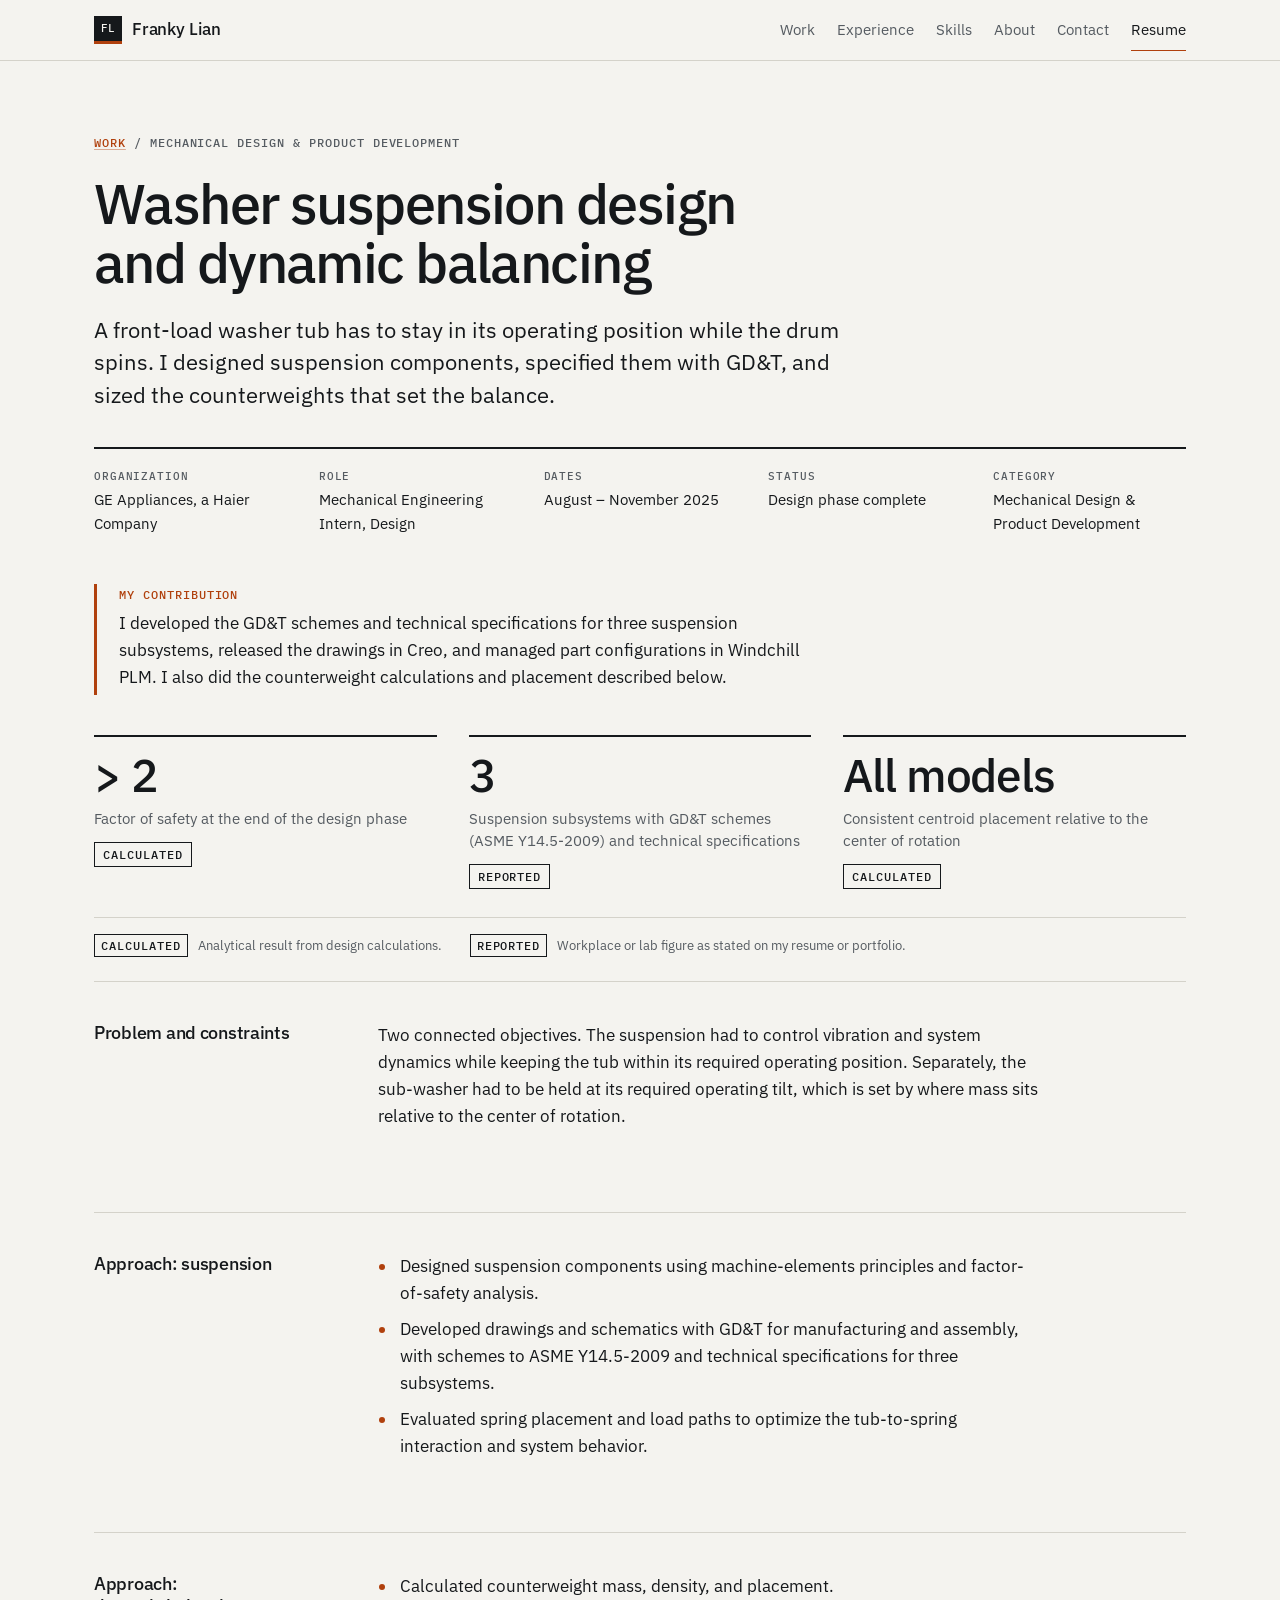
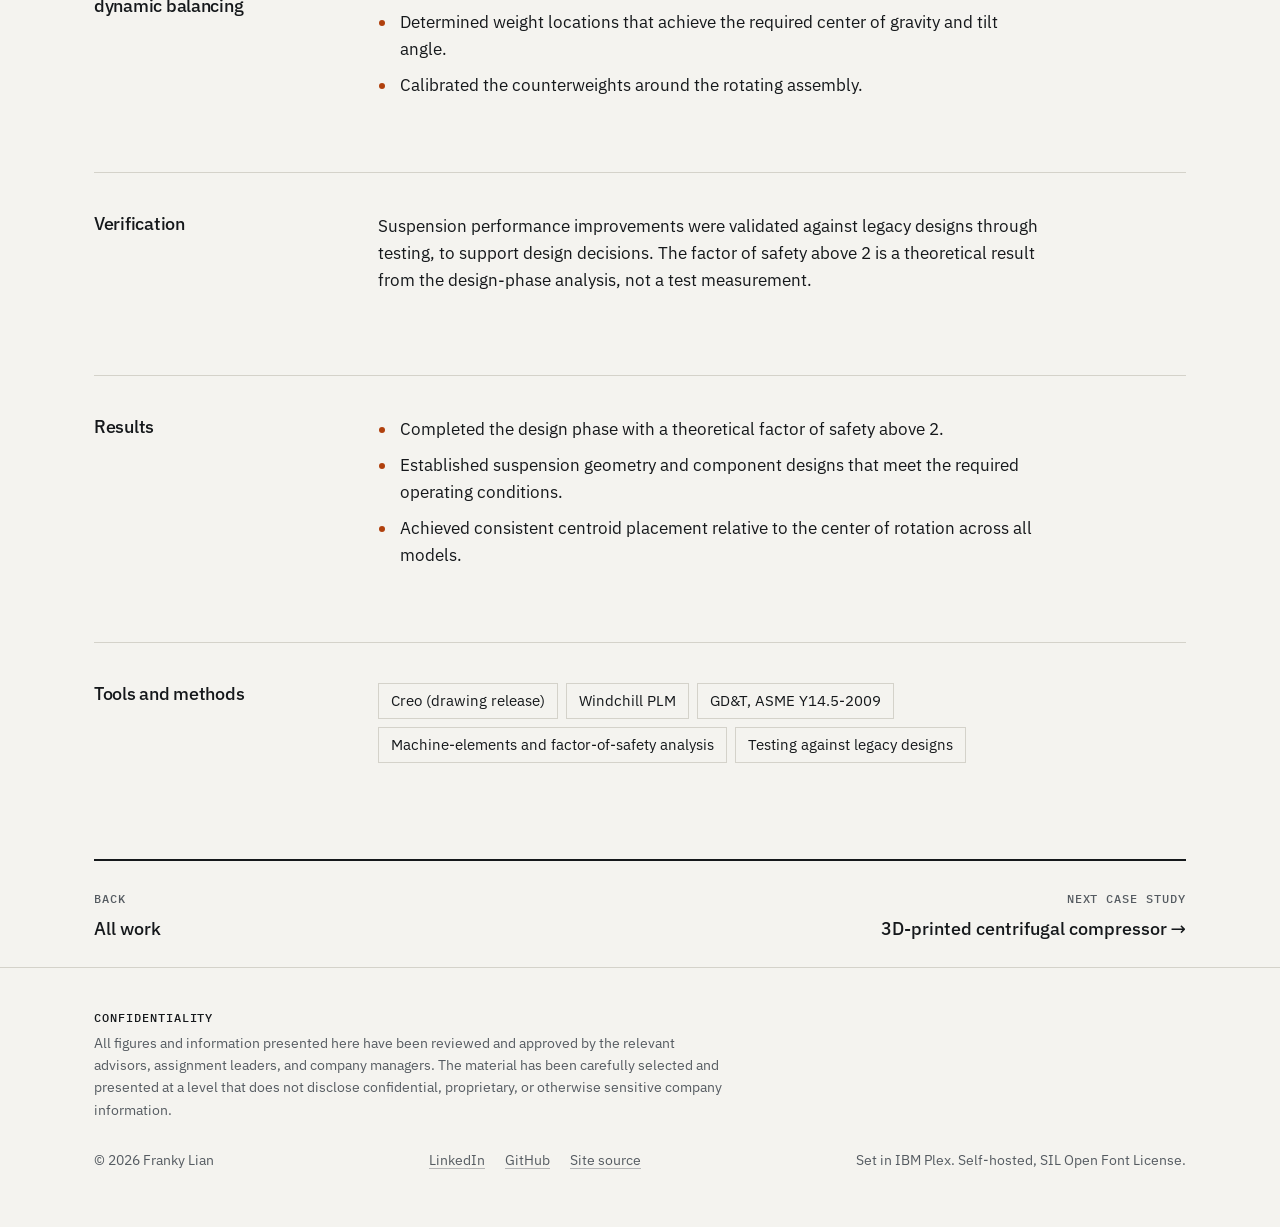
<file: projects/washer-suspension.html>
<!doctype html>
<html lang="en">
<head>
<meta charset="utf-8">
<meta name="viewport" content="width=device-width, initial-scale=1">
<title>Washer suspension design and dynamic balancing | Franky Lian</title>
<meta name="description" content="A front-load washer tub has to stay in its operating position while the drum spins. I designed suspension components, specified them with GD&amp;T, and sized the...">
<link rel="canonical" href="https://undescribable.github.io/FrankyLian_Portfolio/projects/washer-suspension.html">
<meta name="color-scheme" content="light dark">
<meta name="theme-color" content="#f4f3ef" media="(prefers-color-scheme: light)">
<meta name="theme-color" content="#101315" media="(prefers-color-scheme: dark)">
<meta property="og:type" content="website">
<meta property="og:site_name" content="Franky Lian">
<meta property="og:title" content="Washer suspension design and dynamic balancing">
<meta property="og:description" content="A front-load washer tub has to stay in its operating position while the drum spins. I designed suspension components, specified them with GD&amp;T, and sized the...">
<meta property="og:url" content="https://undescribable.github.io/FrankyLian_Portfolio/projects/washer-suspension.html">
<meta property="og:image" content="https://undescribable.github.io/FrankyLian_Portfolio/assets/og-card.png">
<meta property="og:image:width" content="1200">
<meta property="og:image:height" content="630">
<meta property="og:image:alt" content="Franky Lian, mechanical engineering portfolio">
<meta name="twitter:card" content="summary_large_image">
<link rel="icon" href="../assets/favicon.svg" type="image/svg+xml">
<link rel="preload" href="../assets/fonts/ibm-plex-sans-latin-400-normal.woff2" as="font" type="font/woff2" crossorigin>
<link rel="preload" href="../assets/fonts/ibm-plex-sans-latin-500-normal.woff2" as="font" type="font/woff2" crossorigin>
<link rel="stylesheet" href="../assets/css/main.css">
<script type="application/ld+json">{"@context": "https://schema.org", "@type": "Person", "name": "Franky Lian", "url": "https://undescribable.github.io/FrankyLian_Portfolio/", "image": "https://undescribable.github.io/FrankyLian_Portfolio/assets/img/portrait.webp", "jobTitle": "Mechanical engineering student", "affiliation": {"@type": "CollegeOrUniversity", "name": "The Ohio State University"}, "sameAs": ["https://www.linkedin.com/in/franky-lian", "https://github.com/undescribable"]}</script>
</head>
<body>
<a class="skip" href="#main">Skip to content</a>
<header class="site-header">
  <div class="wrap bar">
    <a class="brand" href="../index.html"><span class="brand-mark" aria-hidden="true">FL</span><span>Franky Lian</span></a>
    <nav aria-label="Primary"><a href="../index.html#work">Work</a><a href="../index.html#experience">Experience</a><a href="../index.html#skills">Skills</a><a href="../index.html#about">About</a><a href="../index.html#contact">Contact</a><a class="nav-resume" href="../assets/Franky_Lian_Resume.pdf" target="_blank" rel="noopener">Resume</a></nav>
  </div>
</header>
<main id="main"><article class="case">
  <header class="case-head"><div class="wrap">
    <p class="crumbs mono"><a href="../index.html#work">Work</a> / Mechanical Design &amp; Product Development</p>
    <h1>Washer suspension design and dynamic balancing</h1>
    <p class="dek">A front-load washer tub has to stay in its operating position while the drum spins. I designed suspension components, specified them with GD&amp;T, and sized the counterweights that set the balance.</p>
    <dl class="facts"><div><dt>Organization</dt><dd>GE Appliances, a Haier Company</dd></div><div><dt>Role</dt><dd>Mechanical Engineering Intern, Design</dd></div><div><dt>Dates</dt><dd>August – November 2025</dd></div><div><dt>Status</dt><dd>Design phase complete</dd></div><div><dt>Category</dt><dd>Mechanical Design &amp; Product Development</dd></div></dl>
  </div></header>
  
  <div class="wrap case-wrap">
    <aside class="own" aria-labelledby="own-h"><h2 id="own-h" class="mono">My contribution</h2><p>I developed the GD&amp;T schemes and technical specifications for three suspension subsystems, released the drawings in Creo, and managed part configurations in Windchill PLM. I also did the counterweight calculations and placement described below.</p></aside><section class="results-wrap" aria-labelledby="res-h"><h2 id="res-h" class="sr-only">Key results</h2><ul class="results"><li><p class="val">&gt; 2</p><p class="lbl">Factor of safety at the end of the design phase</p><p class="kind mono kind-calculated">Calculated</p></li><li><p class="val">3</p><p class="lbl">Suspension subsystems with GD&amp;T schemes (ASME Y14.5-2009) and technical specifications</p><p class="kind mono kind-reported">Reported</p></li><li><p class="val">All models</p><p class="lbl">Consistent centroid placement relative to the center of rotation</p><p class="kind mono kind-calculated">Calculated</p></li></ul><dl class="legend"><div><dt class="mono kind-calculated">Calculated</dt><dd>Analytical result from design calculations.</dd></div><div><dt class="mono kind-reported">Reported</dt><dd>Workplace or lab figure as stated on my resume or portfolio.</dd></div></dl></section><section class="case-sec" aria-labelledby="problem-and-constraints"><h2 id="problem-and-constraints">Problem and constraints</h2><div class="case-body"><p>Two connected objectives. The suspension had to control vibration and system dynamics while keeping the tub within its required operating position. Separately, the sub-washer had to be held at its required operating tilt, which is set by where mass sits relative to the center of rotation.</p></div></section><section class="case-sec" aria-labelledby="approach-suspension"><h2 id="approach-suspension">Approach: suspension</h2><div class="case-body"><ul><li>Designed suspension components using machine-elements principles and factor-of-safety analysis.</li><li>Developed drawings and schematics with GD&amp;T for manufacturing and assembly, with schemes to ASME Y14.5-2009 and technical specifications for three subsystems.</li><li>Evaluated spring placement and load paths to optimize the tub-to-spring interaction and system behavior.</li></ul></div></section><section class="case-sec" aria-labelledby="approach-dynamic-balancing"><h2 id="approach-dynamic-balancing">Approach: dynamic balancing</h2><div class="case-body"><ul><li>Calculated counterweight mass, density, and placement.</li><li>Determined weight locations that achieve the required center of gravity and tilt angle.</li><li>Calibrated the counterweights around the rotating assembly.</li></ul></div></section><section class="case-sec" aria-labelledby="verification"><h2 id="verification">Verification</h2><div class="case-body"><p>Suspension performance improvements were validated against legacy designs through testing, to support design decisions. The factor of safety above 2 is a theoretical result from the design-phase analysis, not a test measurement.</p></div></section><section class="case-sec" aria-labelledby="results"><h2 id="results">Results</h2><div class="case-body"><ul><li>Completed the design phase with a theoretical factor of safety above 2.</li><li>Established suspension geometry and component designs that meet the required operating conditions.</li><li>Achieved consistent centroid placement relative to the center of rotation across all models.</li></ul></div></section><section class="case-sec" aria-labelledby="tools-h"><h2 id="tools-h">Tools and methods</h2><div class="case-body"><ul class="tools"><li>Creo (drawing release)</li><li>Windchill PLM</li><li>GD&amp;T, ASME Y14.5-2009</li><li>Machine-elements and factor-of-safety analysis</li><li>Testing against legacy designs</li></ul></div></section><nav class="case-nav" aria-label="Case studies">
      <a href="../index.html#work"><span class="mono">Back</span> All work</a>
      <a href="centrifugal-compressor.html"><span class="mono">Next case study</span> 3D-printed centrifugal compressor <span aria-hidden="true">&rarr;</span></a>
    </nav>
  </div>
</article></main><footer class="site-footer">
  <div class="wrap">
    <p class="conf"><span class="mono">Confidentiality</span> All figures and information presented here have been reviewed and approved by the relevant advisors, assignment leaders, and company managers. The material has been carefully selected and presented at a level that does not disclose confidential, proprietary, or otherwise sensitive company information.</p>
    <div class="foot-row">
      <p>&copy; 2026 Franky Lian</p>
      <p class="foot-links">
        <a href="https://www.linkedin.com/in/franky-lian" rel="noopener">LinkedIn</a>
        <a href="https://github.com/undescribable" rel="noopener">GitHub</a>
        <a href="https://github.com/undescribable/FrankyLian_Portfolio" rel="noopener">Site source</a>
      </p>
      <p class="muted">Set in IBM Plex. Self-hosted, SIL Open Font License.</p>
    </div>
  </div>
</footer>
<dialog id="lightbox" aria-label="Image viewer">
  <figure>
    <img alt="">
    <figcaption></figcaption>
  </figure>
  <button type="button" class="lb-close" aria-label="Close image viewer">Close</button>
</dialog>
<script src="../assets/js/main.js" defer></script>
</body>
</html>
</file>
<file: assets/css/main.css>
/* Franky Lian portfolio. Design tokens first, then base, layout, components, pages. */

@font-face { font-family: "IBM Plex Sans"; font-style: normal; font-weight: 400; font-display: swap; src: url("../fonts/ibm-plex-sans-latin-400-normal.woff2") format("woff2"); }
@font-face { font-family: "IBM Plex Sans"; font-style: normal; font-weight: 500; font-display: swap; src: url("../fonts/ibm-plex-sans-latin-500-normal.woff2") format("woff2"); }
@font-face { font-family: "IBM Plex Sans"; font-style: normal; font-weight: 600; font-display: swap; src: url("../fonts/ibm-plex-sans-latin-600-normal.woff2") format("woff2"); }
@font-face { font-family: "IBM Plex Mono"; font-style: normal; font-weight: 400; font-display: swap; src: url("../fonts/ibm-plex-mono-latin-400-normal.woff2") format("woff2"); }
@font-face { font-family: "IBM Plex Mono"; font-style: normal; font-weight: 500; font-display: swap; src: url("../fonts/ibm-plex-mono-latin-500-normal.woff2") format("woff2"); }

:root {
  color-scheme: light dark;
  --bg: #f4f3ef;
  --surface: #faf9f6;
  --ink: #15181b;
  --muted: #555b61;
  --line: #d4d2ca;
  --accent: #b0400d;
  --accent-ink: #ffffff;
  --pass: #1b6b3a;
  --fail: #a3200f;
  /* Plates are the light "drawing sheet" behind images, in both themes. */
  --plate: #e7e5de;
  --plate-ink: #15181b;
  --plate-line: #cfcdc4;

  --sans: "IBM Plex Sans", ui-sans-serif, system-ui, -apple-system, "Segoe UI", Roboto, Helvetica, Arial, sans-serif;
  --mono: "IBM Plex Mono", ui-monospace, SFMono-Regular, Menlo, Consolas, monospace;
  --wrap: 1180px;
  --gutter: clamp(18px, 4vw, 44px);
}

@media (prefers-color-scheme: dark) {
  :root {
    --bg: #101315;
    --surface: #161a1d;
    --ink: #ecebe6;
    --muted: #a3a9ae;
    --line: #2a3035;
    --accent: #ff8f57;
    --accent-ink: #101315;
    --pass: #6fd09a;
    --fail: #ff8d7a;
  }
}

/* ---------- base ---------- */
*, *::before, *::after { box-sizing: border-box; }
html { -webkit-text-size-adjust: 100%; scroll-padding-top: 104px; }
@media (prefers-reduced-motion: no-preference) { html { scroll-behavior: smooth; } }
body {
  margin: 0;
  background: var(--bg);
  color: var(--ink);
  font-family: var(--sans);
  font-size: 1.0625rem;
  line-height: 1.6;
  -webkit-font-smoothing: antialiased;
  text-rendering: optimizeLegibility;
}
img { display: block; max-width: 100%; height: auto; }
a { color: inherit; text-decoration-color: color-mix(in srgb, currentColor 40%, transparent); text-underline-offset: 0.2em; }
a:hover { text-decoration-color: var(--accent); color: var(--accent); }
h1, h2, h3, h4 { font-weight: 500; line-height: 1.15; letter-spacing: -0.015em; margin: 0; text-wrap: balance; }
p { margin: 0 0 1em; }
ul, ol { margin: 0; padding: 0; }
:focus-visible { outline: 2px solid var(--accent); outline-offset: 3px; border-radius: 2px; }
.mono { font-family: var(--mono); font-size: 0.75rem; letter-spacing: 0.08em; text-transform: uppercase; font-weight: 500; }
.muted { color: var(--muted); }
.sr-only { position: absolute; width: 1px; height: 1px; margin: -1px; padding: 0; overflow: hidden; clip: rect(0 0 0 0); white-space: nowrap; border: 0; }
.skip { position: absolute; left: 12px; top: -60px; z-index: 100; background: var(--ink); color: var(--bg); padding: 10px 16px; text-decoration: none; }
.skip:focus { top: 12px; }
.wrap { max-width: var(--wrap); margin-inline: auto; padding-inline: var(--gutter); }

/* ---------- header ---------- */
.site-header { position: sticky; top: 0; z-index: 20; background: var(--bg); border-bottom: 1px solid var(--line); }
.bar { display: flex; flex-wrap: wrap; align-items: center; justify-content: space-between; gap: 6px 24px; min-height: 60px; padding-block: 8px; }
.brand { display: inline-flex; align-items: center; gap: 10px; font-weight: 500; text-decoration: none; letter-spacing: -0.01em; }
.brand-mark { display: inline-grid; place-items: center; width: 28px; height: 28px; background: var(--ink); color: var(--bg); font: 500 0.6875rem/1 var(--mono); letter-spacing: 0.04em; border-bottom: 3px solid var(--accent); }
.site-header nav { display: flex; flex-wrap: wrap; gap: 4px 22px; font-size: 0.9375rem; }
.site-header nav a { text-decoration: none; color: var(--muted); padding-block: 8px; }
.site-header nav a:hover { color: var(--accent); }
.site-header nav .nav-resume { color: var(--ink); border-bottom: 1px solid var(--accent); }

/* ---------- shared components ---------- */
.btn { display: inline-block; background: var(--accent); color: var(--accent-ink); padding: 12px 22px; text-decoration: none; font-weight: 500; border: 1px solid var(--accent); }
.btn:hover { color: var(--accent-ink); background: color-mix(in srgb, var(--accent) 88%, var(--ink)); }
.link { text-decoration: underline; text-decoration-color: var(--line); text-underline-offset: 0.3em; }

.section { padding-block: clamp(56px, 9vw, 112px); border-top: 1px solid var(--line); }
.sec-head { display: grid; grid-template-columns: 120px minmax(0, 1fr); gap: 8px 24px; margin-bottom: clamp(28px, 4vw, 48px); }
.sec-head h2 { font-size: clamp(1.7rem, 3.4vw, 2.5rem); }
.sec-head .idx { color: var(--accent); padding-top: 0.8em; margin: 0; }
.sec-intro { color: var(--muted); max-width: 62ch; margin: 0.8em 0 0; }
.sub-h { font-size: 1.25rem; margin: clamp(40px, 6vw, 72px) 0 12px; }

.plate { position: relative; background: var(--plate); border: 1px solid var(--plate-line); aspect-ratio: 4 / 3; overflow: hidden; color: var(--plate-ink); }
.plate img { position: absolute; inset: 0; margin: auto; width: auto; height: auto; max-width: min(90%, var(--w)); max-height: min(90%, var(--h)); }
.plate-stat { display: flex; flex-direction: column; justify-content: center; gap: 6px; padding: 8%; }
.plate-stat strong { font-size: clamp(2.8rem, 6vw, 4.6rem); font-weight: 500; letter-spacing: -0.03em; line-height: 1; }
.plate-stat .stat-label { max-width: 26ch; font-size: 0.9rem; line-height: 1.35; }
.plate-stat .mono { color: #555b61; }

.chip { display: inline-block; padding: 1px 8px; border: 1px solid var(--line); color: var(--muted); }

/* ---------- hero ---------- */
.hero { padding-block: clamp(36px, 7vw, 88px) clamp(48px, 7vw, 96px); }
.hero-grid { display: grid; grid-template-columns: minmax(0, 1fr); gap: clamp(36px, 5vw, 56px); }
@media (min-width: 1000px) { .hero-grid { grid-template-columns: minmax(0, 1fr) minmax(0, 560px); align-items: start; } }
.hero h1 { margin: 0 0 24px; }
.hero .name { display: block; color: var(--accent); margin-bottom: 18px; font-size: 0.8125rem; letter-spacing: 0.14em; }
.headline { display: block; font-size: clamp(2.2rem, 4.6vw, 3.4rem); line-height: 1.03; letter-spacing: -0.03em; font-weight: 500; }
.lede { font-size: clamp(1.05rem, 1.4vw, 1.15rem); line-height: 1.55; max-width: 56ch; color: var(--ink); }
.hero-actions { display: flex; flex-wrap: wrap; align-items: center; gap: 14px 26px; margin-top: 28px; }

/* hero inspection sheet */
.sheet { margin: 0; min-width: 0; }
.sheet-tabs { display: flex; }
.sheet-tabs button { min-height: 36px; font: 500 0.75rem/1 var(--mono); letter-spacing: 0.08em; text-transform: uppercase; padding: 11px 16px; background: transparent; color: var(--muted); border: 1px solid var(--line); border-bottom: 0; cursor: pointer; }
.sheet-tabs button + button { border-left: 0; }
.sheet-tabs button[aria-selected="true"] { background: var(--plate); color: var(--plate-ink); border-color: var(--plate-line); }
.sheet-states { background: var(--plate); color: var(--plate-ink); border: 1px solid var(--plate-line); padding: 16px; }
.state .zoom { display: grid; place-items: center; }
.state img { width: min(100%, var(--w)); height: auto; }
.state-cap { font-size: 0.8125rem; line-height: 1.45; margin: 12px 0 0; }
.tag { display: inline-block; background: var(--plate-ink); color: var(--plate); padding: 1px 7px; margin-right: 6px; }
.state + .state { margin-top: 20px; }
.sheet.js .state { display: none; margin: 0; }
.sheet.js .state.is-active { display: block; }
.titleblock { width: 100%; border-collapse: collapse; font: 400 0.75rem/1.4 var(--mono); border: 1px solid var(--line); border-top: 0; }
.titleblock th, .titleblock td { padding: 8px 12px; border-top: 1px solid var(--line); text-align: left; vertical-align: top; }
.titleblock th { width: 8.5em; color: var(--muted); font-weight: 500; letter-spacing: 0.06em; text-transform: uppercase; }
.titleblock tr.is-current th, .titleblock tr.is-current td { background: color-mix(in srgb, var(--accent) 9%, transparent); }
.badge { display: inline-block; margin-left: 6px; padding: 0 6px; border: 1px solid currentColor; font-size: 0.6875rem; letter-spacing: 0.06em; text-transform: uppercase; }
.badge.pass { color: var(--pass); }
.badge.fail { color: var(--fail); }
.sheet > figcaption { margin-top: 14px; color: var(--muted); font-size: 0.8125rem; line-height: 1.6; text-transform: none; letter-spacing: 0.02em; }
.sheet > figcaption span:first-child { color: var(--ink); text-transform: uppercase; letter-spacing: 0.08em; margin-right: 6px; }
.sheet > figcaption a { color: var(--ink); white-space: nowrap; }

/* ---------- pillars ---------- */
.pillars { list-style: none; display: grid; grid-template-columns: repeat(auto-fit, minmax(260px, 1fr)); gap: 40px 36px; }
.pillars li { border-top: 2px solid var(--ink); padding-top: 18px; }
.pillars .pn { color: var(--accent); margin-bottom: 10px; }
.pillars h3 { font-size: 1.35rem; margin-bottom: 10px; }
.pillars p { color: var(--muted); }
.plinks { display: flex; flex-direction: column; gap: 4px; margin-top: 14px; }
.plinks a { color: var(--ink); font-weight: 500; }

/* ---------- work ---------- */
.filters { display: flex; flex-wrap: wrap; gap: 8px; margin-bottom: 32px; }
.filter { font: inherit; font-size: 0.875rem; min-height: 36px; padding: 7px 14px; background: transparent; color: var(--muted); border: 1px solid var(--line); cursor: pointer; }
.filter:hover { color: var(--ink); border-color: var(--ink); }
.filter[aria-pressed="true"] { background: var(--ink); color: var(--bg); border-color: var(--ink); }
.cards { display: grid; grid-template-columns: repeat(2, minmax(0, 1fr)); gap: clamp(36px, 5vw, 64px) clamp(24px, 3vw, 40px); }
.card { position: relative; display: flex; flex-direction: column; gap: 18px; min-width: 0; }
.card[hidden] { display: none; }
.card.feature { grid-column: 1 / -1; display: grid; grid-template-columns: minmax(0, 1.15fr) minmax(0, 1fr); gap: clamp(24px, 4vw, 48px); align-items: stretch; }
.card.feature .plate { aspect-ratio: auto; min-height: 340px; }
.card.feature .card-body { align-self: center; }
.card.feature h3 { font-size: clamp(1.6rem, 3vw, 2.2rem); }
.card-top { display: flex; flex-wrap: wrap; align-items: center; gap: 8px; margin-bottom: 12px; color: var(--accent); }
.card-top .chip { color: var(--muted); }
.card h3 { font-size: 1.4rem; margin-bottom: 10px; }
.card h3 a { text-decoration: none; }
.card h3 a::after { content: ""; position: absolute; inset: 0; }
.card-sum { color: var(--muted); margin-bottom: 12px; }
.card-meta { font-size: 0.875rem; color: var(--muted); margin-bottom: 14px; }
.card-cta { color: var(--ink); margin: 0; }
.card:hover .plate { border-color: var(--ink); }
.card:hover h3 a { color: var(--accent); }
.arrow { display: inline-block; }
@media (prefers-reduced-motion: no-preference) {
  .plate { transition: border-color 0.15s; }
  .arrow { transition: transform 0.15s; }
  .card:hover .arrow { transform: translateX(4px); }
}
.team-list { list-style: none; }
.team { display: grid; grid-template-columns: 200px minmax(0, 1fr); gap: 8px 40px; padding-block: 22px; border-top: 1px solid var(--line); }
.team h4 { font-size: 1.1rem; }
.team .org { color: var(--muted); margin: 2px 0 8px; }
.team ul, .job ul, .case-body ul { padding-left: 1.1em; }
.team li, .job li, .case-body li { margin-bottom: 0.5em; padding-left: 0.2em; }
.team li::marker, .job li::marker, .case-body li::marker { color: var(--accent); }
.dates { color: var(--muted); margin: 0; padding-top: 0.35em; }

/* ---------- experience ---------- */
.timeline { list-style: none; }
.job, .edu { display: grid; grid-template-columns: 200px minmax(0, 1fr); gap: 8px 40px; padding-block: 28px; border-top: 1px solid var(--line); }
.timeline > .job:first-child { border-top: 2px solid var(--ink); }
.job h3, .edu h3 { font-size: 1.25rem; }
.org { color: var(--muted); margin: 2px 0 12px; }
.rel { display: flex; flex-wrap: wrap; gap: 6px 20px; margin: 14px 0 0; }
.rel a { font-weight: 500; }
.edu { border-top: 2px solid var(--ink); margin-top: 48px; }
.edu p:not(.dates):not(.org) { margin: 0 0 4px; }

/* ---------- skills ---------- */
.skills { display: grid; grid-template-columns: repeat(auto-fit, minmax(min(100%, 340px), 1fr)); gap: 44px 48px; }
.skill-group h3 { font-size: 1.15rem; padding-bottom: 12px; border-bottom: 2px solid var(--ink); }
.skill-group dl { margin: 0; }
.skill-group dl > div { display: grid; grid-template-columns: minmax(0, 0.9fr) minmax(0, 1.1fr); gap: 4px 16px; padding-block: 11px; border-bottom: 1px solid var(--line); }
.skill-group dt { font-weight: 500; }
.skill-group dd { margin: 0; color: var(--muted); font-size: 0.9375rem; }
.also { margin: 12px 0 0; color: var(--muted); font-size: 0.9375rem; }
.also .mono { display: block; margin-bottom: 2px; }

/* ---------- about / contact ---------- */
.about { display: grid; grid-template-columns: minmax(0, 340px) minmax(0, 1fr); gap: clamp(28px, 5vw, 64px); align-items: start; }
.portrait { aspect-ratio: 4 / 5; }
.portrait img { max-width: 100%; max-height: 100%; width: 100%; height: 100%; object-fit: cover; object-position: 50% 20%; }
.prose p { max-width: 62ch; }
.prose p:first-child { font-size: 1.15rem; }
.contact-list { list-style: none; border-top: 2px solid var(--ink); }
.contact-list li { display: grid; grid-template-columns: 140px minmax(0, 1fr); gap: 8px 24px; padding-block: 16px; border-bottom: 1px solid var(--line); font-size: 1.15rem; overflow-wrap: anywhere; }
.contact-list .mono { color: var(--muted); padding-top: 0.5em; }

/* ---------- footer ---------- */
.site-footer { border-top: 1px solid var(--line); padding-block: 40px 56px; color: var(--muted); font-size: 0.875rem; }
.conf { max-width: 80ch; }
.conf .mono { display: block; color: var(--ink); margin-bottom: 4px; }
.foot-row { display: flex; flex-wrap: wrap; justify-content: space-between; gap: 8px 32px; margin-top: 28px; }
.foot-row p { margin: 0; }
.foot-links { display: flex; flex-wrap: wrap; gap: 4px 20px; }

/* ---------- case study ---------- */
.case-head { padding-block: clamp(32px, 6vw, 72px) 8px; }
.crumbs { color: var(--muted); margin-bottom: 22px; }
.crumbs a { color: var(--accent); }
.case h1 { font-size: clamp(2.1rem, 4.8vw, 3.5rem); line-height: 1.05; letter-spacing: -0.028em; max-width: 22ch; }
.dek { font-size: clamp(1.1rem, 1.8vw, 1.35rem); line-height: 1.5; max-width: 60ch; margin: 22px 0 0; color: var(--ink); }
.facts { display: grid; grid-template-columns: repeat(auto-fit, minmax(190px, 1fr)); gap: 18px 32px; margin: 36px 0 0; padding-top: 22px; border-top: 2px solid var(--ink); }
.facts dt { font: 500 0.6875rem/1 var(--mono); letter-spacing: 0.08em; text-transform: uppercase; color: var(--muted); margin-bottom: 6px; }
.facts dd { margin: 0; font-size: 0.9375rem; }
.case-wrap { padding-bottom: 24px; }
.own { margin: 40px 0 8px; padding: 4px 0 4px 22px; border-left: 3px solid var(--accent); max-width: 72ch; }
.own h2 { color: var(--accent); margin-bottom: 8px; }
.own p { margin: 0; }
.results-wrap { margin: 40px 0 16px; }
.results { list-style: none; display: grid; grid-template-columns: repeat(auto-fit, minmax(min(100%, 230px), 1fr)); gap: 28px 32px; }
.results li { border-top: 2px solid var(--ink); padding-top: 14px; }
.val { font-size: clamp(1.9rem, 3.8vw, 2.9rem); line-height: 1.05; letter-spacing: -0.025em; font-weight: 500; margin: 0 0 8px; overflow-wrap: anywhere; }
.lbl { color: var(--muted); font-size: 0.9375rem; line-height: 1.45; margin: 0 0 10px; }
.kind { display: inline-block; margin: 0; padding: 2px 8px; border: 1px solid var(--ink); color: var(--ink); }
.kind-simulated, .kind-projected { border-style: dashed; }
.legend { display: flex; flex-wrap: wrap; gap: 8px 28px; margin: 28px 0 0; padding-top: 16px; border-top: 1px solid var(--line); font-size: 0.8125rem; color: var(--muted); }
.legend > div { display: flex; gap: 10px; align-items: baseline; }
.legend dt { padding: 1px 6px; border: 1px solid var(--ink); color: var(--ink); }
.legend dt.kind-simulated, .legend dt.kind-projected { border-style: dashed; }
.legend dd { margin: 0; }
.case-sec { display: grid; grid-template-columns: 220px minmax(0, 1fr); gap: 16px clamp(24px, 5vw, 64px); padding-block: 40px; border-top: 1px solid var(--line); margin-top: 24px; }
.case-sec > h2 { font-size: 1.15rem; align-self: start; position: sticky; top: 84px; }
.case-body { min-width: 0; max-width: 72ch; }
.case-body > p, .case-body > ul { max-width: 66ch; }
.case-body .figs, .case-body .tools { max-width: none; }
.figs { display: grid; gap: 24px; margin-top: 28px; grid-template-columns: repeat(auto-fit, minmax(min(100%, 250px), 1fr)); }
.figs-1 { grid-template-columns: minmax(0, 1fr); }
.fig { margin: 0; min-width: 0; }
.fig .zoom { display: grid; place-items: center; background: var(--plate); border: 1px solid var(--plate-line); padding: 18px; cursor: zoom-in; }
.fig .zoom:hover { border-color: var(--ink); }
.fig img { width: min(100%, var(--w)); height: auto; }
.fig figcaption { margin-top: 10px; font-size: 0.875rem; line-height: 1.45; color: var(--muted); }
.fig figcaption .mono { color: var(--ink); margin-right: 6px; }
.tools { list-style: none; display: flex; flex-wrap: wrap; gap: 8px; padding: 0 !important; }
.tools li { margin: 0 !important; padding: 5px 12px !important; border: 1px solid var(--line); font-size: 0.9375rem; }
.note { margin-top: 20px; color: var(--muted); font-size: 0.875rem; max-width: 66ch; }
.case-nav { display: grid; grid-template-columns: repeat(2, minmax(0, 1fr)); gap: 24px; margin-top: 56px; padding-top: 28px; border-top: 2px solid var(--ink); }
.case-nav a { display: block; text-decoration: none; font-size: 1.15rem; font-weight: 500; }
.case-nav a:last-child { text-align: right; }
.case-nav .mono { display: block; color: var(--muted); margin-bottom: 6px; }

/* ---------- lightbox ---------- */
#lightbox { width: 100vw; height: 100vh; max-width: 100vw; max-height: 100vh; padding: 0; border: 0; background: transparent; color: #ecebe6; }
#lightbox::backdrop { background: rgba(8, 10, 12, 0.9); }
#lightbox figure { margin: 0; height: 100%; display: flex; flex-direction: column; align-items: center; justify-content: center; gap: 14px; padding: 64px 20px 28px; }
#lightbox img { width: auto; height: auto; max-width: min(94vw, var(--lb-w, 1400px)); max-height: 76vh; background: #fff; }
#lightbox figcaption { max-width: 72ch; text-align: center; font-size: 0.9rem; line-height: 1.45; }
.lb-close { position: fixed; top: 14px; right: 14px; font: 500 0.75rem/1 var(--mono); letter-spacing: 0.08em; text-transform: uppercase; padding: 12px 16px; background: #ecebe6; color: #15181b; border: 0; cursor: pointer; }

/* ---------- small screens ---------- */
@media (max-width: 760px) {
  .sec-head { grid-template-columns: minmax(0, 1fr); }
  .sec-head .idx { padding-top: 0; }
  .cards { grid-template-columns: minmax(0, 1fr); }
  .card.feature { grid-template-columns: minmax(0, 1fr); }
  .card.feature .plate { aspect-ratio: 4 / 3; min-height: 0; }
  .job, .edu, .team { grid-template-columns: minmax(0, 1fr); gap: 4px; }
  .about { grid-template-columns: minmax(0, 1fr); }
  .portrait { max-width: 300px; }
  .contact-list li { grid-template-columns: minmax(0, 1fr); }
  .contact-list .mono { padding-top: 0; }
  .case-sec { grid-template-columns: minmax(0, 1fr); gap: 12px; }
  .case-sec > h2 { position: static; }
  .skill-group dl > div { grid-template-columns: minmax(0, 1fr); }
  .case-nav { grid-template-columns: minmax(0, 1fr); }
  .case-nav a:last-child { text-align: left; }
  .site-header nav { gap: 2px 16px; font-size: 0.875rem; }
}

@media print {
  .site-header, .filters, #lightbox, .skip { display: none; }
  body { background: #fff; color: #000; }
  .section { padding-block: 24px; }
}

/* ---------- case hero ---------- */
.case-hero { margin-top: clamp(24px, 4vw, 40px); }
.case-plate { aspect-ratio: 16 / 9; margin: 0; }
.case-plate img { max-width: 92%; max-height: 92%; }
@media (max-width: 760px) { .case-plate { aspect-ratio: 4 / 3; } }
</file>
